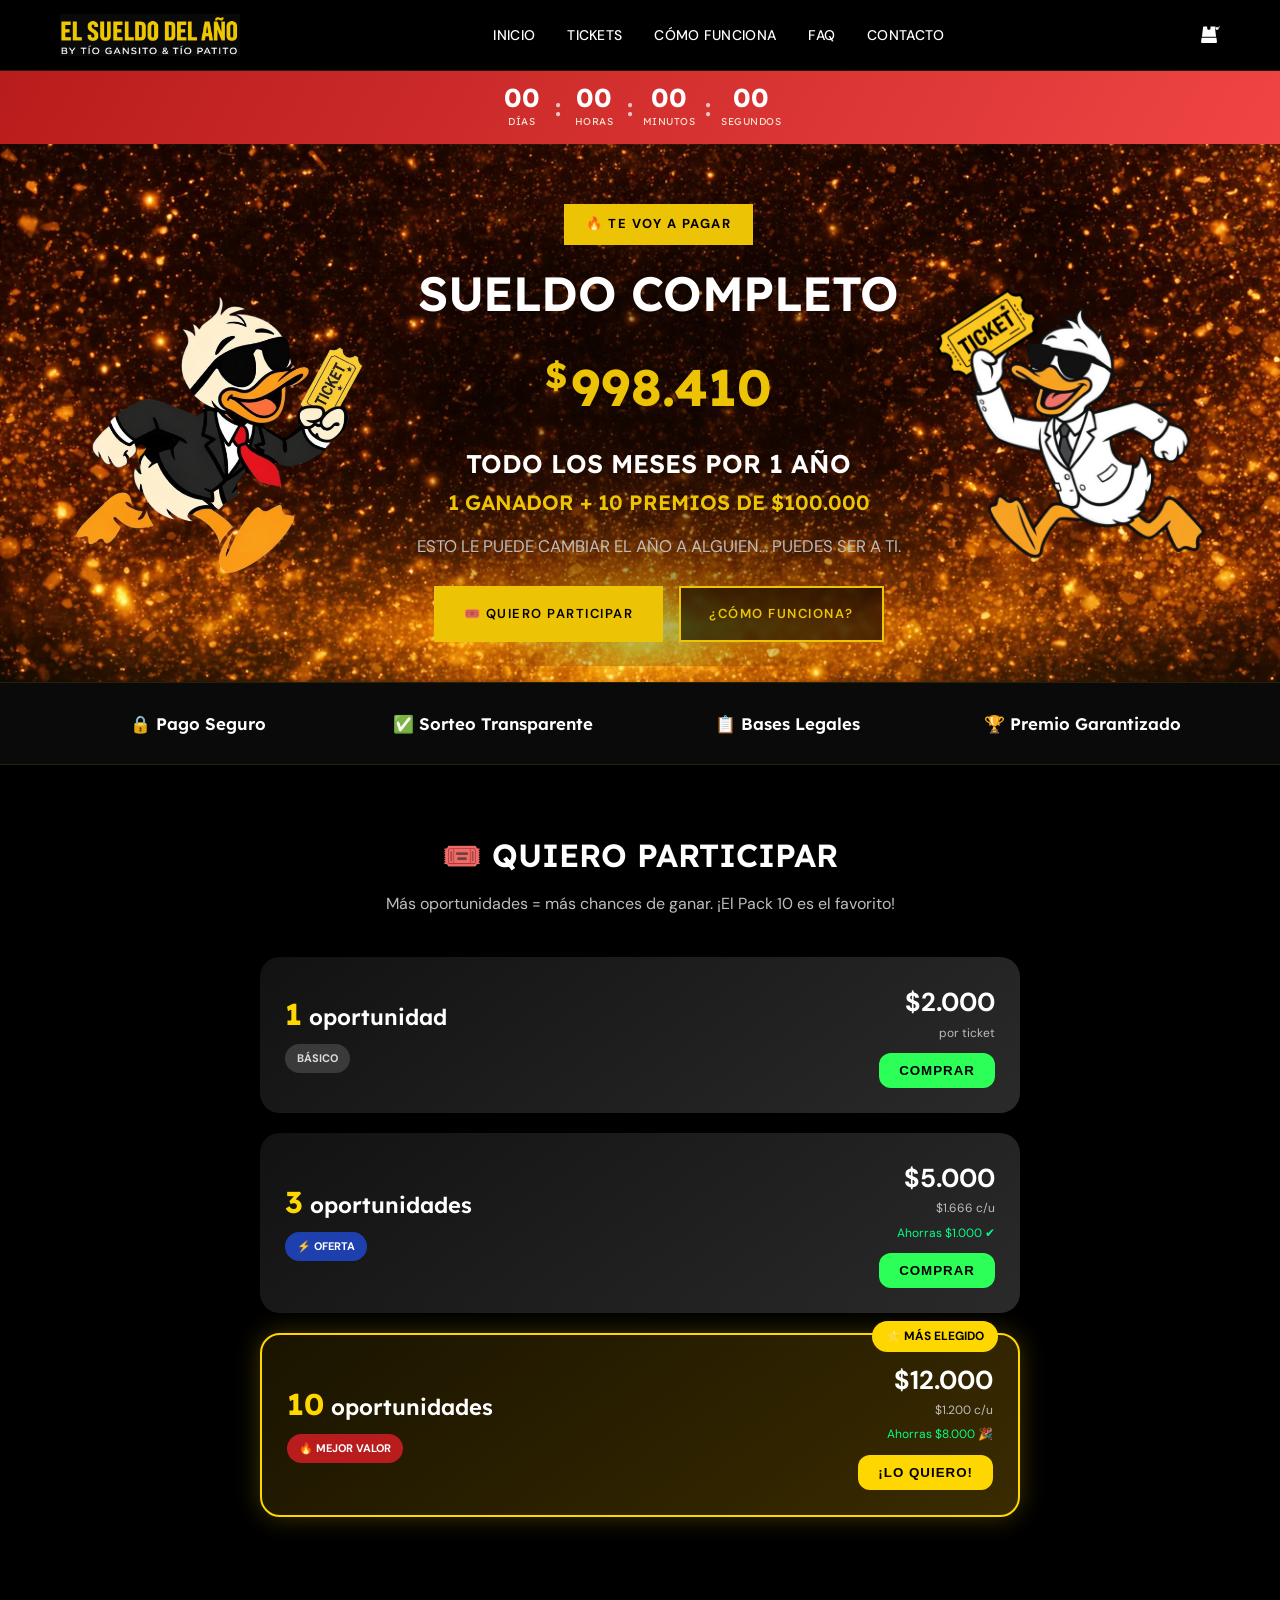
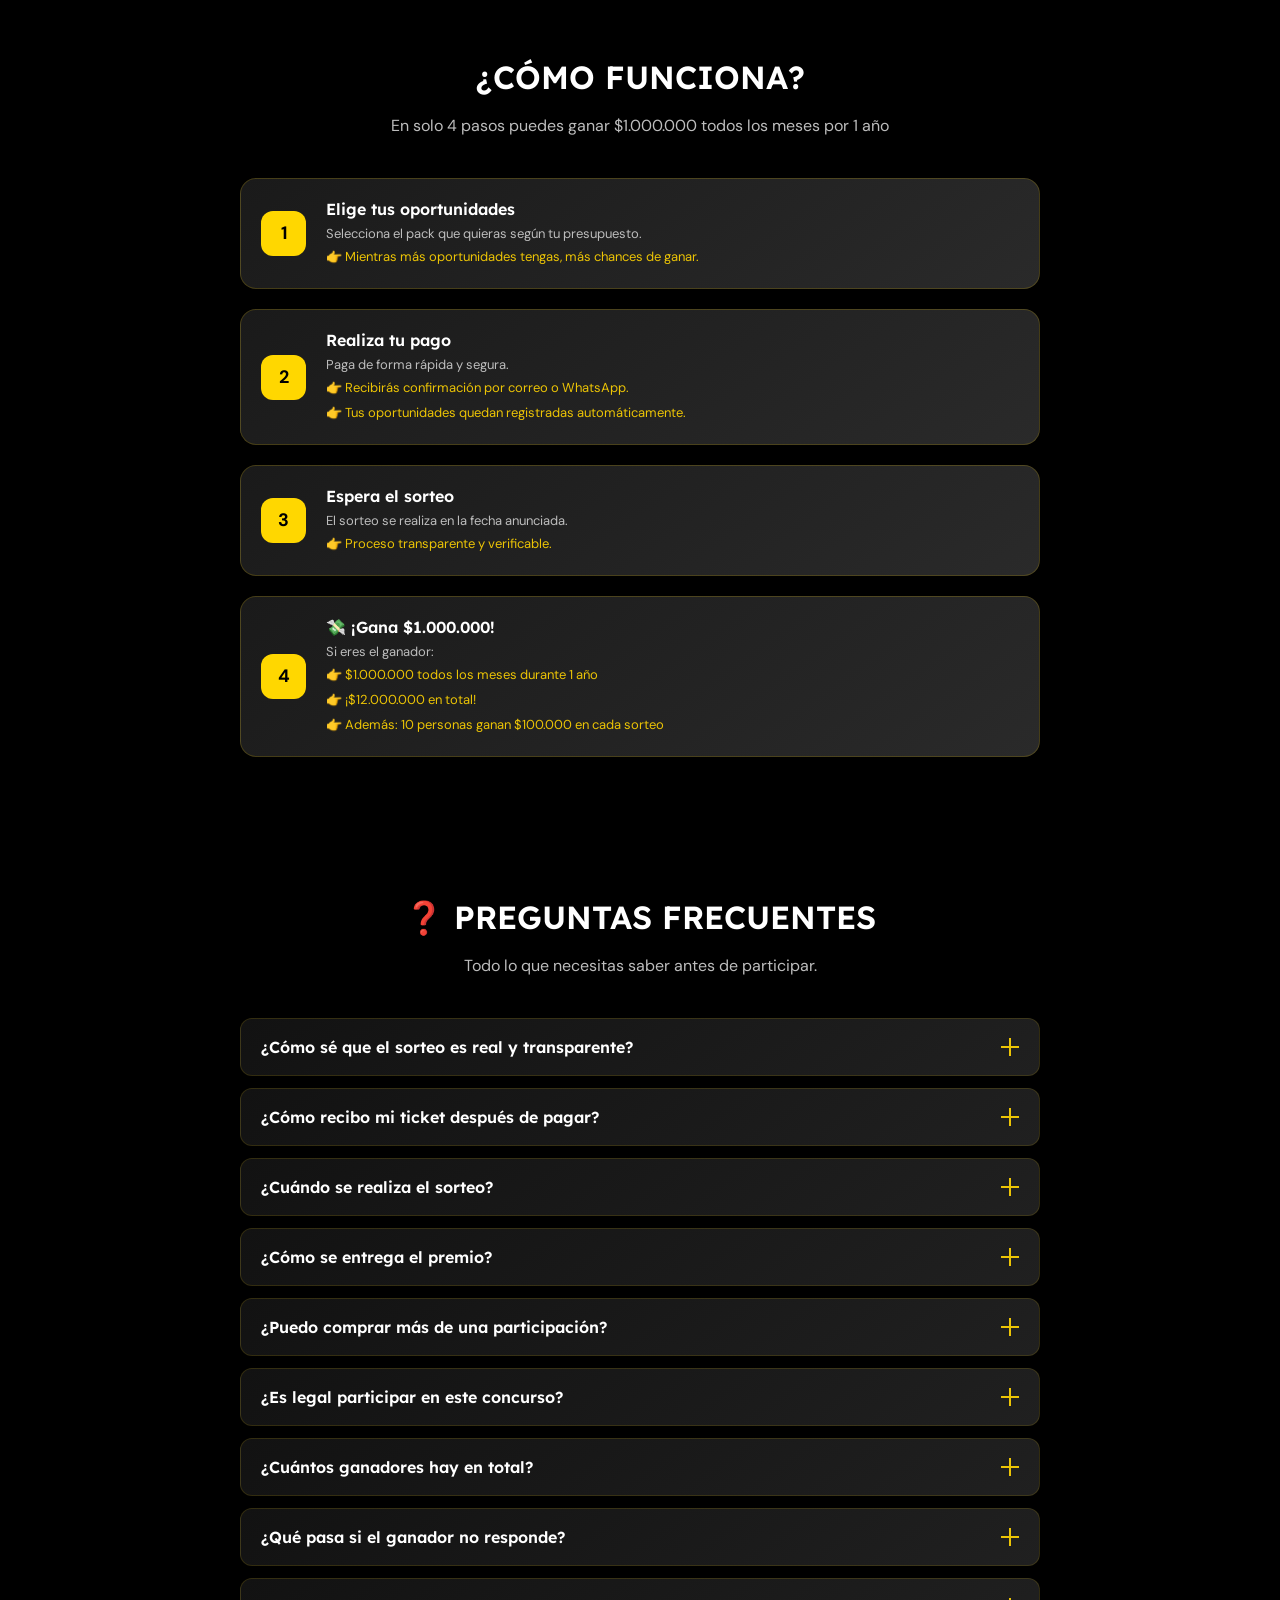
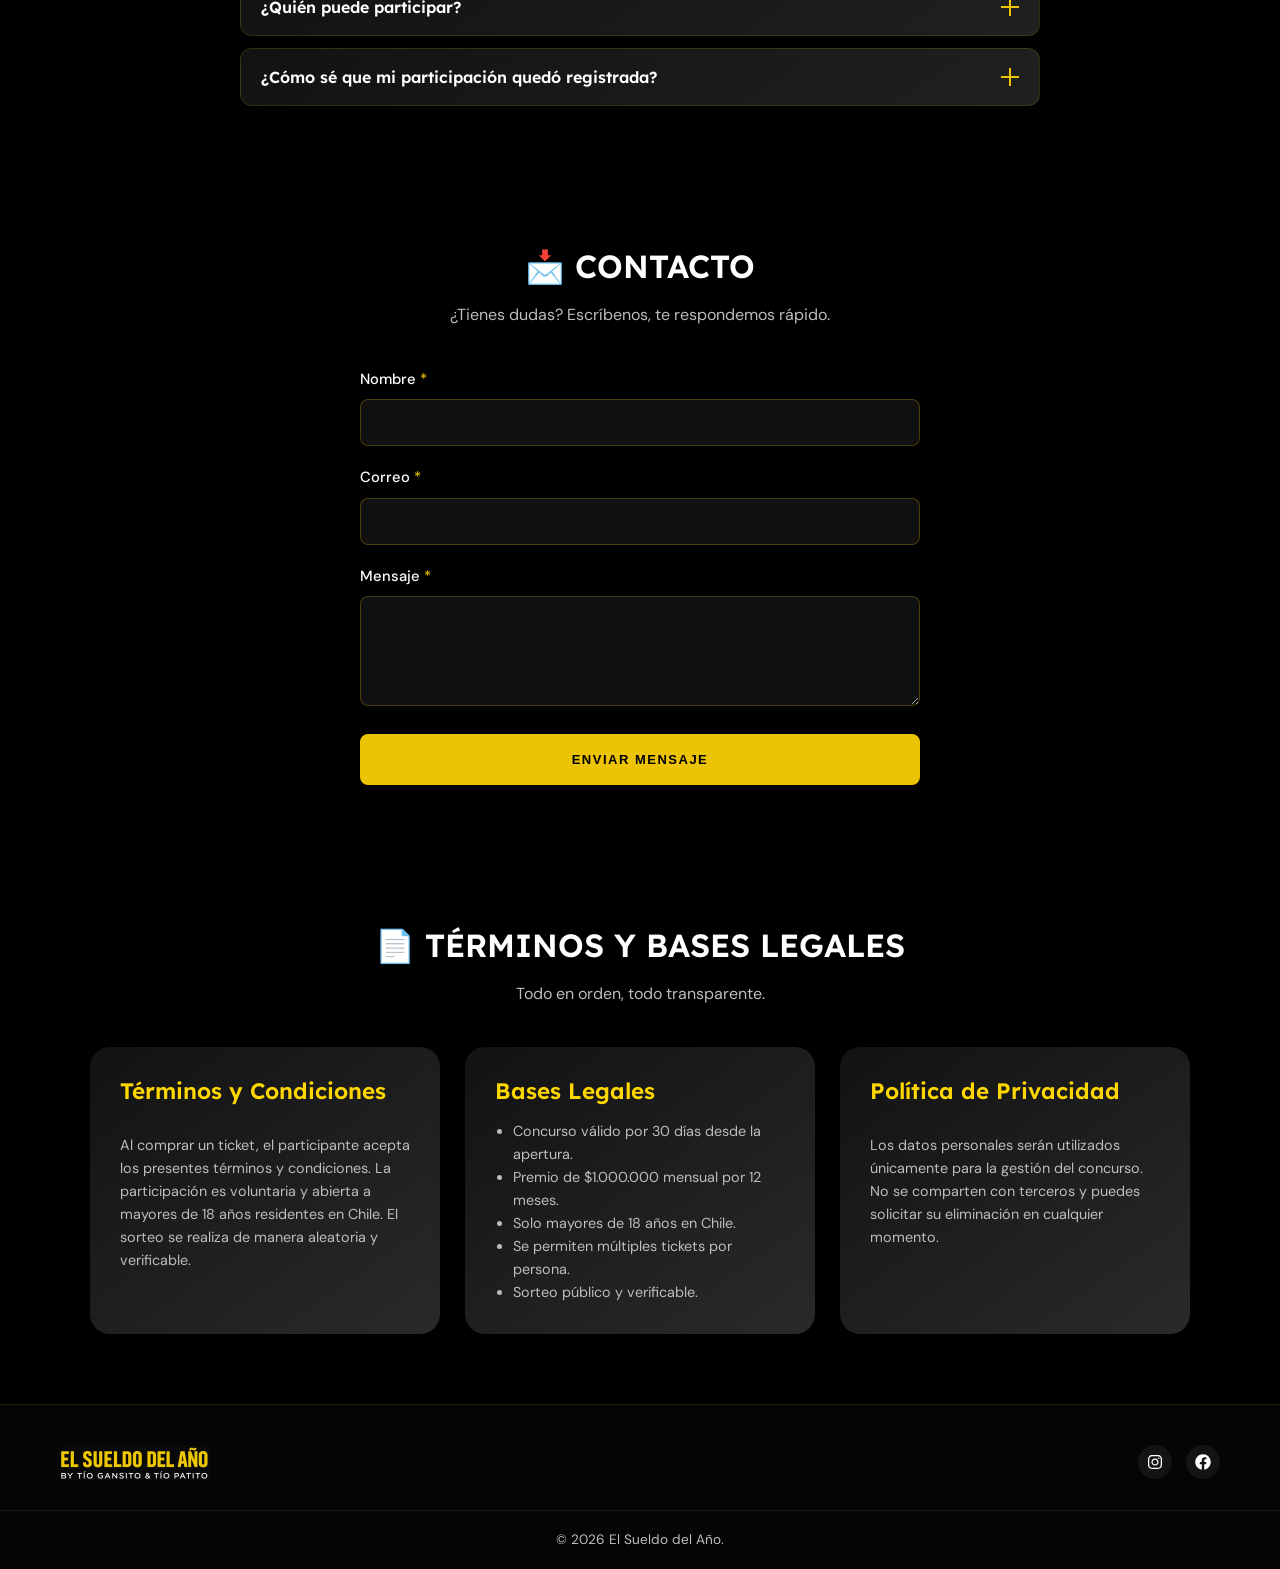
<file: index.html>
<!DOCTYPE html>
<html lang="es-CL">
<head>
<meta charset="UTF-8">
<meta name="viewport" content="width=device-width, initial-scale=1.0">
<title>Inicio - El Sueldo del Año | Pato Ganso</title>
<meta name="description" content="🔥 TE VOY A PAGAR SUELDO COMPLETO $1.000.000 TODOS LOS MESES POR 1 AÑO. 1 GANADOR + 10 PREMIOS DE $100.000. ESTO LE PUEDE CAMBIAR EL AÑO A ALGUIEN... PUEDES SER TÚ.">
<link rel="icon" type="image/png" sizes="32x32" href="assets/img/favicon-32.png">
<link rel="icon" type="image/png" sizes="192x192" href="assets/img/favicon.png">
<link rel="apple-touch-icon" href="assets/img/favicon.png">
<link rel="preconnect" href="https://fonts.googleapis.com">
<link rel="preconnect" href="https://fonts.gstatic.com" crossorigin>
<link href="https://fonts.googleapis.com/css2?family=DM+Sans:wght@400;500;700&family=Lexend:wght@600;700;800&display=swap" rel="stylesheet">
<link rel="stylesheet" href="assets/css/style.css">
</head>
<body>

<a class="skip-link" href="#content">Ir al contenido</a>

<div class="site" id="page">

<header class="site-header" id="masthead">
  <div class="header-inner ast-container">
    <div class="site-branding">
      <a href="#inicio" class="custom-logo-link" rel="home" aria-current="page">
        <img src="assets/img/logo.png" width="180" height="42" class="custom-logo" alt="Pato Ganso - El Sueldo del Año">
      </a>
    </div>

    <nav class="site-navigation" id="primary-navigation" aria-label="Navegación del sitio principal">
      <ul class="main-header-menu" id="primary-menu">
        <li><a href="#inicio" class="menu-link">Inicio</a></li>
        <li><a href="#ticket" class="menu-link">Tickets</a></li>
        <li><a href="#comofunciona" class="menu-link">Cómo funciona</a></li>
        <li><a href="#faq" class="menu-link">FAQ</a></li>
        <li><a href="#contacto" class="menu-link">Contacto</a></li>
      </ul>
    </nav>

    <div class="header-actions">
      <a href="#ticket" class="cart-container" aria-label="Ver carrito">
        <svg viewBox="0 0 100 100" class="cart-icon" aria-hidden="true"><path d="M84 62l2 20c0 1-.3 2-1 3-.8.8-1.7 1.2-2.8 1.2H18c-1.1 0-2-.4-2.8-1.2-.7-.9-1-1.9-1-3l2-20h67.8zM77 15l5 43H18l5-43c.1-1 .5-1.7 1.2-2.4.7-.6 1.5-.9 2.5-.9h15v7.5c0 2 .7 3.8 2.2 5.3 1.5 1.5 3.2 2.2 5.3 2.2 2 0 3.8-.7 5.3-2.2 1.5-1.5 2.2-3.2 2.2-5.3v-7.5h22.5v7.5c0 2 .7 3.8 2.2 5.3 1.5 1.5 3.2 2.2 5.3 2.2s3.8-.7 5.3-2.2c1.4-1.5 2.2-3.2 2.2-5.3v-7.5h15c1 0 1.8.3 2.5.9.6.7 1 1.4 1.1 2.4z"/></svg>
      </a>
      <button type="button" class="menu-toggle" id="menu-toggle" aria-expanded="false" aria-label="Alternar menú principal" aria-controls="primary-menu">
        <span class="bar"></span><span class="bar"></span><span class="bar"></span>
      </button>
    </div>
  </div>
</header>

<div id="content" class="site-content">

  <!-- COUNTDOWN STRIP -->
  <section class="countdown-strip" id="inicio">
    <div class="countdown-wrapper" data-due-date="1790514360">
      <div class="cd-item"><span class="cd-num" id="cd-days">00</span><span class="cd-label">Días</span></div>
      <div class="cd-sep">:</div>
      <div class="cd-item"><span class="cd-num" id="cd-hours">00</span><span class="cd-label">Horas</span></div>
      <div class="cd-sep">:</div>
      <div class="cd-item"><span class="cd-num" id="cd-minutes">00</span><span class="cd-label">Minutos</span></div>
      <div class="cd-sep">:</div>
      <div class="cd-item"><span class="cd-num" id="cd-seconds">00</span><span class="cd-label">Segundos</span></div>
    </div>
  </section>

  <!-- HERO -->
  <section class="hero">
    <div class="sparkle-field" id="sparkle-field" aria-hidden="true"></div>
    <div class="hero-inner ast-container">
      <div class="hero-mascot reveal" data-reveal>
        <img src="assets/img/mascot-duck-trim.png" alt="Tío Patito, mascota de Pato Ganso" loading="eager" width="649" height="642">
      </div>
      <div class="hero-copy reveal" data-reveal>
        <a href="#ticket" class="pill-btn">🔥 TE VOY A PAGAR</a>
        <h1 class="hero-title">SUELDO COMPLETO</h1>
        <div class="hero-counter">
          <span class="prefix">$</span><span class="counter-number" id="hero-counter" data-to="1000000">0</span>
        </div>
        <h2 class="hero-sub">TODO LOS MESES POR 1 AÑO</h2>
        <h2 class="hero-sub hero-accent">1 GANADOR + 10 PREMIOS DE $100.000</h2>
        <p class="hero-tagline">ESTO LE PUEDE CAMBIAR EL AÑO A ALGUIEN... PUEDES SER A TI.</p>
        <div class="hero-buttons">
          <a href="#ticket" class="btn btn-primary">🎟️ QUIERO PARTICIPAR</a>
          <a href="#comofunciona" class="btn btn-outline">¿cómo funciona?</a>
        </div>
      </div>
      <div class="hero-ticket-img reveal" data-reveal>
        <img src="assets/img/ticket-graphic-trim.png" alt="Ticket de participación El Sueldo del Año" width="624" height="624">
      </div>
    </div>
  </section>

  <!-- TRUST BADGES -->
  <section class="trust-badges">
    <div class="ast-container trust-grid">
      <div class="trust-item reveal" data-reveal><h3><span class="badge-emoji">🔒</span> Pago Seguro</h3></div>
      <div class="trust-item reveal" data-reveal><h3><span class="badge-emoji">✅</span> Sorteo Transparente</h3></div>
      <div class="trust-item reveal" data-reveal><h3><span class="badge-emoji">📋</span> Bases Legales</h3></div>
      <div class="trust-item reveal" data-reveal><h3><span class="badge-emoji">🏆</span> Premio Garantizado</h3></div>
    </div>
  </section>

  <span class="anchor" id="ticket"></span>

  <!-- PRICING / PACKS -->
  <section class="packs-section">
    <div class="ast-container">
      <h2 class="section-title">🎟️ QUIERO PARTICIPAR</h2>
      <p class="section-sub">Más oportunidades = más chances de ganar. ¡El Pack 10 es el favorito!</p>

      <div class="container packs-container">
        <a href="#ticket" class="card-link reveal" data-reveal data-pack="1" data-price="2000">
          <div class="card">
            <div class="left">
              <h2><span>1</span> oportunidad</h2>
              <div class="badge basic">BÁSICO</div>
            </div>
            <div class="right">
              <div class="price">$2.000</div>
              <div class="sub">por ticket</div>
              <button type="button">COMPRAR</button>
            </div>
          </div>
        </a>

        <a href="#ticket" class="card-link reveal" data-reveal data-pack="3" data-price="5000">
          <div class="card">
            <div class="left">
              <h2><span>3</span> oportunidades</h2>
              <div class="badge offer">⚡ OFERTA</div>
            </div>
            <div class="right">
              <div class="price">$5.000</div>
              <div class="sub">$1.666 c/u</div>
              <div class="save">Ahorras $1.000 ✔</div>
              <button type="button">COMPRAR</button>
            </div>
          </div>
        </a>

        <a href="#ticket" class="card-link reveal" data-reveal data-pack="10" data-price="12000">
          <div class="card highlight">
            <div class="top-label">⭐ MÁS ELEGIDO</div>
            <div class="left">
              <h2><span>10</span> oportunidades</h2>
              <div class="badge best">🔥 MEJOR VALOR</div>
            </div>
            <div class="right">
              <div class="price">$12.000</div>
              <div class="sub">$1.200 c/u</div>
              <div class="save">Ahorras $8.000 🎉</div>
              <button type="button" class="yellow">¡LO QUIERO!</button>
            </div>
          </div>
        </a>
      </div>
    </div>
  </section>

  <span class="anchor" id="comofunciona"></span>

  <!-- HOW IT WORKS -->
  <section class="how-section">
    <div class="ast-container">
      <h2 class="section-title">¿CÓMO FUNCIONA?</h2>
      <p class="section-sub">En solo 4 pasos puedes ganar $1.000.000 todos los meses por 1 año</p>

      <div class="steps-container">
        <div class="step reveal" data-reveal>
          <div class="step-number">1</div>
          <div class="step-content">
            <h3>Elige tus oportunidades</h3>
            <p>Selecciona el pack que quieras según tu presupuesto.</p>
            <span>👉 Mientras más oportunidades tengas, más chances de ganar.</span>
          </div>
        </div>
        <div class="step reveal" data-reveal>
          <div class="step-number">2</div>
          <div class="step-content">
            <h3>Realiza tu pago</h3>
            <p>Paga de forma rápida y segura.</p>
            <span>👉 Recibirás confirmación por correo o WhatsApp.</span>
            <span>👉 Tus oportunidades quedan registradas automáticamente.</span>
          </div>
        </div>
        <div class="step reveal" data-reveal>
          <div class="step-number">3</div>
          <div class="step-content">
            <h3>Espera el sorteo</h3>
            <p>El sorteo se realiza en la fecha anunciada.</p>
            <span>👉 Proceso transparente y verificable.</span>
          </div>
        </div>
        <div class="step reveal" data-reveal>
          <div class="step-number">4</div>
          <div class="step-content">
            <h3>💸 ¡Gana $1.000.000!</h3>
            <p>Si eres el ganador:</p>
            <span>👉 $1.000.000 todos los meses durante 1 año</span>
            <span>👉 ¡$12.000.000 en total!</span>
            <span>👉 Además: 10 personas ganan $100.000 en cada sorteo</span>
          </div>
        </div>
      </div>
    </div>
  </section>

  <span class="anchor" id="faq"></span>

  <!-- FAQ -->
  <section class="faq-section">
    <div class="ast-container">
      <h2 class="section-title">❓ PREGUNTAS FRECUENTES</h2>
      <p class="section-sub">Todo lo que necesitas saber antes de participar.</p>

      <div class="faq-wrapper" id="faq-wrapper">

        <div class="faq-item reveal" data-reveal>
          <button class="faq-question" aria-expanded="false">
            <span>¿Cómo sé que el sorteo es real y transparente?</span>
            <span class="faq-icon"></span>
          </button>
          <div class="faq-answer">
            <p>El sorteo se realizará en vivo y será transmitido públicamente.</p>
            <ul>
              <li>Podrás verlo en tiempo real a través de Instagram Live.</li>
              <li>Se utilizará una plataforma de sorteos para asegurar un proceso transparente, aleatorio y verificable.</li>
            </ul>
          </div>
        </div>

        <div class="faq-item reveal" data-reveal>
          <button class="faq-question" aria-expanded="false">
            <span>¿Cómo recibo mi ticket después de pagar?</span>
            <span class="faq-icon"></span>
          </button>
          <div class="faq-answer">
            <p>Una vez realizado el pago:</p>
            <ul>
              <li>Recibirás una confirmación por correo o WhatsApp.</li>
              <li>Tus oportunidades quedarán registradas automáticamente para el sorteo.</li>
            </ul>
          </div>
        </div>

        <div class="faq-item reveal" data-reveal>
          <button class="faq-question" aria-expanded="false">
            <span>¿Cuándo se realiza el sorteo?</span>
            <span class="faq-icon"></span>
          </button>
          <div class="faq-answer">
            <p>El sorteo se realizará en la fecha anunciada en la página.</p>
            <ul><li>Siempre será informado con anticipación.</li></ul>
          </div>
        </div>

        <div class="faq-item reveal" data-reveal>
          <button class="faq-question" aria-expanded="false">
            <span>¿Cómo se entrega el premio?</span>
            <span class="faq-icon"></span>
          </button>
          <div class="faq-answer">
            <p>El ganador será contactado directamente.</p>
            <ul><li>El pago se realizará de forma segura mediante transferencia bancaria.</li></ul>
          </div>
        </div>

        <div class="faq-item reveal" data-reveal>
          <button class="faq-question" aria-expanded="false">
            <span>¿Puedo comprar más de una participación?</span>
            <span class="faq-icon"></span>
          </button>
          <div class="faq-answer">
            <p>Sí, puedes adquirir todas las oportunidades que quieras.</p>
            <ul><li>Mientras más participes, más chances tienes de ganar.</li></ul>
          </div>
        </div>

        <div class="faq-item reveal" data-reveal>
          <button class="faq-question" aria-expanded="false">
            <span>¿Es legal participar en este concurso?</span>
            <span class="faq-icon"></span>
          </button>
          <div class="faq-answer">
            <p>Sí, este es un concurso promocional con bases y condiciones publicadas.</p>
            <ul><li>Puedes revisarlas en la sección de "Bases Legales".</li></ul>
          </div>
        </div>

        <div class="faq-item reveal" data-reveal>
          <button class="faq-question" aria-expanded="false">
            <span>¿Cuántos ganadores hay en total?</span>
            <span class="faq-icon"></span>
          </button>
          <div class="faq-answer">
            <p>Hay 1 ganador principal que recibe $1.000.000 mensuales por 1 año.</p>
            <ul><li>Y además, 10 ganadores de $100.000 por sorteo.</li></ul>
          </div>
        </div>

        <div class="faq-item reveal" data-reveal>
          <button class="faq-question" aria-expanded="false">
            <span>¿Qué pasa si el ganador no responde?</span>
            <span class="faq-icon"></span>
          </button>
          <div class="faq-answer">
            <p>El ganador seguirá siendo válido aunque no responda de inmediato.</p>
            <ul>
              <li>Se intentará contactar por los medios registrados (correo o WhatsApp).</li>
              <li>Una vez confirmado, se coordinará la entrega del premio.</li>
            </ul>
          </div>
        </div>

        <div class="faq-item reveal" data-reveal>
          <button class="faq-question" aria-expanded="false">
            <span>¿Quién puede participar?</span>
            <span class="faq-icon"></span>
          </button>
          <div class="faq-answer">
            <p>Pueden participar todas las personas mayores de 18 años dentro de Chile.</p>
          </div>
        </div>

        <div class="faq-item reveal" data-reveal>
          <button class="faq-question" aria-expanded="false">
            <span>¿Cómo sé que mi participación quedó registrada?</span>
            <span class="faq-icon"></span>
          </button>
          <div class="faq-answer">
            <p>Recibirás una confirmación por correo o WhatsApp.</p>
            <ul><li>Esto asegura que tus oportunidades fueron registradas correctamente.</li></ul>
          </div>
        </div>

      </div>
    </div>
  </section>

  <span class="anchor" id="contacto"></span>

  <!-- CONTACT -->
  <section class="contact-section">
    <div class="ast-container">
      <h2 class="section-title">📩 CONTACTO</h2>
      <p class="section-sub">¿Tienes dudas? Escríbenos, te respondemos rápido.</p>

      <form class="contact-form" id="contact-form" novalidate>
        <p class="form-message" id="form-message" hidden></p>

        <div class="form-row">
          <label for="cf-name">Nombre <span class="required">*</span></label>
          <input type="text" id="cf-name" name="nombre" required maxlength="100">
          <span class="field-error">Este campo es obligatorio.</span>
        </div>

        <div class="form-row">
          <label for="cf-email">Correo <span class="required">*</span></label>
          <input type="email" id="cf-email" name="correo" required>
          <span class="field-error">Este campo es obligatorio.</span>
        </div>

        <div class="form-row">
          <label for="cf-message">Mensaje <span class="required">*</span></label>
          <textarea id="cf-message" name="mensaje" rows="4" required></textarea>
          <span class="field-error">Este campo es obligatorio.</span>
        </div>

        <button type="submit" class="btn btn-primary submit-btn">Enviar mensaje</button>
      </form>
    </div>
  </section>

  <!-- LEGAL -->
  <section class="legal-section-wrap">
    <div class="ast-container">
      <h2 class="section-title">📄 TÉRMINOS Y BASES LEGALES</h2>
      <p class="section-sub">Todo en orden, todo transparente.</p>

      <div class="legal-section">
        <div class="legal-container">
          <div class="legal-card reveal" data-reveal>
            <h3>Términos y Condiciones</h3>
            <p>Al comprar un ticket, el participante acepta los presentes términos y condiciones. La participación es voluntaria y abierta a mayores de 18 años residentes en Chile. El sorteo se realiza de manera aleatoria y verificable.</p>
          </div>

          <div class="legal-card reveal" data-reveal>
            <h3>Bases Legales</h3>
            <ul>
              <li>Concurso válido por 30 días desde la apertura.</li>
              <li>Premio de $1.000.000 mensual por 12 meses.</li>
              <li>Solo mayores de 18 años en Chile.</li>
              <li>Se permiten múltiples tickets por persona.</li>
              <li>Sorteo público y verificable.</li>
            </ul>
          </div>

          <div class="legal-card reveal" data-reveal>
            <h3>Política de Privacidad</h3>
            <p>Los datos personales serán utilizados únicamente para la gestión del concurso. No se comparten con terceros y puedes solicitar su eliminación en cualquier momento.</p>
          </div>
        </div>
      </div>
    </div>
  </section>

</div><!-- #content -->

<footer class="site-footer" id="colophon">
  <div class="footer-inner ast-container">
    <div class="footer-logo">
      <img src="assets/img/logo.png" alt="Pato Ganso - El Sueldo del Año" width="150" height="35">
    </div>
    <div class="footer-social">
      <a href="#" aria-label="Instagram" class="social-icon instagram" rel="noopener noreferrer">
        <svg viewBox="0 0 448 512" aria-hidden="true"><path d="M224.1 141c-63.6 0-114.9 51.3-114.9 114.9s51.3 114.9 114.9 114.9S339 319.5 339 255.9 287.7 141 224.1 141zm0 189.6c-41.1 0-74.7-33.5-74.7-74.7s33.5-74.7 74.7-74.7 74.7 33.5 74.7 74.7-33.6 74.7-74.7 74.7zm146.4-194.3c0 14.9-12 26.8-26.8 26.8-14.9 0-26.8-12-26.8-26.8s12-26.8 26.8-26.8 26.8 12 26.8 26.8zm76.1 27.2c-1.7-35.9-9.9-67.7-36.2-93.9-26.2-26.2-58-34.4-93.9-36.2-37-2.1-147.9-2.1-184.9 0-35.8 1.7-67.6 9.9-93.9 36.1s-34.4 58-36.2 93.9c-2.1 37-2.1 147.9 0 184.9 1.7 35.9 9.9 67.7 36.2 93.9s58 34.4 93.9 36.2c37 2.1 147.9 2.1 184.9 0 35.9-1.7 67.7-9.9 93.9-36.2 26.2-26.2 34.4-58 36.2-93.9 2.1-37 2.1-147.8 0-184.8zM398.8 388c-7.8 19.6-22.9 34.7-42.6 42.6-29.5 11.7-99.5 9-132.1 9s-102.7 2.6-132.1-9c-19.6-7.8-34.7-22.9-42.6-42.6-11.7-29.5-9-99.5-9-132.1s-2.6-102.7 9-132.1c7.8-19.6 22.9-34.7 42.6-42.6 29.5-11.7 99.5-9 132.1-9s102.7-2.6 132.1 9c19.6 7.8 34.7 22.9 42.6 42.6 11.7 29.5 9 99.5 9 132.1s2.7 102.7-9 132.1z"/></svg>
      </a>
      <a href="#" aria-label="Facebook" class="social-icon facebook" rel="noopener noreferrer">
        <svg viewBox="0 0 512 512" aria-hidden="true"><path d="M504 256C504 119 393 8 256 8S8 119 8 256c0 123.78 90.69 226.38 209.25 245V327.69h-63V256h63v-54.64c0-62.15 37-96.48 93.67-96.48 27.14 0 55.52 4.84 55.52 4.84v61h-31.28c-30.8 0-40.41 19.12-40.41 38.73V256h68.78l-11 71.69h-57.78V501C413.31 482.38 504 379.78 504 256z"/></svg>
      </a>
    </div>
  </div>
  <div class="footer-below">
    <p>&copy; 2026 El Sueldo del Año.</p>
  </div>
</footer>

</div><!-- #page -->

<button id="scroll-top" class="scroll-top" aria-label="Volver arriba" hidden>
  <svg viewBox="0 0 24 14" aria-hidden="true"><path d="M1 13l11-11 11 11" stroke="currentColor" stroke-width="2.5" fill="none" stroke-linecap="round" stroke-linejoin="round"/></svg>
</button>

<div class="mobile-overlay" id="mobile-overlay"></div>

<script src="assets/js/main.js"></script>
</body>
</html>
</file>
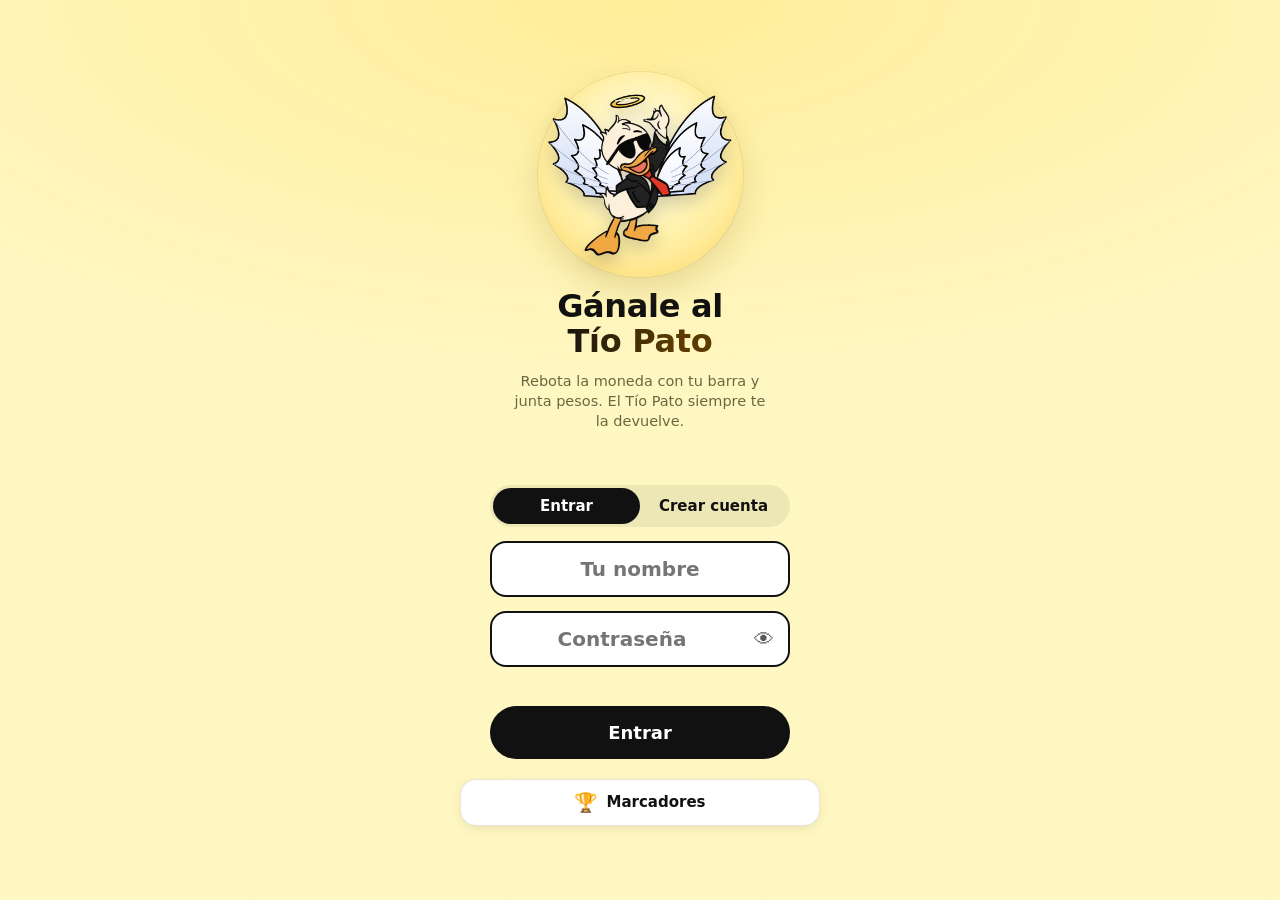
<file: juego/index.html>
<!doctype html>
<html lang="es">
<head>
<meta charset="utf-8">
<meta name="viewport" content="width=device-width, initial-scale=1, maximum-scale=1, user-scalable=no, viewport-fit=cover">
<title>Gánale al Tío Pato</title>
<meta name="description" content="Rebota el billete contra el Tío Pato: empieza como un ángel amistoso y termina convertido en diablo. Juega en línea o instálalo en tu celular.">
<meta name="theme-color" content="#fff7c2" id="themeColor">
<meta name="mobile-web-app-capable" content="yes">
<meta name="apple-mobile-web-app-capable" content="yes">
<meta name="apple-mobile-web-app-title" content="Tío Pato">
<meta name="apple-mobile-web-app-status-bar-style" content="default">
<meta name="format-detection" content="telephone=no">
<link rel="manifest" href="manifest.webmanifest">
<link rel="icon" type="image/png" sizes="32x32" href="icons/favicon-32.png">
<link rel="icon" type="image/png" sizes="64x64" href="icons/favicon-64.png">
<link rel="apple-touch-icon" href="icons/apple-touch-icon.png">
<style>
  :root {
    --bg: #fff7c2;
    --ink: #111;
    --score: #a3a07a;
    --ghost: rgba(140, 130, 50, .38);
    --lose: #c0392b;
    --card: #fffdf0;
    --line: rgba(120, 110, 40, .18);
  }
  * { box-sizing: border-box; -webkit-tap-highlight-color: transparent; }
  html, body {
    margin: 0; height: 100%; background: var(--bg); color: var(--ink);
    transition: background-color .9s ease;
    font-family: ui-rounded, "SF Pro Rounded", system-ui, -apple-system, "Segoe UI", Roboto, sans-serif;
    overflow: hidden; overscroll-behavior: none;
    -webkit-user-select: none; user-select: none; -webkit-touch-callout: none; touch-action: manipulation;
  }
  #app { position: fixed; inset: 0; display: flex; flex-direction: column; }
  body.end { background: linear-gradient(180deg, #7b3ff2 0%, #b21ee0 55%, #e0149f 100%); transition: none; }
  body.end #close svg, body.hell #close svg { stroke: #fff; }
  body.end .num, body.hell .num { color: rgba(255,255,255,.78); }
  body.hell { --ghost: rgba(255,255,255,.12); }

  /* ---------- franja de puntajes: compacta y encima del juego, para que el Pato quede en lo más alto ---------- */
  header {
    position: absolute; left: 0; right: 0; top: 0; z-index: 3; pointer-events: none;
    display: flex; align-items: center; justify-content: center; gap: 12px;
    padding: calc(env(safe-area-inset-top) + 20px) 16px 0;
    height: calc(env(safe-area-inset-top) + 66px);
  }
  body:not(.ingame) header { display: none; }
  #close {
    position: absolute; left: max(10px, env(safe-area-inset-left)); top: calc(env(safe-area-inset-top) + 16px); pointer-events: auto;
    width: 40px; height: 40px; border: 0; background: none; cursor: pointer; padding: 9px;
  }
  #close svg { width: 100%; height: 100%; stroke: var(--ink); stroke-width: 2.2; stroke-linecap: round; }
  .num {
    min-width: 3ch; font-size: 24px; font-weight: 800; letter-spacing: .02em;
    color: var(--score); font-variant-numeric: tabular-nums; text-align: center;
    transition: color .2s, transform .15s;
  }
  .num.bump { transform: scale(1.22); color: #6d6a3d; }
  .avatars { display: flex; position: relative; }
  .avatar {
    position: relative; width: 44px; height: 44px; border-radius: 50%;
    display: grid; place-items: center; font-size: 24px;
    border: 2px solid #fff; box-shadow: 0 1px 4px rgba(0,0,0,.15);
  }
  .avatar.me { background: radial-gradient(circle at 35% 30%, #4a4a4a, #151515); z-index: 1; color: #fff; font-weight: 800; font-size: 20px; }
  .avatar.bot { background: radial-gradient(circle at 35% 30%, #e8e8e8, #8d8d8d); margin-left: -7px; overflow: visible; }
  .avatar.bot.pic { background: radial-gradient(circle at 50% 45%, #cfd3dc, #6f7380); }
  .avatar.bot #botFace { position: relative; display: block; width: 100%; height: 100%; border-radius: 50%; overflow: hidden; display: grid; place-items: center; }
  .avatar.bot .ava { position: absolute; width: var(--avW, 142px); max-width: none; height: auto; left: var(--avL, -47px); top: var(--avT, -56px); pointer-events: none; }
  .avatar.bot .ava.horns { transition: opacity .5s; }
  .crown {
    position: absolute; top: -20px; left: 50%; font-size: 25px; line-height: 1;
    transform: translateX(-50%) scale(0); transition: transform .25s cubic-bezier(.3,1.6,.5,1);
    pointer-events: none; z-index: 2;
  }
  .avatar.lead .crown { transform: translateX(-50%) scale(1); }

  /* ---------- zona de juego ---------- */
  #arena { position: absolute; inset: 0; z-index: 1; touch-action: none; }
  #arena.jolt { animation: jolt .16s linear; }
  @keyframes jolt { 20% { transform: translate(4px, -3px); } 40% { transform: translate(-4px, 3px); } 60% { transform: translate(3px, 2px); } 80% { transform: translate(-2px, -2px); } }
  #big {
    position: absolute; inset: 0; display: grid; place-items: center;
    font-size: min(46vw, 24vh, 260px); font-weight: 400; color: var(--ghost);
    pointer-events: none; z-index: 0; transform: translateY(-4%);
  }
  #big.tick { animation: tick .9s ease-out; }
  @keyframes tick { 0% { transform: translateY(-4%) scale(1.25); opacity: .2; } 100% { transform: translateY(-4%) scale(1); opacity: 1; } }
  #fx { position: absolute; left: 0; top: 0; z-index: 1; pointer-events: none; }

  #target {
    position: absolute; left: 0; top: 0; z-index: 2;
    width: calc(56px * var(--k, 1)); height: calc(56px * var(--k, 1)); line-height: 1; will-change: transform; pointer-events: none;
    filter: drop-shadow(0 5px 5px rgba(0,0,0,.14));
  }

  /* ----- El Tío Pato: ángel amistoso → desafiante → enojado → diablo -----
     Variables: --angel / --devil (0..1, qué capas se ven) · --anger (0..1) · --shake · --flap (velocidad de aleteo). */
  #duck { position: absolute; left: 0; top: var(--duck-top, 26px); z-index: 1; width: calc(141px * var(--k, 1) * var(--dw, 1)); height: calc(170px * var(--k, 1)); pointer-events: none; visibility: hidden; will-change: transform; --angel: 1; --devil: 0; --anger: 0; --shake: 0px; --flap: 1.5s; }
  #duck .rig { position: relative; width: 100%; height: 100%; }
  #duck.mad .rig { animation: fume .11s linear infinite; }
  #duck .ly { position: absolute; left: 0; top: 0; width: 100%; height: 100%; display: block; -webkit-user-drag: none; transition: opacity .6s; }
  #duck .angel { opacity: var(--angel); }
  #duck .devil { opacity: var(--devil); }
  #duck .face { opacity: 0; transition: opacity .35s; }
  #duck[data-face="0"] .f0, #duck[data-face="1"] .f1, #duck[data-face="2"] .f2, #duck[data-face="3"] .f3 { opacity: 1; }
  #duck .wl { transform-origin: var(--wl, 43.5% 64.5%); animation: flapL var(--flap) ease-in-out infinite; }
  #duck .wr { transform-origin: var(--wr, 59% 63.7%); animation: flapR var(--flap) ease-in-out infinite; }
  #duck .stat { object-fit: contain; object-position: 50% 100%; transform-origin: 50% 90%; animation: statBob 1.8s ease-in-out infinite; filter: saturate(calc(1 + var(--devil) * .3)) drop-shadow(0 0 calc(var(--anger) * 10px) rgba(255, 50, 20, .95)); }
  @keyframes statBob { 50% { transform: translateY(-4px) rotate(1.2deg); } }
  #duck .halo { animation: bob 2.4s ease-in-out infinite; filter: drop-shadow(0 0 7px rgba(255, 214, 70, .95)); }
  #duck.mad .halo { animation: bob 2.4s ease-in-out infinite, flicker .3s steps(2) infinite; }
  #duck .horns { filter: drop-shadow(0 0 5px rgba(255, 60, 20, .8)); }
  #duck .trident { transform-origin: var(--tr, 60.3% 35.5%); animation: wave 1.6s ease-in-out infinite; filter: drop-shadow(0 0 6px rgba(255, 70, 20, .95)); }
  #duck .tail { transform-origin: var(--tail, 40% 76%); animation: sway .9s ease-in-out infinite; }
  #duck[data-face="3"] .f3 { filter: drop-shadow(0 0 9px rgba(255, 80, 20, .85)); }
  #duckFace { display: grid; place-items: center; width: 100%; height: 100%; font-size: calc(52px * var(--k, 1)); }
  #steam { position: absolute; left: var(--sx, 58%); top: var(--sy, 22%); font-size: calc(26px * var(--k, 1)); opacity: clamp(0, calc(var(--anger) * 2.2 - .1), 1); animation: puff .7s ease-in-out infinite; }
  @keyframes flapL { 50% { transform: rotate(calc(8deg + var(--anger) * 6deg)); } }
  @keyframes flapR { 50% { transform: rotate(calc(-8deg - var(--anger) * 6deg)); } }
  @keyframes bob { 50% { transform: translateY(-4px); } }
  @keyframes flicker { 50% { opacity: .35; } }
  @keyframes wave { 50% { transform: rotate(4deg); } }
  @keyframes sway { 50% { transform: rotate(9deg); } }
  @keyframes fume { 25% { translate: calc(var(--shake) * -1) 0; } 75% { translate: var(--shake) 0; } }
  @keyframes swing { 30% { transform: rotate(-12deg) translateY(6px) scale(1.06); } 100% { transform: none; } }
  @keyframes puff { 50% { transform: scale(1.25) rotate(8deg); } }
  #duck .rig.swing { animation: swing .26s ease-out; }
  #bubble {
    position: absolute; top: 100%; left: 50%; transform: translateX(calc(-50% + var(--bx, 0px))); scale: .85; transform-origin: top center;
    white-space: nowrap; font-size: clamp(12px, 3.6vw, 14px); font-weight: 800; color: #111; background: #fff; padding: 6px 12px;
    border-radius: 14px; box-shadow: 0 3px 10px rgba(0,0,0,.18); opacity: 0; transition: opacity .2s, scale .2s;
  }
  #bubble::before { content: ""; position: absolute; left: calc(50% - var(--bx, 0px)); top: -5px; width: 10px; height: 10px; background: #fff; transform: translateX(-50%) rotate(45deg); }
  #bubble.on { opacity: 1; scale: 1; }
  body.hell #bubble { background: #2a0608; color: #ffb199; box-shadow: 0 0 14px rgba(255, 70, 20, .6); }
  body.hell #bubble::before { background: #2a0608; }

  #paddle {
    position: absolute; left: 0; top: 0; height: calc(16px * var(--k, 1)); border-radius: 999px; background: #111; z-index: 2;
    visibility: hidden; will-change: transform; box-shadow: 0 5px 12px rgba(0,0,0,.22);
    transition: height .08s, margin-top .08s;
  }
  #paddle.hit { height: calc(11px * var(--k, 1)); margin-top: calc(3px * var(--k, 1)); }

  .pop {
    position: absolute; z-index: 4; font-weight: 800; font-size: 22px; color: #6d6a3d;
    pointer-events: none; animation: pop .6s ease-out forwards;
  }
  body.hell .pop { color: #ffb199; }
  @keyframes pop { from { opacity: 1; transform: translate(-50%, -10px); } to { opacity: 0; transform: translate(-50%, -64px); } }

  /* ---------- pantallas (inicio / final / marcadores) ---------- */
  .screen {
    position: absolute; inset: 0; z-index: 5; display: none; flex-direction: column;
    align-items: center; justify-content: center; gap: 10px; text-align: center;
    padding: calc(env(safe-area-inset-top) + 60px) max(20px, env(safe-area-inset-right)) calc(env(safe-area-inset-bottom) + 20px) max(20px, env(safe-area-inset-left));
    background: rgba(255, 247, 194, .96); overflow-y: auto; -webkit-overflow-scrolling: touch;
  }
  .screen > * { flex-shrink: 0; }
  .screen::before, .screen::after { content: ""; margin: auto; }
  .screen.show { display: flex; }
  .screen h1 { margin: 0; font-size: 32px; font-weight: 800; line-height: 1.1; }
  .screen p { margin: 0; color: #6b6840; font-size: 16px; max-width: 30ch; line-height: 1.4; }
  .hero { display: inline-block; height: clamp(96px, 19vh, 150px); animation: float 2.2s ease-in-out infinite; filter: drop-shadow(0 8px 8px rgba(0,0,0,.15)); }
  .hero img { height: 100%; width: auto; display: block; }
  @keyframes float { 50% { transform: translateY(-10px) rotate(-2deg); } }
  .btn {
    margin-top: 10px; border: 0; cursor: pointer; background: #111; color: #fff;
    font: inherit; font-size: 18px; font-weight: 700; padding: 16px 44px; border-radius: 999px;
    transition: transform .1s;
  }
  .btn:active { transform: scale(.96); }
  .btn.ghost { background: transparent; color: var(--ink); border: 2px solid var(--ink); margin-top: 0; padding: 12px 32px; font-size: 16px; }
  .best { font-size: 14px; color: #8a8658; min-height: 1.2em; }
  .status { font-size: 14px; color: #6b6840; min-height: 1.3em; }
  .status.err { color: var(--lose); }

  #name, .field {
    width: min(100%, 300px); font: inherit; font-size: 20px; font-weight: 700; text-align: center;
    padding: 14px 16px; border-radius: 16px; border: 2px solid var(--ink); background: #fff; color: var(--ink);
    outline: none; -webkit-user-select: text; user-select: text; margin-top: 6px;
  }
  #name:focus, .field:focus { box-shadow: 0 0 0 4px rgba(17,17,17,.12); }
  #name.shake, .field.shake { animation: shake .35s; border-color: var(--lose); }
  /* inicio de sesión */
  .authbox { display: flex; flex-direction: column; align-items: center; gap: 8px; width: 100%; }
  .authbox[hidden], #userBox[hidden], #logout[hidden], #name[hidden], #play[hidden] { display: none; }
  .seg { display: flex; width: min(100%, 300px); background: rgba(0,0,0,.07); border-radius: 999px; padding: 3px; }
  .seg button { flex: 1; border: 0; background: none; font: inherit; font-size: 15px; font-weight: 700; color: var(--ink); padding: 9px 6px; border-radius: 999px; cursor: pointer; }
  .seg button.on { background: #111; color: #fff; }
  .pw { position: relative; width: min(100%, 300px); }
  .pw .field { width: 100%; padding-right: 52px; }
  #eye { position: absolute; right: 6px; top: calc(50% + 3px); transform: translateY(-50%); width: 40px; height: 40px; border: 0; background: none; font-size: 20px; cursor: pointer; opacity: .65; }
  .authbox .btn { margin-top: 4px; width: min(100%, 300px); }
  .authbox .btn:disabled { opacity: .55; }
  #authMsg { min-height: 1.3em; max-width: 32ch; text-align: center; }
  .hello { font-size: 20px; font-weight: 800; }
  .link { background: none; border: 0; font: inherit; font-size: 14px; font-weight: 600; color: #6b6840; cursor: pointer; padding: 6px; text-decoration: underline; }
  @keyframes shake { 25% { transform: translateX(-8px); } 75% { transform: translateX(8px); } }

  /* final: pantalla morada con lluvia de billetes */
  #result { background: transparent; overflow: hidden; gap: 6px; color: #fff; }
  #result > * { position: relative; z-index: 1; }
  #result .rain { position: absolute; inset: 0; z-index: 0; pointer-events: none; overflow: hidden; }
  .rain span { position: absolute; top: -60px; animation: fall linear infinite; }
  @keyframes fall { to { transform: translateY(115vh) rotate(540deg); } }
  .verdict { font-size: 24px; font-weight: 800; text-shadow: 0 2px 12px rgba(0,0,0,.25); }
  .final { font-size: 72px; font-weight: 800; line-height: 1; text-shadow: 0 2px 12px rgba(0,0,0,.25); font-variant-numeric: tabular-nums; }
  .final small { font-size: 28px; font-weight: 800; }
  .sub { white-space: pre-line; font-size: 15px; font-weight: 600; opacity: .95; text-shadow: 0 1px 6px rgba(60,0,90,.55); max-width: 32ch; }
  #result .hero { height: clamp(84px, 15vh, 128px); animation: none; }
  #result .btn { background: #111; width: min(100%, 340px); display: flex; align-items: center; justify-content: center; gap: 10px; }
  #result .btn.ghost { background: rgba(255,255,255,.14); color: #fff; border-color: rgba(255,255,255,.7); }
  #result .link { background: none; border: 0; color: #fff; font: inherit; font-size: 16px; font-weight: 600; padding: 10px; cursor: pointer; opacity: .9; }
  #result .status { color: rgba(255,255,255,.95); }
  #result .status.err { color: #ffd6d0; }
  #result .best { color: rgba(255,255,255,.85); }
  #result .status, #result .best, #result .link { text-shadow: 0 1px 6px rgba(60,0,90,.55); }
  #diagOut { margin: 0; width: min(100%, 340px); text-align: left; white-space: pre-wrap; word-break: break-word; font: 12px/1.45 ui-monospace, Menlo, Consolas, monospace; color: #fff; background: rgba(20,0,40,.55); border-radius: 12px; padding: 10px 12px; -webkit-user-select: text; user-select: text; }
  #diagOut[hidden], #diagBtn[hidden] { display: none; }

  /* ---------- marcadores ---------- */
  #board { justify-content: flex-start; gap: 8px; overflow: hidden; }
  #board::before, #board::after { display: none; }
  #board h1 { font-size: 28px; margin-top: 4px; }
  .board-note { font-size: 13px; color: #8a8658; min-height: 1.2em; max-width: 38ch; }
  #list {
    list-style: none; margin: 0; padding: 0; width: min(100%, 440px);
    flex: 1; min-height: 0; overflow-y: auto; -webkit-overflow-scrolling: touch;
    background: var(--card); border: 1px solid var(--line); border-radius: 18px;
  }
  #list li {
    display: grid; grid-template-columns: 44px 1fr auto; align-items: center; gap: 8px;
    padding: 12px 16px; border-bottom: 1px solid var(--line); text-align: left; font-size: 17px;
  }
  #list li:last-child { border-bottom: 0; }
  #list .rk { font-weight: 800; color: #8a8658; font-variant-numeric: tabular-nums; text-align: center; }
  #list .nm { font-weight: 700; overflow: hidden; text-overflow: ellipsis; white-space: nowrap; }
  #list .sc { font-weight: 800; font-variant-numeric: tabular-nums; }
  #list li.top .rk { font-size: 22px; }
  #list li.mine { background: #fff0a0; }
  #list .empty { display: block; text-align: center; color: #8a8658; padding: 28px 16px; }
  #backBoard { margin-top: 4px; }

  /* celulares bajitos (iPhone SE, Android compactos) */
  @media (max-height: 700px) {
    .screen { gap: 6px; }
    .screen h1 { font-size: 26px; }
    .screen p { font-size: 14px; }
    .btn { padding: 13px 38px; font-size: 17px; margin-top: 6px; }
    .btn.ghost { padding: 10px 28px; }
    .final { font-size: 58px; }
    #name { padding: 11px 14px; font-size: 18px; }
  }
  @media (max-width: 340px) { .num { font-size: 21px; min-width: 2.6ch; } header { gap: 8px; } }

  /* instalar la app */
  .sheet { position: fixed; inset: 0; z-index: 60; display: flex; align-items: flex-end; justify-content: center; background: rgba(0,0,0,.45); }
  .sheet[hidden], #rotate[hidden] { display: none; }
  .sheet .card {
    width: min(100%, 460px); background: #fffdf0; color: var(--ink); border-radius: 22px 22px 0 0; text-align: left;
    padding: 22px 22px calc(env(safe-area-inset-bottom) + 22px); box-shadow: 0 -10px 40px rgba(0,0,0,.25);
  }
  .sheet h2 { margin: 0 0 10px; font-size: 20px; }
  .sheet ol { margin: 0 0 14px; padding-left: 22px; font-size: 16px; line-height: 1.5; }
  .sheet .btn { width: 100%; margin: 0; }
  /* el juego es vertical: en horizontal se pausa y pide girar el celular */
  #rotate { position: fixed; inset: 0; z-index: 100; display: none; flex-direction: column; align-items: center; justify-content: center; gap: 10px; background: #fff7c2; color: #111; text-align: center; padding: 24px; font-weight: 700; }
  #rotate .ico { font-size: 48px; animation: turn 2.4s ease-in-out infinite; }
  @keyframes turn { 0%, 30% { transform: rotate(-90deg); } 60%, 100% { transform: rotate(0); } }
  @media (orientation: landscape) and (max-height: 520px) { #rotate { display: flex; } #rotate[hidden] { display: flex; } }


  /* ---------- fondos premium: degradados difuminados, holográficos y animados ---------- */
  #app { z-index: 1; }
  .bgx { position: absolute; inset: 0; overflow: hidden; background: var(--b, #fff6c0); }
  .bgx i { position: absolute; display: block; border-radius: 50%; pointer-events: none; will-change: transform; }
  #theme { position: fixed; z-index: 0; display: none; }
  body.themed #theme, body.themed #hellfx { display: block; }
  body.end #theme, body.end #hellfx { display: none; }
  /* cuando el Pato se vuelve diablo, el infierno tiñe también los fondos premium */
  #hellfx { position: fixed; inset: 0; z-index: 0; display: none; pointer-events: none; opacity: 0; transition: opacity 1.4s;
    background: radial-gradient(130% 90% at 50% 105%, rgba(255,90,20,.72), rgba(160,10,20,.62) 45%, rgba(30,0,6,.82) 100%); }
  body.hell #hellfx { opacity: 1; }
  body.dark #close svg { stroke: #fff; }
  body.dark .num { color: rgba(255,255,255,.8); }
  body.dark { --ghost: rgba(255,255,255,.12); }
  body.dark .pop { color: #fff; }
  body.themed:not(.dark):not(.hell) .num { color: rgba(30,30,60,.55); }
  body.themed:not(.dark):not(.hell) { --ghost: rgba(30,30,60,.09); }
  @keyframes drift1 { to { transform: translate(7%, -7%) scale(1.08); } }
  @keyframes drift2 { to { transform: translate(18%, 14%) scale(1.15); } }
  @keyframes drift3 { to { transform: translate(-16%, -12%) scale(1.1); } }
  @keyframes sheen { from { transform: translateX(-55%); } to { transform: translateX(55%); } }
  @keyframes holoShift { to { background-position: 400% 50%; } }
  @keyframes glare { 0%, 100% { transform: translateX(-38%) rotate(-20deg); } 50% { transform: translateX(38%) rotate(-20deg); } }
  @keyframes twinkle { from { opacity: .55; } to { opacity: 1; } }
  @keyframes gridMove { to { background-position: 0 38px, 0 0; } }

  .bgx[data-bg="atardecer"] { --b: #ffb199; background: linear-gradient(180deg, #ffe6b8 0%, #ffbf9b 32%, #ff8fb6 62%, #8c7dff 100%); }
  .bgx[data-bg="atardecer"] i:nth-child(1) { width: 78%; aspect-ratio: 1; left: 11%; bottom: 8%; background: radial-gradient(circle, #fffbe4 0%, #ffe09a 42%, rgba(255,196,120,0) 70%); filter: blur(8px); animation: drift1 16s ease-in-out infinite alternate; }
  .bgx[data-bg="atardecer"] i:nth-child(2) { width: 70%; aspect-ratio: 1; left: -22%; top: -6%; background: #ff9ccf; filter: blur(60px); opacity: .7; animation: drift2 18s ease-in-out infinite alternate; }
  .bgx[data-bg="atardecer"] i:nth-child(3) { width: 80%; aspect-ratio: 1; right: -30%; bottom: -10%; background: #7a6bff; filter: blur(70px); opacity: .75; animation: drift3 20s ease-in-out infinite alternate; }

  .bgx[data-bg="cristal"] { --b: #dcecff; background: linear-gradient(160deg, #f1f8ff 0%, #d6e9ff 45%, #e6ddff 100%); }
  .bgx[data-bg="cristal"] i:nth-child(1) { width: 70%; aspect-ratio: 1; left: -15%; top: 4%; background: #9fd6ff; filter: blur(55px); opacity: .65; animation: drift2 17s ease-in-out infinite alternate; }
  .bgx[data-bg="cristal"] i:nth-child(2) { width: 75%; aspect-ratio: 1; right: -25%; top: 38%; background: #c9b8ff; filter: blur(60px); opacity: .6; animation: drift3 19s ease-in-out infinite alternate; }
  .bgx[data-bg="cristal"] i:nth-child(3) { width: 60%; aspect-ratio: 1; left: 15%; bottom: -8%; background: #fff; filter: blur(40px); opacity: .9; animation: drift1 15s ease-in-out infinite alternate; }
  .bgx[data-bg="cristal"]::after { content: ""; position: absolute; inset: -20%; pointer-events: none; background: linear-gradient(115deg, rgba(255,255,255,0) 32%, rgba(255,255,255,.6) 46%, rgba(255,255,255,0) 60%); animation: sheen 9s linear infinite alternate; }

  .bgx[data-bg="aurora"] { --b: #0b1b34; background: linear-gradient(180deg, #050c1c 0%, #0a1a33 55%, #0c2447 100%); }
  .bgx[data-bg="aurora"] i:nth-child(1) { width: 90%; aspect-ratio: 1; left: -30%; top: -10%; background: #22d3b0; filter: blur(70px); opacity: .55; animation: drift2 16s ease-in-out infinite alternate; }
  .bgx[data-bg="aurora"] i:nth-child(2) { width: 80%; aspect-ratio: 1; right: -30%; top: 12%; background: #8b5cf6; filter: blur(75px); opacity: .6; animation: drift3 19s ease-in-out infinite alternate; }
  .bgx[data-bg="aurora"] i:nth-child(3) { width: 90%; aspect-ratio: 1; left: 0; bottom: -30%; background: #f472b6; filter: blur(80px); opacity: .45; animation: drift1 21s ease-in-out infinite alternate; }
  .bgx[data-bg="aurora"]::after { content: ""; position: absolute; inset: -10% -30%; pointer-events: none; filter: blur(26px); background: linear-gradient(100deg, transparent 20%, rgba(80,255,200,.2) 40%, rgba(160,120,255,.22) 60%, transparent 80%); animation: sheen 12s ease-in-out infinite alternate; }

  .bgx[data-bg="galaxia"] { --b: #0a0a1f; background: radial-gradient(ellipse 80% 55% at 25% 18%, rgba(120,60,200,.75), transparent 70%), radial-gradient(ellipse 70% 50% at 85% 72%, rgba(20,100,200,.6), transparent 70%), radial-gradient(ellipse 60% 40% at 40% 95%, rgba(220,60,160,.4), transparent 70%), #070716; }
  .bgx[data-bg="galaxia"] i:nth-child(1) { width: 90%; aspect-ratio: 1; left: -20%; top: 28%; background: #7c3aed; filter: blur(80px); opacity: .32; animation: drift1 22s ease-in-out infinite alternate; }
  .bgx[data-bg="galaxia"] i:nth-child(2) { width: 70%; aspect-ratio: 1; right: -25%; top: -5%; background: #ec4899; filter: blur(80px); opacity: .25; animation: drift3 24s ease-in-out infinite alternate; }
  .bgx[data-bg="galaxia"] i:nth-child(3) { width: 60%; aspect-ratio: 1; left: 20%; bottom: -15%; background: #3b82f6; filter: blur(70px); opacity: .3; animation: drift2 26s ease-in-out infinite alternate; }
  .bgx[data-bg="galaxia"]::before { content: ""; position: absolute; inset: 0; pointer-events: none; animation: twinkle 3.5s ease-in-out infinite alternate;
    background-image: radial-gradient(1.4px 1.4px at 12% 14%, #fff, transparent), radial-gradient(1px 1px at 28% 32%, #cfe4ff, transparent), radial-gradient(1.6px 1.6px at 44% 9%, #fff, transparent), radial-gradient(1px 1px at 63% 21%, #ffd9ff, transparent), radial-gradient(1.4px 1.4px at 82% 12%, #fff, transparent), radial-gradient(1px 1px at 91% 38%, #cfe4ff, transparent), radial-gradient(1.5px 1.5px at 8% 47%, #fff, transparent), radial-gradient(1px 1px at 36% 58%, #fff, transparent), radial-gradient(1.4px 1.4px at 57% 44%, #ffd9ff, transparent), radial-gradient(1px 1px at 76% 61%, #fff, transparent), radial-gradient(1.5px 1.5px at 94% 72%, #cfe4ff, transparent), radial-gradient(1px 1px at 17% 78%, #fff, transparent), radial-gradient(1.4px 1.4px at 48% 84%, #fff, transparent), radial-gradient(1px 1px at 69% 91%, #ffd9ff, transparent), radial-gradient(1.5px 1.5px at 88% 93%, #fff, transparent), radial-gradient(1px 1px at 4% 92%, #cfe4ff, transparent); }

  .bgx[data-bg="holo"] { --b: #e9c8ff; background: linear-gradient(120deg, #ffb8e8, #ffe3b8, #fbffb8, #b8ffdc, #b8e8ff, #d4b8ff, #ffb8e8); background-size: 400% 400%; animation: holoShift 14s linear infinite; }
  .bgx[data-bg="holo"] i:nth-child(1) { width: 170%; height: 38%; left: -35%; top: 22%; border-radius: 0; background: linear-gradient(100deg, transparent, rgba(255,255,255,.8) 50%, transparent); filter: blur(14px); animation: glare 7s ease-in-out infinite; }
  .bgx[data-bg="holo"] i:nth-child(2) { width: 70%; aspect-ratio: 1; left: -10%; bottom: -6%; background: rgba(255,255,255,.55); filter: blur(50px); animation: drift1 16s ease-in-out infinite alternate; }
  .bgx[data-bg="holo"] i:nth-child(3) { width: 60%; aspect-ratio: 1; right: -20%; top: -4%; background: rgba(120,200,255,.5); filter: blur(60px); animation: drift3 18s ease-in-out infinite alternate; }

  .bgx[data-bg="synth"] { --b: #3d0a6b; background: linear-gradient(180deg, #14052e 0%, #3a0b6e 40%, #c8208a 68%, #ff8a3d 82%, #2a0840 82.1%, #12031f 100%); }
  .bgx[data-bg="synth"] i:nth-child(1) { width: 56%; aspect-ratio: 1; left: 22%; bottom: 18%; background: linear-gradient(180deg, #fff27a, #ff9a3c 45%, #ff2e97); filter: drop-shadow(0 0 24px rgba(255,80,160,.8));
    -webkit-mask-image: repeating-linear-gradient(180deg, #000 0 11px, transparent 11px 15px); mask-image: repeating-linear-gradient(180deg, #000 0 11px, transparent 11px 15px); }
  .bgx[data-bg="synth"] i:nth-child(2) { left: -50%; right: -50%; bottom: -22%; height: 40%; border-radius: 0; transform-origin: top; transform: perspective(260px) rotateX(58deg);
    background: linear-gradient(rgba(255,78,205,.9) 1.5px, transparent 1.5px) 0 0 / 100% 38px, linear-gradient(90deg, rgba(255,78,205,.9) 1.5px, transparent 1.5px) 0 0 / 54px 100%; animation: gridMove 2.4s linear infinite; }
  .bgx[data-bg="synth"] i:nth-child(3) { left: 0; right: 0; bottom: 16%; height: 5%; border-radius: 0; background: linear-gradient(transparent, rgba(255,140,210,.65), transparent); filter: blur(7px); }

  /* ---------- skins de la barra: colores y efectos propios (los destellos y partículas los dibuja el juego en el canvas) ---------- */
  #paddle { overflow: hidden; }
  #paddle::before, #paddle::after, .pvbar::before, .pvbar::after { content: ""; position: absolute; pointer-events: none; }
  .pvbar { position: relative; overflow: hidden; }
  @keyframes sheenBar { 0% { transform: translateX(-140%) skewX(-20deg); } 55%, 100% { transform: translateX(380%) skewX(-20deg); } }
  @keyframes flowBar { to { background-position: 300% 0; } }
  @keyframes starScroll { to { background-position: -120px 0; } }
  @keyframes fireGlow { from { box-shadow: 0 0 12px #ff8a1f, 0 0 28px rgba(255,80,10,.7), 0 0 52px rgba(255,40,0,.3), 0 6px 12px rgba(120,10,0,.5); } to { box-shadow: 0 0 18px #ffb347, 0 0 40px rgba(255,100,10,.85), 0 0 70px rgba(255,50,0,.45), 0 6px 12px rgba(120,10,0,.5); } }
  @keyframes neonPulse { from { box-shadow: 0 0 8px #00f0ff, 0 0 22px rgba(0,240,255,.85), 0 0 46px rgba(122,92,255,.5); } to { box-shadow: 0 0 8px #ff2bd6, 0 0 22px rgba(255,43,214,.85), 0 0 46px rgba(122,92,255,.5); } }
  @keyframes embers { to { background-position: 0 -40px, 0 -40px; } }

  .pvbar.p-clasica { background: #111; box-shadow: 0 4px 8px rgba(0,0,0,.35); }
  .pvbar.p-clasica::after { inset: 1px 8% auto; height: 28%; border-radius: 999px; background: linear-gradient(rgba(255,255,255,.28), transparent); }

  /* Oro líquido: metal pulido con un destello que lo recorre */
  #paddle.p-dorada, .pvbar.p-dorada { background: linear-gradient(180deg, #fff6c2 0%, #ffd95a 26%, #e3a51d 62%, #8a5a08 100%);
    box-shadow: 0 0 14px rgba(255,205,70,.85), 0 0 34px rgba(255,170,30,.4), 0 6px 12px rgba(110,70,0,.4), inset 0 1px 0 rgba(255,255,255,.95); }
  #paddle.p-dorada::after, .pvbar.p-dorada::after { top: 0; bottom: 0; left: 0; width: 34%; background: linear-gradient(100deg, transparent, rgba(255,255,255,.95), transparent); animation: sheenBar 2.3s ease-in-out infinite; }
  #paddle.p-dorada::before, .pvbar.p-dorada::before { inset: 0 0 55% 0; background: linear-gradient(rgba(255,255,255,.55), transparent); }

  /* Llamarada: brasas que suben y brillo que parpadea como fuego */
  #paddle.p-fuego, .pvbar.p-fuego { background: linear-gradient(180deg, #fff3a0 0%, #ffb020 30%, #ff5a12 68%, #b80f06 100%); animation: fireGlow .45s ease-in-out infinite alternate; }
  #paddle.p-fuego::before, .pvbar.p-fuego::before { inset: 0; background: radial-gradient(circle at 20% 100%, rgba(255,255,200,.9) 0 2px, transparent 3px), radial-gradient(circle at 55% 100%, rgba(255,240,170,.9) 0 2px, transparent 3px), radial-gradient(circle at 85% 100%, rgba(255,255,200,.9) 0 2px, transparent 3px); background-size: 40px 14px, 56px 14px; animation: embers 1.1s linear infinite; }
  #paddle.p-fuego::after, .pvbar.p-fuego::after { top: 0; bottom: 0; left: 0; width: 40%; background: linear-gradient(100deg, transparent, rgba(255,255,190,.8), transparent); animation: sheenBar 1.6s linear infinite; }

  /* Cristal: vidrio con brillo y reflejos de prisma */
  #paddle.p-cristal, .pvbar.p-cristal { background: linear-gradient(180deg, rgba(255,255,255,.96), rgba(195,228,255,.58) 55%, rgba(150,200,255,.78)); border: 1px solid rgba(255,255,255,.95);
    -webkit-backdrop-filter: blur(6px); backdrop-filter: blur(6px);
    box-shadow: inset 0 1px 0 #fff, inset 0 -3px 6px rgba(120,170,255,.5), 0 0 18px rgba(140,200,255,.85), 0 0 40px rgba(170,150,255,.35), 0 6px 14px rgba(70,130,220,.4); }
  #paddle.p-cristal::after, .pvbar.p-cristal::after { top: 0; bottom: 0; left: 0; width: 55%; mix-blend-mode: screen; background: linear-gradient(100deg, transparent 5%, rgba(255,120,200,.55) 28%, rgba(120,220,255,.7) 50%, rgba(255,240,140,.55) 72%, transparent 95%); animation: sheenBar 3.4s linear infinite; }

  /* Neón: tubo de luz que fluye entre cian, violeta y magenta */
  #paddle.p-neon, .pvbar.p-neon { background: linear-gradient(90deg, #00f0ff, #7a5cff, #ff2bd6, #00f0ff, #7a5cff); background-size: 300% 100%; animation: flowBar 3.2s linear infinite, neonPulse 1.5s ease-in-out infinite alternate; }
  #paddle.p-neon::after, .pvbar.p-neon::after { left: 5%; right: 5%; top: 30%; height: 34%; border-radius: 999px; background: rgba(255,255,255,.9); filter: blur(.6px); box-shadow: 0 0 6px #fff; }

  /* Galaxia: nebulosa con estrellas que se desplazan */
  #paddle.p-galaxia, .pvbar.p-galaxia { background: radial-gradient(60% 150% at 15% 50%, rgba(255,90,200,.85), transparent 62%), radial-gradient(60% 150% at 85% 50%, rgba(70,130,255,.95), transparent 62%), linear-gradient(90deg, #1d0b4d, #46158f 50%, #1d0b4d);
    box-shadow: 0 0 14px rgba(150,100,255,.85), 0 0 34px rgba(90,60,220,.5), 0 6px 12px rgba(10,0,40,.5), inset 0 0 0 1px rgba(200,170,255,.35); }
  #paddle.p-galaxia::before, .pvbar.p-galaxia::before { inset: 0; background-image: radial-gradient(1.3px 1.3px at 10% 30%, #fff, transparent), radial-gradient(1px 1px at 30% 72%, #cfe4ff, transparent), radial-gradient(1.5px 1.5px at 52% 26%, #fff, transparent), radial-gradient(1px 1px at 72% 66%, #ffd9ff, transparent), radial-gradient(1.3px 1.3px at 90% 36%, #fff, transparent); background-size: 120px 100%; animation: starScroll 4s linear infinite; }
  #paddle.p-galaxia::after, .pvbar.p-galaxia::after { top: 0; bottom: 0; left: 0; width: 30%; background: linear-gradient(100deg, transparent, rgba(220,200,255,.5), transparent); animation: sheenBar 3.8s ease-in-out infinite; }

  /* Arcoíris: bandas de color que corren con brillo de gelatina */
  #paddle.p-arcoiris, .pvbar.p-arcoiris { background: linear-gradient(90deg, #ff3b3b, #ff9a1f, #ffe83b, #3be86a, #2bc4ff, #6a5cff, #d84bff, #ff3b3b); background-size: 300% 100%; animation: flowBar 2.2s linear infinite;
    box-shadow: 0 0 14px rgba(255,255,255,.6), 0 0 32px rgba(180,120,255,.55), 0 6px 12px rgba(0,0,0,.25); }
  #paddle.p-arcoiris::after, .pvbar.p-arcoiris::after { inset: 0 0 48% 0; background: linear-gradient(rgba(255,255,255,.75), rgba(255,255,255,0)); }

  /* Holográfica: reflejos iridiscentes con destellos */
  #paddle.p-holo, .pvbar.p-holo { background: linear-gradient(110deg, #ff9ad5, #ffe39a, #9affc1, #9ad5ff, #c29aff, #ff9ad5); background-size: 300% 100%; animation: flowBar 3s linear infinite;
    box-shadow: 0 0 16px rgba(190,150,255,.85), 0 0 36px rgba(150,200,255,.45), 0 5px 10px rgba(80,40,140,.3), inset 0 1px 0 rgba(255,255,255,.8); }
  #paddle.p-holo::after, .pvbar.p-holo::after { top: 0; bottom: 0; left: 0; width: 30%; background: linear-gradient(100deg, transparent, rgba(255,255,255,.9), transparent); animation: sheenBar 2.6s ease-in-out infinite; }

  body.dark #paddle.p-clasica { background: #f4f4ff; box-shadow: 0 0 14px rgba(255,255,255,.6), 0 5px 12px rgba(0,0,0,.35); }
  body.hell #paddle.p-clasica { background: #1a0505; box-shadow: 0 0 14px rgba(255, 90, 30, .85), 0 5px 12px rgba(0,0,0,.35); }

  /* ---------- pelotas: monedas que giran y billetes que revolotean ---------- */
  .ball { position: absolute; inset: 0; display: grid; place-items: center; }
  .ball img { width: calc(100% * var(--bw, 1)); max-width: none; height: auto; display: block; -webkit-user-drag: none; will-change: transform; }
  .ball.spin img { animation: coinSpin 1.6s linear infinite; filter: drop-shadow(0 3px 3px rgba(0,0,0,.28)); }
  /* destellos: dos estrellitas que aparecen un instante sobre la moneda (la moneda en sí no cambia de brillo) */
  .ball.spin::before, .ball.spin::after { content: ""; position: absolute; width: 42%; aspect-ratio: 1; pointer-events: none; opacity: 0; z-index: 1;
    background: radial-gradient(circle, #fff 0 14%, rgba(255,255,255,0) 46%), linear-gradient(90deg, transparent 4%, #fff 50%, transparent 96%) center / 100% 13% no-repeat, linear-gradient(0deg, transparent 4%, #fff 50%, transparent 96%) center / 13% 100% no-repeat;
    filter: drop-shadow(0 0 2px rgba(255, 184, 40, .95)); animation: destello 2.8s ease-in-out infinite; }
  .ball.spin::before { top: 6%; right: 8%; }
  .ball.spin::after { bottom: 12%; left: 6%; animation-delay: 1.4s; }
  @keyframes destello { 0%, 60%, 100% { opacity: 0; transform: scale(.15) rotate(0deg); } 70%, 78% { opacity: 1; transform: scale(1) rotate(20deg); } 90% { opacity: 0; transform: scale(.4) rotate(45deg); } }
  .ball.flutter img { animation: flutter .9s ease-in-out infinite; }
  .ball.emoji { font-size: calc(56px * var(--k, 1)); line-height: 1; animation: spin .75s linear infinite; }
  @keyframes spin { to { transform: rotate(360deg); } }
  @keyframes coinSpin { to { transform: rotate(360deg); } }       /* la moneda gira como una rueda, en el sentido del reloj */
  @keyframes flutter { 0%, 100% { transform: rotate(-11deg) scale(1, 1); } 25% { transform: rotate(3deg) scale(1.05, .8); } 50% { transform: rotate(12deg) scale(1, 1); } 75% { transform: rotate(-4deg) scale(1.05, .8); } }

  /* ---------- aviso «Monedas dobles» ---------- */
  #mult { position: absolute; left: 50%; top: 36%; z-index: 4; transform: translate(-50%, -50%) scale(.3); opacity: 0; pointer-events: none; text-align: center; font-weight: 900; line-height: 1; white-space: nowrap; }
  #mult.show { animation: multIn 2.6s cubic-bezier(.2, 1.15, .3, 1) forwards; }
  #mult b { display: block; font-size: min(30vw, 130px); letter-spacing: -.02em; background: linear-gradient(180deg, #fff7a8, #ffc928 48%, #ff7a18); -webkit-background-clip: text; background-clip: text; color: transparent; -webkit-text-fill-color: transparent; filter: drop-shadow(0 4px 0 rgba(120,50,0,.65)) drop-shadow(0 0 22px rgba(255,190,40,.9)); }
  #mult span { display: block; margin-top: 4px; font-size: clamp(15px, 4.6vw, 22px); letter-spacing: .14em; text-transform: uppercase; color: #fff; text-shadow: 0 2px 10px rgba(0,0,0,.55), 0 0 14px rgba(255,170,30,.8); }
  #mult small { display: block; margin-top: 6px; font-size: clamp(12px, 3.6vw, 15px); font-weight: 800; color: #fff; opacity: .95; text-shadow: 0 1px 8px rgba(0,0,0,.6); letter-spacing: .02em; }
  @keyframes multIn { 0% { opacity: 0; transform: translate(-50%, -50%) scale(.3) rotate(-8deg); } 13% { opacity: 1; transform: translate(-50%, -50%) scale(1.2) rotate(3deg); } 22% { transform: translate(-50%, -50%) scale(1) rotate(0); } 76% { opacity: 1; transform: translate(-50%, -53%) scale(1); } 100% { opacity: 0; transform: translate(-50%, -75%) scale(1.12); } }
  .meWrap { position: relative; }
  .mbadge { position: absolute; left: 50%; top: calc(100% - 2px); transform: translateX(-50%); font-size: 11px; font-weight: 900; letter-spacing: .04em; color: #5a3200; padding: 1px 7px; border-radius: 999px; background: linear-gradient(180deg, #fff3a0, #ffc928); box-shadow: 0 1px 4px rgba(0,0,0,.25); pointer-events: none; white-space: nowrap; }
  .mbadge[hidden] { display: none; }
  .mbadge.pulse { animation: badgePulse .5s ease-out; }
  @keyframes badgePulse { 40% { transform: translateX(-50%) scale(1.5); } }
  .pop.gold { color: #b87400; text-shadow: 0 1px 0 #fff6b0; }
  body.hell .pop.gold, body.dark .pop.gold { color: #ffd54a; text-shadow: none; }

  /* ---------- billetera y tienda ---------- */
  .coins { display: inline-flex; align-items: center; gap: 7px; font-weight: 800; font-size: 17px; background: #fff; border: 1px solid var(--line); padding: 5px 14px 5px 7px; border-radius: 999px; font-variant-numeric: tabular-nums; box-shadow: 0 2px 8px rgba(80,70,20,.1); }
  .coins .ci { height: 26px; width: auto; max-width: 46px; object-fit: contain; display: block; }      /* es la pelota que llevas puesta: moneda o billete */
  .coins[hidden] { display: none; }
  .coinsline { font-size: 24px; font-weight: 800; text-shadow: 0 2px 10px rgba(0,0,0,.3); }
  #shop { justify-content: flex-start; gap: 8px; overflow: hidden; }
  #shop::before, #shop::after { display: none; }
  .shophead { display: flex; align-items: center; justify-content: space-between; gap: 10px; width: min(100%, 460px); }
  .shophead h1 { font-size: 26px; margin: 0; }
  #shop .seg { width: min(100%, 460px); }
  #shop .seg button { font-size: 13px; padding: 9px 2px; }
  #shopGrid { width: min(100%, 460px); flex: 1; min-height: 0; overflow-y: auto; -webkit-overflow-scrolling: touch; display: grid; grid-template-columns: repeat(2, minmax(0, 1fr)); gap: 12px; align-content: start; padding: 4px 3px 10px; }
  .item { background: #fffdf0; border: 1px solid var(--line); border-radius: 18px; padding: 10px; display: flex; flex-direction: column; gap: 6px; text-align: left; }
  .item.on { border-color: #111; box-shadow: 0 0 0 2px #111; }
  .item .pv { position: relative; height: 96px; border-radius: 12px; overflow: hidden; display: grid; place-items: center; }
  .item .pv:not(.bgx) { background: #f3efc8; }
  .item .pv.bgx { position: relative; inset: auto; }
  .item .pv.padpv { background: linear-gradient(135deg, #2b2646, #120e22); }
  .item .pvbar { width: 74%; height: 16px; border-radius: 999px; }
  .item .pv .ball { position: relative; inset: auto; width: 62px; height: 62px; }
  .item .pv.chpv { background: radial-gradient(circle at 50% 40%, #fffbe0, #f3e9a8); }
  .item .pv.chpv img { position: absolute; left: 50%; top: 50%; height: 84px; width: auto; transform: translate(-50%, -50%); animation: 5s ease-in-out infinite; }
  .item .pv.chpv img:first-child { animation-name: chSwapA; }
  .item .pv.chpv img:last-child { animation-name: chSwapB; }
  .item .pv.chpv.one img { animation: none; opacity: 1; }
  @keyframes chSwapA { 0%, 38% { opacity: 1; } 50%, 88% { opacity: 0; } 100% { opacity: 1; } }
  @keyframes chSwapB { 0%, 38% { opacity: 0; } 50%, 88% { opacity: 1; } 100% { opacity: 0; } }
  .item .nm { font-weight: 800; font-size: 15px; line-height: 1.15; }
  .item .nt { font-size: 12px; color: #8a8658; min-height: 2.3em; line-height: 1.2; }
  .item button { border: 0; border-radius: 999px; font: inherit; font-weight: 800; font-size: 14px; padding: 9px 10px; cursor: pointer; background: #111; color: #fff; }
  .item button.eq { background: transparent; color: #111; border: 2px solid #111; padding: 7px 10px; }
  .item button.cur { background: #e8e4b8; color: #6b6840; cursor: default; }
  .item button.lock { background: #ffd84a; color: #111; display: inline-flex; align-items: center; justify-content: center; gap: 6px; }
  .item button.lock img { width: 18px; height: 18px; object-fit: contain; }
  .item button.lock.no { background: #eee9c3; color: #8a8658; }
  #shopMsg { min-height: 1.3em; max-width: 36ch; }
  #shopMsg.ok { color: var(--win, #2f8f4e); }
  #shopBack { margin-top: 2px; }

  /* ---------- menú: ordenado y limpio ---------- */
  #menu { justify-content: flex-start; gap: 0; background: radial-gradient(120% 70% at 50% 0%, rgba(255,236,150,.95), rgba(255,247,194,.98) 60%); }
  #menu::before, #menu::after { display: none; }
  #menu .topbar { width: min(100%, 380px); min-height: 40px; display: flex; align-items: center; justify-content: space-between; gap: 10px; }
  #menu .topbar[hidden] { display: none; }
  #menu .topbar .coins { margin-left: auto; }
  #menu .mid { width: min(100%, 360px); display: flex; flex-direction: column; align-items: center; gap: 12px; margin: auto 0; padding: 8px 0; }
  .chip { display: inline-flex; align-items: center; gap: 8px; max-width: 58%; background: #fff; border: 1px solid var(--line); border-radius: 999px; padding: 4px 14px 4px 4px; font-weight: 800; font-size: 15px; box-shadow: 0 2px 8px rgba(80,70,20,.1); }
  .chip[hidden] { display: none; }
  .chip .uav { width: 30px; height: 30px; border-radius: 50%; background: radial-gradient(circle at 35% 30%, #4a4a4a, #151515); color: #fff; display: grid; place-items: center; font-size: 15px; font-weight: 800; flex: none; }
  .chip #hello { overflow: hidden; text-overflow: ellipsis; white-space: nowrap; }
  #menu .stage { --st: clamp(150px, 25vh, 205px); position: relative; display: grid; place-items: center; flex: none; width: var(--st); height: var(--st); border-radius: 50%; background: radial-gradient(circle at 50% 40%, #fffef0 0%, #fff1a8 55%, rgba(255,224,110,.55) 100%); box-shadow: 0 0 0 1px rgba(150,130,40,.14), 0 14px 34px rgba(150,120,20,.22), inset 0 -10px 24px rgba(255,190,60,.25); }
  #menu .stage .hero { height: calc(var(--st) * .8); animation: float 2.4s ease-in-out infinite; filter: drop-shadow(0 8px 8px rgba(0,0,0,.16)); }
  #menu .ttl { margin: 0; font-size: clamp(26px, 8vw, 32px); line-height: 1.08; font-weight: 900; letter-spacing: -.01em; }
  #menu .ttl em { display: block; font-style: normal; background: linear-gradient(90deg, #111, #5b3b00 70%); -webkit-background-clip: text; background-clip: text; color: transparent; -webkit-text-fill-color: transparent; }
  #menu .tag { margin: 0; max-width: 28ch; font-size: 14.5px; line-height: 1.4; color: #6b6840; }
  #menu .rec { min-height: 28px; display: flex; align-items: center; justify-content: center; font-size: 13.5px; font-weight: 800; color: #7a5a00; }
  #menu .rec:not(:empty) { background: rgba(255,255,255,.7); border: 1px solid var(--line); border-radius: 999px; padding: 4px 14px; }
  #menu .actions { width: 100%; display: flex; flex-direction: column; gap: 10px; }
  #menu .actions[hidden], #menu .duo[hidden] { display: none; }
  #menu .btn.play { margin: 0; width: 100%; padding: 17px 20px; border-radius: 18px; font-size: 20px; font-weight: 800; display: flex; align-items: center; justify-content: center; gap: 10px; background: linear-gradient(180deg, #2a2a2a, #0c0c0c); box-shadow: 0 8px 0 #000, 0 14px 22px rgba(0,0,0,.28); }
  #menu .btn.play:active { transform: translateY(4px); box-shadow: 0 4px 0 #000, 0 8px 14px rgba(0,0,0,.28); }
  #menu .btn.play[hidden] { display: none; }
  #menu .duo { display: grid; grid-auto-flow: column; grid-auto-columns: minmax(0, 1fr); gap: 10px; margin-top: 8px; }
  #menu .tile { border: 1px solid var(--line); background: #fff; color: var(--ink); border-radius: 16px; padding: 13px 8px; font: inherit; font-size: 15px; font-weight: 800; cursor: pointer; display: flex; align-items: center; justify-content: center; gap: 8px; box-shadow: 0 3px 10px rgba(80,70,20,.1); transition: transform .1s; }
  #menu .tile:active { transform: scale(.97); }
  #menu .tile[hidden] { display: none; }
  #menu .tile span { font-size: 19px; line-height: 1; }
  #menu .foot { display: flex; gap: 14px; align-items: center; justify-content: center; min-height: 36px; margin-top: 6px; }
  #menu .foot .link { font-size: 13.5px; }
  #menu .authbox { margin-top: 2px; }
  #menu #name { margin-top: 0; border-radius: 16px; }

  @media (max-height: 700px) {
    #menu .mid { gap: 8px; }
    #menu .stage { --st: clamp(110px, 21vh, 150px); }
    #menu .tag { display: none; }
    #menu .btn.play { padding: 14px 18px; font-size: 18px; }
    #menu .tile { padding: 11px 6px; }
  }

  @media (prefers-reduced-motion: reduce) {
    .bgx, .bgx i, .bgx::before, .bgx::after, #paddle, #paddle::before, #paddle::after, .pvbar, .pvbar::before, .pvbar::after { animation: none !important; }
    #duck .wl, #duck .wr, #duck .halo, #duck .trident, #duck .tail, #duck .stat, #duck.mad .rig, #steam, .ball.emoji, .ball img, .ball.spin::before, .ball.spin::after, .hero, .rain span, #rotate .ico, #mult.show, .item .pv.chpv img { animation: none; }
    #arena.jolt { animation: none; }
  }
</style>
</head>
<body>
<div id="theme" class="bgx" data-bg="clasico" aria-hidden="true"><i></i><i></i><i></i></div>
<div id="hellfx" aria-hidden="true"></div>
<div id="app">
  <header>
    <button id="close" aria-label="Salir">
      <svg viewBox="0 0 24 24" fill="none"><path d="M4 4 20 20M20 4 4 20"/></svg>
    </button>
    <div class="meWrap"><div class="num" id="meNum">000</div><div class="mbadge" id="mbadge" hidden>×2</div></div>
    <div class="avatars">
      <div class="avatar me" id="meAv"><span class="crown">👑</span><span id="meInit">😎</span></div>
      <div class="avatar bot" id="botAv"><span class="crown">👑</span><span id="botFace">🦆</span></div>
    </div>
    <div class="num" id="botNum">000</div>
  </header>

  <main id="arena">
    <div id="big"></div>
    <canvas id="fx"></canvas>
    <div id="duck" aria-hidden="true" data-face="0"><div class="rig" id="rig"></div><div id="bubble"></div></div>
    <div id="target"><div class="ball"></div></div>
    <div id="mult" aria-hidden="true"><b></b><span></span><small></small></div>
    <div id="paddle" aria-hidden="true"></div>

    <!-- inicio -->
    <section class="screen show" id="menu">
      <div class="topbar" id="topbar">
        <div class="chip" id="userBox" hidden><span class="uav" id="userAv">😎</span><span id="hello"></span></div>
        <div class="coins" id="coinChip" hidden><img class="ci" src="skins/peso1.webp" alt=""><span id="coinNum">$0</span></div>
      </div>
      <div class="mid">
        <div class="stage"><span class="hero" id="heroBox"><span style="font-size:84px">🦆</span></span></div>
        <h1 class="ttl" id="ttl">Gánale al <em id="ttlName">Tío Pato</em></h1>
        <p class="tag" id="tagline">Rebota la moneda con tu barra y junta pesos. El Tío Pato siempre te la devuelve.</p>
        <div class="rec" id="bestMenu"></div>
        <!-- con cuentas: inicia sesión o crea tu cuenta (nombre + contraseña) -->
        <form class="authbox" id="authForm" hidden autocomplete="on" novalidate>
          <div class="seg" role="tablist"><button type="button" id="tabIn" class="on" role="tab">Entrar</button><button type="button" id="tabUp" role="tab">Crear cuenta</button></div>
          <input class="field" id="acct" name="username" type="text" maxlength="16" placeholder="Tu nombre" autocomplete="username" autocapitalize="words" spellcheck="false" aria-label="Tu nombre">
          <div class="pw"><input class="field" id="pass" name="password" type="password" minlength="6" maxlength="64" placeholder="Contraseña" autocomplete="current-password" aria-label="Contraseña"><button type="button" id="eye" aria-label="Mostrar contraseña">👁</button></div>
          <div class="status err" id="authMsg" role="alert"></div>
          <button class="btn" id="authGo" type="submit">Entrar</button>
        </form>
        <!-- sin cuentas (modo local): solo el nombre -->
        <input id="name" type="text" maxlength="16" placeholder="Tu nombre" autocomplete="off" autocapitalize="words" spellcheck="false" aria-label="Tu nombre">
        <div class="actions">
          <button class="btn play" id="play"><svg width="20" height="20" viewBox="0 0 24 24" fill="#fff"><path d="M7 4.5v15a1 1 0 0 0 1.5.86l12.4-7.5a1 1 0 0 0 0-1.72L8.5 3.64A1 1 0 0 0 7 4.5z"/></svg>Jugar</button>
          <div class="duo"><button class="tile" id="openShop"><span>🛍️</span>Tienda</button><button class="tile" id="openBoard"><span>🏆</span>Marcadores</button></div>
        </div>
      </div>
      <div class="foot"><button class="link" id="install" hidden>📲 Instalar app</button><button class="link" id="logout" hidden>Cerrar sesión</button></div>
    </section>

    <!-- final de partida -->
    <section class="screen" id="result">
      <div class="rain" id="rain"></div>
      <span class="hero" id="heroEnd"></span>
      <div class="verdict" id="verdict">Ganó el Tío Pato</div>
      <div class="final"><span id="finalScore">0</span> <small id="finalLabel">rebotes</small></div>
      <div class="sub" id="finalSub"></div>
      <div class="coinsline" id="coinsLine"></div>
      <div class="status" id="saveStatus"></div>
      <button class="link" id="diagBtn" hidden>Ver detalle técnico</button>
      <pre id="diagOut" hidden></pre>
      <div class="best" id="bestResult"></div>
      <button class="btn" id="again"><svg width="18" height="18" viewBox="0 0 24 24" fill="none" stroke="#fff" stroke-width="2.4" stroke-linecap="round" stroke-linejoin="round"><path d="M3 12a9 9 0 1 0 3-6.7"/><path d="M3 4v5h5"/></svg>Jugar de nuevo</button>
      <button class="btn ghost" id="openShop2">🛍️ Gastar mis pesos</button>
      <button class="btn ghost" id="openBoard2">🏆 Ver marcadores</button>
      <button class="link" id="backResult">Volver</button>
    </section>

    <!-- tienda -->
    <section class="screen" id="shop">
      <div class="shophead"><h1>🛍️ Tienda</h1><div class="coins"><img class="ci" src="skins/peso1.webp" alt=""><span id="shopBal">$0</span></div></div>
      <div class="seg" role="tablist"><button type="button" id="tabCh" class="on">Personajes</button><button type="button" id="tabBg">Fondos</button><button type="button" id="tabPad">Barras</button><button type="button" id="tabBall">Pelotas</button></div>
      <div class="status" id="shopMsg" role="status"></div>
      <div id="shopGrid"></div>
      <button class="btn ghost" id="shopBack">Volver</button>
    </section>

    <!-- marcadores -->
    <section class="screen" id="board">
      <h1>🏆 Marcadores</h1>
      <div class="board-note" id="boardNote"></div>
      <ul id="list" aria-live="polite"></ul>
      <button class="btn ghost" id="moreBoard" hidden>Ver más jugadores</button>
      <button class="btn ghost" id="backBoard">Volver</button>
    </section>
  </main>
</div>

<div id="rotate" hidden><span class="ico">📱</span><span>Gira tu celular a vertical para jugar</span></div>
<div class="sheet" id="sheet" hidden>
  <div class="card" role="dialog" aria-labelledby="sheetTitle">
    <h2 id="sheetTitle">Instala la app</h2>
    <ol id="sheetSteps"></ol>
    <button class="btn" id="sheetOk">Entendido</button>
  </div>
</div>

<script src="config.js"></script>
<script src="tienda.js"></script>
<script>
(() => {
  // Medidas de referencia (celular de 390×790 útiles). Todo se escala con K para que el juego se vea igual en cualquier celular.
  let K = 1, VS = 1;              // K: escala de tamaños · VS: escala de velocidades (según el alto)
  let SIZE = 56;                  // tamaño del emoji (px)
  let R = 24;                     // radio de choque del billete
  let PADDLE_H = 16, PADDLE_BOTTOM = 56;
  let DUCK_TOP = 26;              // el Pato queda pegado a lo más alto de la pantalla
  let DUCK_BOTTOM = 176;          // borde inferior del Tío Pato: ahí devuelve el billete, siempre
  let DUCK_CY = 125;              // centro del cuerpo del Pato (para el fuego)
  let SAFE_T = 0, SAFE_B = 0;     // márgenes seguros (notch / barra de gestos)
  const ECO = (window.TIENDA && window.TIENDA.eco) || { tier: 100, msPorRebote: 450, holguraMs: 3000, hMax: 500 };
  const TIER = ECO.tier, H_MAX = ECO.hMax;                  // cada TIER rebotes sube lo que vale cada rebote · tope de rebotes que cuentan por partida
  // Del rebote 1 al 99 el juego es amable y ágil; desde el 100 sube de verdad: la pelota acelera más y la barra se achica más rápido.
  const SPEED0 = 800, STEP_LO = 4, STEP_HI = 16, SPEED_MAX = 1800;           // px/s
  const PADDLE_START = .42, SHRINK_LO = .003, SHRINK_HI = .0095, SHRINK_MIN = .28;   // la barra: 100% → 70% en el rebote 100 → 28%
  const rateAt = n => Math.floor(n / TIER) + 1;             // pesos que vale el rebote número n ($1 hasta el 99, $2 del 100 al 199…)
  const pesosFor = h => { const t = Math.floor(h / TIER); return h + TIER * t * (t - 1) / 2 + t * (h - TIER * t + 1); };   // pesos de una partida de h rebotes
  let gameRate = 1;                                         // pesos por punto de la pelota con la que empezó la partida (ball[].rate)
  const money = n => '$' + String(Math.round(n)).replace(/\B(?=(\d{3})+(?!\d))/g, '.');
  // Fases del Tío Pato, según los rebotes: ángel amistoso → desafiante → se enoja y se vuelve diablo
  // En cuanto el Pato se enoja (55) pierde la aureola y las alas de ángel y pasa a su piel de diablo.
  const P_CHALLENGE = 30, P_ANGRY = 55, P_DEVIL = 60, P_HELL = 70;
  const TOP_N = 100;              // cuántos jugadores muestra el marcador
  const REFRESH_MS = 15000;       // el marcador se actualiza solo mientras está abierto
  const STORE_KEY = 'gana-al-tio-pato-v2';
  // El fondo cambia cada 10 rebotes (el primero a los 5): del cielo amarillo al infierno, que empieza justo cuando el Pato se enoja
  const PALETTE = ['#fff6c0', '#ffec5c', '#ffb978', '#ffa64f', '#faa3fe', '#f478fd', '#c2312f', '#8a1620', '#5a0e14', '#3a070b', '#2a0508'];

  const DB = String(window.DINERO_DB_URL || '').trim().replace(/\/+$/, '');
  const ONLINE = DB !== '';
  const API_KEY = String(window.FIREBASE_API_KEY || '').trim();     // clave web de Firebase (no es secreta): activa las cuentas
  const AUTH = ONLINE && API_KEY !== '';                           // con cuentas: nombre + contraseña; si no, modo local
  const ART = String(window.PATO_DIR || '').trim();                // carpeta con el arte del Tío Pato ('' = usa un emoji)
  const HAS_ART = ART !== '';

  const $ = id => document.getElementById(id);
  const app = $('app'), arena = $('arena'), target = $('target'), big = $('big'), paddle = $('paddle'), duck = $('duck'), rig = $('rig');
  const meNum = $('meNum'), botNum = $('botNum'), meAv = $('meAv'), botAv = $('botAv');
  const nameInput = $('name');
  const screens = { menu: $('menu'), result: $('result'), board: $('board'), shop: $('shop') };
  const clamp = (v, lo, hi) => Math.max(lo, Math.min(hi, v));

  let state = 'menu';            // menu | countdown | play | over
  let hits = 0, elapsed = 0;     // rebotes (el puntaje) · segundos jugados
  let leaderBest = 0;            // mayor cantidad de rebotes: la del #1 del marcador o la tuya
  let W = 0, H = 0;
  let x = 0, y = 0, vx = 0, vy = 0, last = 0;
  let px = 0, pw = 140, basePw = 140, keyDir = 0, dragX = null;
  let duckX = 0, duckShow = 0, prevShow = 0, bubbleTimer = null, bubbleW = 0, lastFace = -1, lastSay = '';
  let cdTimer = null, audio = null;

  /* ---------- fases del Tío Pato (todo depende de los rebotes) ---------- */
  const devilK = () => (hits >= P_ANGRY ? 1 : 0);                              // al enojarse: fuera aureola y alas de ángel, entra la piel de diablo (el cambio se suaviza con CSS)
  const angelK = () => 1 - devilK();
  const angerK = () => clamp((hits - P_ANGRY) / 25, 0, 1);                     // se enoja de forma progresiva desde el rebote 55
  const fireK = () => clamp((hits - 58) / 22, 0, 1);                           // el fuego crece desde el 58
  const faceIdx = () => hits < P_CHALLENGE ? 0 : hits < P_ANGRY ? 1 : hits < P_HELL - 2 ? 2 : 3;
  const phaseName = () => hits < P_CHALLENGE ? 'ángel 😇' : hits < P_ANGRY ? 'desafiante 😏' : hits < P_DEVIL ? 'enojado 😡' : 'diablo 😈';
  const level = () => Math.floor(hits / 20);                                   // afina la puntería del Pato
  const paddleTop = () => H - PADDLE_BOTTOM - PADDLE_H;
  const shrink = () => hits <= TIER ? 1 - hits * SHRINK_LO : Math.max(SHRINK_MIN, 1 - TIER * SHRINK_LO - (hits - TIER) * SHRINK_HI);   // factor sobre el ancho inicial
  const ballSpeed = () => Math.min(hits <= TIER ? SPEED0 + hits * STEP_LO : SPEED0 + TIER * STEP_LO + (hits - TIER) * STEP_HI, SPEED_MAX) * VS;

  /* ---------- datos del jugador (solo en este dispositivo) ---------- */
  function newId() {
    const a = new Uint8Array(10);
    (window.crypto || { getRandomValues: v => v.map(() => Math.random() * 256) }).getRandomValues(a);
    return Array.from(a, b => (b % 36).toString(36)).join('') + Date.now().toString(36);
  }
  let player = { id: '', name: '', best: 0, dirty: false };       // best: mayor cantidad de rebotes
  try { Object.assign(player, JSON.parse(localStorage.getItem(STORE_KEY) || '{}')); } catch (e) {}
  function savePlayer() { try { localStorage.setItem(STORE_KEY, JSON.stringify(player)); } catch (e) {} }

  /* ---------- cuenta (Firebase Authentication por REST): la sesión queda guardada en el teléfono ---------- */
  const AUTH_KEY = 'gana-al-tio-pato-sesion';
  const MAIL = '@tio-pato.invalid';                                // el nombre se convierte en un "correo" interno; nunca se envía nada
  let session = null;                                              // { uid, name, key, id (token), refresh, exp }
  if (AUTH) { try { session = JSON.parse(localStorage.getItem(AUTH_KEY) || 'null'); } catch (e) {} if (!session || !session.uid || !session.refresh) session = null; }
  const saveSession = () => { try { if (session) localStorage.setItem(AUTH_KEY, JSON.stringify(session)); else localStorage.removeItem(AUTH_KEY); } catch (e) {} };
  if (AUTH) {
    if (!session) player = { id: '', name: '', best: 0, dirty: false };
    else if (player.id !== session.uid) player = { id: session.uid, name: session.name, best: 0, dirty: false };
  } else if (!/^[a-z0-9]{12,32}$/.test(player.id)) player.id = newId();
  savePlayer();
  // "Matías Pérez" → "matias.perez": el mismo nombre (sin importar mayúsculas ni tildes) es siempre la misma cuenta
  const acctKey = n => String(n).normalize('NFD').replace(/[\u0300-\u036f]/g, '').toLowerCase().replace(/[^a-z0-9]+/g, '.').replace(/^\.+|\.+$/g, '').slice(0, 24);

  const cleanName = s => String(s || '').replace(/\s+/g, ' ').trim().slice(0, 16);
  const pad = n => String(n).padStart(3, '0');
  const fmtClock = s => { s = Math.floor(s); return s >= 60 ? `${Math.floor(s / 60)}:${String(s % 60).padStart(2, '0')} min` : `${s} s`; };

  // Sonda para leer los márgenes seguros del celular (notch, barra de gestos)
  const probe = document.createElement('div');
  probe.style.cssText = 'position:fixed;left:0;top:0;width:0;height:0;visibility:hidden;pointer-events:none;padding-top:env(safe-area-inset-top);padding-bottom:env(safe-area-inset-bottom)';
  document.body.appendChild(probe);
  let paused = false;                                            // el juego es vertical: en horizontal se pausa
  function measure() {
    W = arena.clientWidth; H = arena.clientHeight;
    const cs = getComputedStyle(probe);
    SAFE_T = parseFloat(cs.paddingTop) || 0; SAFE_B = parseFloat(cs.paddingBottom) || 0;
    const usable = Math.max(300, H - SAFE_T - SAFE_B);
    K = clamp(Math.min(W / 390, usable / 790), .6, 1.3);
    VS = clamp((usable - 280 * K) / 510, .5, 1.5);          // la pelota tarda lo mismo en cruzar la pantalla en cualquier celular
    SIZE = 56 * K; R = 24 * K; PADDLE_H = 16 * K; PADDLE_BOTTOM = 40 * K + SAFE_B;
    DUCK_TOP = SAFE_T + 26 * K; DUCK_BOTTOM = DUCK_TOP + 150 * K; DUCK_CY = DUCK_TOP + 99 * K;
    app.style.setProperty('--k', K.toFixed(3)); duck.style.setProperty('--duck-top', DUCK_TOP.toFixed(1) + 'px');
    paused = innerWidth > innerHeight && innerHeight < 520;
    sizeFx();
  }
  const refit = () => { measure(); layout(); draw(); };
  addEventListener('resize', refit);
  addEventListener('orientationchange', () => setTimeout(refit, 250));
  const setTheme = c => { try { $('themeColor').setAttribute('content', c); } catch (e) {} };   // color de la barra del navegador
  let wake = null;                                               // mantiene la pantalla encendida mientras juegas
  async function lockScreen() { try { if ('wakeLock' in navigator && !wake) { wake = await navigator.wakeLock.request('screen'); wake.addEventListener('release', () => { wake = null; }); } } catch (e) {} }
  function unlockScreen() { try { if (wake) wake.release(); } catch (e) {} wake = null; }
  document.addEventListener('visibilitychange', () => { if (document.visibilityState === 'visible' && (state === 'play' || state === 'countdown')) lockScreen(); });

  /* ---------- sonido (sintetizado, sin archivos) ---------- */
  function tone(freq, dur = .07, type = 'triangle', vol = .12, to = null) {
    try {
      audio = audio || new (window.AudioContext || window.webkitAudioContext)();
      if (audio.state === 'suspended') audio.resume();
      const t = audio.currentTime, o = audio.createOscillator(), g = audio.createGain();
      o.type = type; o.frequency.setValueAtTime(freq, t);
      if (to) o.frequency.exponentialRampToValueAtTime(to, t + dur);
      g.gain.setValueAtTime(vol, t); g.gain.exponentialRampToValueAtTime(.001, t + dur);
      o.connect(g); g.connect(audio.destination); o.start(t); o.stop(t + dur);
    } catch (e) {}
  }
  const blip = (f, d) => tone(f, d);
  function quack() {                                             // "cuac": agudo y amable de ángel → grave y ronco de diablo
    const m = clamp(hits / P_HELL, 0, 1);
    tone(520 - m * 300, .13, 'sawtooth', .09, 300 - m * 190);
    setTimeout(() => tone(420 - m * 280, .09, 'square', .05, 240 - m * 160), 70);
  }

  /* ---------- efectos: estela, partículas y fuego ---------- */
  const fx = $('fx'), cx = fx.getContext('2d');
  let dpr = 1; const trail = [], parts = [], flames = []; let fireAcc = 0;
  // Efectos propios de cada barra: partículas que salen de ella y un anillo de luz en cada rebote.
  const pfx = [], rings = []; let pfxAcc = 0, fxT = 0;
  const RAINBOW = ['#ff3b3b', '#ff9a1f', '#ffe83b', '#3be86a', '#2bc4ff', '#6a5cff', '#d84bff'];
  const PAD_FX = {
    dorada:   { cols: ['#fff6c2', '#ffd95a', '#ffb81c'], ring: '#ffd95a', rate: 16, m: 'star' },
    fuego:    { cols: ['#fff3a0', '#ff9a1f', '#ff4a0e'], ring: '#ff7a1f', rate: 70, m: 'flame' },
    cristal:  { cols: ['#8fc8ff', '#ffffff', '#c2a8ff'], ring: '#8fc8ff', rate: 12, m: 'star' },
    neon:     { cols: ['#00f0ff', '#7a5cff', '#ff2bd6'], ring: '#00f0ff', rate: 22, m: 'glow' },
    galaxia:  { cols: ['#8f6bff', '#ffffff', '#5d94ff', '#ff6fcf'], ring: '#8f6bff', rate: 26, m: 'mix' },
    arcoiris: { cols: null, ring: '#ffe83b', rate: 34, m: 'glow' },
    holo:     { cols: ['#ff7ac0', '#ffd070', '#6fe8a8', '#7ac4ff', '#b48aff'], ring: '#b48aff', rate: 18, m: 'star' }
  };
  const hue = h => { const f = n => { const k = (n + h / 30) % 12; return Math.round(255 * (.6 - .4 * Math.max(-1, Math.min(k - 3, 9 - k, 1)))).toString(16).padStart(2, '0'); }; return '#' + f(0) + f(8) + f(4); };   // color del arcoíris (hex)
  function paddleFx(dt) {
    const id = wallet.eq.pad, f = PAD_FX[id]; fxT += dt;
    const top = paddleTop(), left = px - pw / 2;
    if (f && pfx.length < 170) {
      pfxAcc += f.rate * dt;
      while (pfxAcc >= 1) {
        pfxAcc--;
        const ex = left + Math.random() * pw, ey = top + PADDLE_H * (.1 + Math.random() * .5);
        const c = f.cols ? f.cols[Math.floor(Math.random() * f.cols.length)] : hue((fxT * 160 + Math.random() * 140) % 360);
        const m = f.m === 'mix' ? (Math.random() < .5 ? 'star' : 'dot') : f.m;
        if (m === 'flame') pfx.push({ x: ex, y: ey, vx: (Math.random() - .5) * 30, vy: -(70 + Math.random() * 110), life: 1, d: 1.3 + Math.random() * 1.1, s: 7 + Math.random() * 9, c, m: 'glow' });
        else if (m === 'glow') pfx.push({ x: ex, y: top + PADDLE_H / 2, vx: (Math.random() - .5) * 44, vy: -(30 + Math.random() * 80), life: 1, d: 1.3 + Math.random(), s: 5 + Math.random() * 6, c, m });
        else pfx.push({ x: ex, y: ey - 2, vx: (Math.random() - .5) * 20, vy: -(10 + Math.random() * 44), life: 1, d: 1 + Math.random() * 1.1, s: m === 'dot' ? 1.4 + Math.random() * 2.2 : 3 + Math.random() * 4, c, m });
      }
    }
    const dark = document.body.classList.contains('hell') || document.body.classList.contains('dark');   // sobre fondos oscuros la luz se suma; sobre claros se pinta normal
    cx.globalCompositeOperation = dark ? 'lighter' : 'source-over';
    for (let i = pfx.length - 1; i >= 0; i--) {
      const p = pfx[i]; p.life -= dt * p.d;
      if (p.life <= 0) { pfx.splice(i, 1); continue; }
      p.x += p.vx * dt; p.y += p.vy * dt;
      const a = Math.min(1, p.life * 1.5);
      if (p.m === 'glow') {
        const r = p.s * (.6 + .8 * p.life), g = cx.createRadialGradient(p.x, p.y, 0, p.x, p.y, r);
        g.addColorStop(0, p.c); g.addColorStop(1, p.c + '00');
        cx.globalAlpha = a * .85; cx.fillStyle = g; cx.beginPath(); cx.arc(p.x, p.y, r, 0, 6.283); cx.fill();
      } else if (p.m === 'star') {
        const r = p.s * (.55 + .45 * Math.abs(Math.sin(p.life * 13 + i))) * 1.4;
        cx.globalAlpha = a; cx.fillStyle = p.c; cx.beginPath();
        cx.moveTo(p.x, p.y - r * 2); cx.quadraticCurveTo(p.x, p.y, p.x + r * 2, p.y); cx.quadraticCurveTo(p.x, p.y, p.x, p.y + r * 2);
        cx.quadraticCurveTo(p.x, p.y, p.x - r * 2, p.y); cx.quadraticCurveTo(p.x, p.y, p.x, p.y - r * 2); cx.fill();
      } else { cx.globalAlpha = a; cx.fillStyle = p.c; cx.beginPath(); cx.arc(p.x, p.y, p.s, 0, 6.283); cx.fill(); }
    }
    for (let i = rings.length - 1; i >= 0; i--) {               // anillo de luz del rebote
      const g = rings[i]; g.life -= dt * 2.4;
      if (g.life <= 0) { rings.splice(i, 1); continue; }
      const r = 10 + (1 - g.life) * 90;
      cx.globalAlpha = g.life * .8; cx.strokeStyle = g.c; cx.lineWidth = 1.5 + g.life * 4;
      cx.beginPath(); cx.ellipse(g.x, g.y, r * 1.5, r * .45, 0, 0, 6.283); cx.stroke();
    }
    cx.globalCompositeOperation = 'source-over'; cx.globalAlpha = 1;
  }
  function padBurst(bx, by) {                                    // chispas del rebote con los colores de la barra
    const f = PAD_FX[wallet.eq.pad];
    if (f) { burst(bx, by, 12, f.cols || RAINBOW, 290, true); rings.push({ x: bx, y: by + PADDLE_H / 2, life: 1, c: f.ring }); }
    else burst(bx, by, 8, devilK() > .5 ? ['#ff9a2e', '#ff3b1f', '#ffe08a'] : ['#ffd54a', '#fff', '#ffb300'], 260, true);
  }

  function sizeFx() {
    dpr = Math.min(2, window.devicePixelRatio || 1);
    fx.width = Math.round(W * dpr); fx.height = Math.round(H * dpr);
    fx.style.width = W + 'px'; fx.style.height = H + 'px';
  }
  function burst(bx, by, n, colors, speed, up = false) {
    for (let i = 0; i < n; i++) {
      const a = up ? -Math.PI * (.15 + Math.random() * .7) : Math.random() * Math.PI * 2, v = speed * (.4 + Math.random() * .8);
      parts.push({ x: bx, y: by, vx: Math.cos(a) * v, vy: Math.sin(a) * v, life: 1, r: 2 + Math.random() * 3, c: colors[i % colors.length] });
    }
  }
  // Aura de fuego del diablo: brillo rojo + llamas que suben alrededor del cuerpo (se mezclan con luz aditiva).
  function fireDraw(dt) {
    const k = fireK(), cxp = duckShow, follow = cxp - prevShow; prevShow = cxp;
    if (k > 0) {
      const g = cx.createRadialGradient(cxp, DUCK_CY, 8, cxp, DUCK_CY, 130);
      g.addColorStop(0, `rgba(255,120,30,${.55 * k})`); g.addColorStop(.5, `rgba(255,40,10,${.24 * k})`); g.addColorStop(1, 'rgba(255,0,0,0)');
      cx.globalAlpha = 1; cx.fillStyle = g; cx.fillRect(cxp - 140, DUCK_CY - 140, 280, 280);
      fireAcc += (50 + 120 * k) * dt;
      while (fireAcc >= 1) {
        fireAcc--;
        flames.push({ x: cxp + (Math.random() - .5) * 64, y: DUCK_CY + (Math.random() - .05) * 58, vx: (Math.random() - .5) * 46, vy: -(60 + Math.random() * 120) * (.7 + .5 * k), life: 1, d: 1 + Math.random() * 1.2, s: 7 + Math.random() * 10 * (.5 + k) });
      }
    }
    cx.globalCompositeOperation = 'lighter';
    for (let i = flames.length - 1; i >= 0; i--) {
      const f = flames[i]; f.life -= dt * f.d;
      if (f.life <= 0) { flames.splice(i, 1); continue; }
      f.x += (f.vx + Math.sin(f.y * .08 + i) * 24) * dt + follow * .85; f.y += f.vy * dt; f.vy -= 40 * dt;
      const r = f.s * (.55 + .9 * f.life), a = Math.min(1, f.life * 1.4);
      const g = cx.createRadialGradient(f.x, f.y, 0, f.x, f.y, r);
      g.addColorStop(0, `rgba(255,236,160,${.9 * a})`); g.addColorStop(.35, `rgba(255,140,30,${.6 * a})`); g.addColorStop(1, 'rgba(210,25,8,0)');
      cx.fillStyle = g; cx.beginPath(); cx.arc(f.x, f.y, r, 0, 6.283); cx.fill();
    }
    cx.globalCompositeOperation = 'source-over';
  }
  function drawFx(dt) {
    cx.setTransform(dpr, 0, 0, dpr, 0, 0); cx.clearRect(0, 0, W, H);
    fireDraw(dt);
    for (let i = 0; i < trail.length; i++) {                     // estela del billete
      const t = trail[i], k = (i + 1) / trail.length;
      cx.globalAlpha = .26 * k; cx.fillStyle = trailColor;
      cx.beginPath(); cx.arc(t[0], t[1], R * (.35 + .55 * k), 0, 6.283); cx.fill();
    }
    for (let i = parts.length - 1; i >= 0; i--) {                // partículas
      const p = parts[i]; p.life -= dt * 2.2;
      if (p.life <= 0) { parts.splice(i, 1); continue; }
      p.x += p.vx * dt; p.y += p.vy * dt; p.vy += 600 * dt;
      cx.globalAlpha = Math.max(0, p.life); cx.fillStyle = p.c;
      cx.beginPath(); cx.arc(p.x, p.y, p.r * p.life + .5, 0, 6.283); cx.fill();
    }
    cx.globalAlpha = 1;
    paddleFx(dt);
  }
  function clearFx() { trail.length = 0; parts.length = 0; flames.length = 0; pfx.length = 0; rings.length = 0; fireAcc = 0; pfxAcc = 0; cx.setTransform(1, 0, 0, 1, 0, 0); cx.clearRect(0, 0, fx.width, fx.height); }

  /* ---------- marcadores: servidor (Firebase Realtime Database por REST) ---------- */
  async function http(url, opts) {
    const ctl = new AbortController();
    const to = setTimeout(() => ctl.abort(), 8000);
    try { return await fetch(url, { ...opts, signal: ctl.signal }); }
    finally { clearTimeout(to); }
  }

  const authErr = m => ({
    EMAIL_EXISTS: 'Ese nombre ya está en uso. Elige otro, o entra con tu contraseña.',
    INVALID_LOGIN_CREDENTIALS: 'Nombre o contraseña incorrectos.', INVALID_PASSWORD: 'Nombre o contraseña incorrectos.', EMAIL_NOT_FOUND: 'Nombre o contraseña incorrectos.',
    WEAK_PASSWORD: 'La contraseña debe tener al menos 6 caracteres.',
    TOO_MANY_ATTEMPTS_TRY_LATER: 'Demasiados intentos. Espera unos minutos e inténtalo de nuevo.',
    OPERATION_NOT_ALLOWED: 'El acceso con contraseña no está activado en Firebase (Authentication → Método de acceso → Correo electrónico/contraseña).',
    API_KEY_INVALID: 'La clave de Firebase de config.js no es válida.', USER_DISABLED: 'Esta cuenta está deshabilitada.'
  })[String(m).split(' ')[0]] || (/Failed to fetch|abort|NetworkError/i.test(m) ? 'Sin conexión. Revisa tu internet e inténtalo de nuevo.' : 'No se pudo iniciar sesión (' + m + ').');
  async function authCall(kind, email, password) {
    const r = await http(`https://identitytoolkit.googleapis.com/v1/accounts:${kind}?key=${encodeURIComponent(API_KEY)}`, {
      method: 'POST', headers: { 'Content-Type': 'application/json' }, body: JSON.stringify({ email, password, returnSecureToken: true })
    });
    const j = await r.json().catch(() => ({}));
    if (!r.ok) throw new Error((j.error && j.error.message) || 'ERROR');
    return j;
  }
  // Token vigente (se renueva solo con la sesión guardada: no tienes que volver a escribir la contraseña).
  async function idToken(force = false) {
    if (!session) throw new Error('SIN_SESION');
    if (!force && Date.now() < session.exp - 60000) return session.id;
    const r = await http(`https://securetoken.googleapis.com/v1/token?key=${encodeURIComponent(API_KEY)}`, {
      method: 'POST', headers: { 'Content-Type': 'application/x-www-form-urlencoded' },
      body: 'grant_type=refresh_token&refresh_token=' + encodeURIComponent(session.refresh)
    });
    const j = await r.json().catch(() => ({}));
    if (!r.ok) {
      const m = (j.error && j.error.message) || 'REFRESH';
      if (/TOKEN_EXPIRED|USER_NOT_FOUND|USER_DISABLED|INVALID_REFRESH_TOKEN|CREDENTIAL_TOO_OLD/.test(m)) logout();   // la cuenta ya no es válida
      throw new Error(m);
    }
    session.id = j.id_token; session.refresh = j.refresh_token || session.refresh; session.exp = Date.now() + (+j.expires_in || 3600) * 1000; saveSession();
    return session.id;
  }

  // Con cuenta, el récord se sube junto con los pesos al cobrar cada partida verificada (ver claimRun). Aquí solo queda el modo local.
  async function syncBest() { player.dirty = false; savePlayer(); return 'local'; }

  // Lista de los mejores, ya ordenada de mayor a menor.
  async function fetchTop(limit = TOP_N) {
    if (!ONLINE) {
      return player.best > 0 ? [{ id: player.id, n: player.name || 'Tú', s: player.best, t: 0 }] : [];
    }
    const r = await http(`${DB}/scores.json?orderBy=%22s%22&limitToLast=${limit}`);
    if (!r.ok) throw new Error('http ' + r.status);
    const data = (await r.json()) || {};
    return Object.entries(data)
      .filter(([, v]) => v && typeof v.s === 'number' && typeof v.n === 'string')
      .map(([id, v]) => ({ id, n: v.n, s: v.s, t: +v.t || 0 }))
      .sort((a, b) => b.s - a.s || a.t - b.t);
  }
  async function fetchLeader() {                                 // el mayor puntaje del marcador (para el encabezado)
    let top = player.best;
    if (ONLINE) {
      try {
        const r = await http(`${DB}/scores.json?orderBy=%22s%22&limitToLast=1`);
        if (r.ok) top = Math.max(top, ...Object.values((await r.json()) || {}).map(v => (v && +v.s) || 0));
      } catch (e) {}
    }
    leaderBest = top; renderScores();
  }

  /* ---------- pantalla de marcadores ---------- */
  let boardFrom = 'menu', boardTimer = null;

  function renderBoard(rows) {
    const ul = $('list'); ul.textContent = '';
    if (!rows.length) {
      const li = document.createElement('li'); li.className = 'empty';
      li.textContent = 'Todavía nadie le gana al Tío Pato. ¡Sé el primero!';
      ul.appendChild(li); return;
    }
    const medals = ['🥇', '🥈', '🥉'];
    const frag = document.createDocumentFragment();
    rows.forEach((row, i) => {
      const li = document.createElement('li');
      if (i < 3) li.classList.add('top');
      if (row.id === player.id) li.classList.add('mine');
      const rk = document.createElement('span'); rk.className = 'rk'; rk.textContent = medals[i] || (i + 1);
      const nm = document.createElement('span'); nm.className = 'nm'; nm.textContent = row.n;   // textContent: nunca HTML
      const sc = document.createElement('span'); sc.className = 'sc'; sc.textContent = row.s;
      li.append(rk, nm, sc); frag.appendChild(li);
    });
    ul.appendChild(frag);
    const mine = ul.querySelector('.mine');
    if (mine && !ul.dataset.scrolled) { mine.scrollIntoView({ block: 'center' }); ul.dataset.scrolled = '1'; }
  }

  // Tu puesto entre TODOS los jugadores (aunque estés fuera del Top): cuenta cuántos tienen más rebotes que tú.
  async function myRank(rows) {
    if (!ONLINE || player.best <= 0) return null;
    let rank; const pos = rows ? rows.findIndex(r => r.id === player.id) : -1;
    if (pos >= 0) rank = rows.filter(r => r.s > player.best).length + 1;
    else {
      const r = await http(`${DB}/scores.json?orderBy=%22s%22&startAt=${player.best + 1}`);
      if (!r.ok) return null;
      rank = Object.keys((await r.json()) || {}).length + 1;
    }
    let total = null;
    try { const t = await http(`${DB}/scores.json?shallow=true`); if (t.ok) total = Object.keys((await t.json()) || {}).length; } catch (e) {}
    return { rank, total };
  }
  let boardLimit = TOP_N;
  async function refreshBoard() {
    const note = $('boardNote'), more = $('moreBoard');
    note.textContent = ONLINE ? 'Actualizando…' : 'Modo local: aquí solo aparece tu mejor puntaje en este dispositivo.';
    try {
      if (player.dirty) await syncBest();
      const rows = await fetchTop(boardLimit);
      renderBoard(rows);
      more.hidden = !(ONLINE && rows.length >= boardLimit && boardLimit < 1000);
      if (ONLINE) {
        const me = await myRank(rows);
        const total = me && me.total ? ` de ${me.total.toLocaleString('es')} jugadores` : '';
        note.textContent = me ? `Tu puesto: ${me.rank.toLocaleString('es')}${total} · gana quien más rebotes aguante`
          : `Top ${rows.length} · gana quien más rebotes aguante`;
      }
    } catch (e) {
      note.textContent = 'No se pudo cargar. Reintentando…';
    }
  }

  function openBoard(from) {
    boardFrom = from; delete $('list').dataset.scrolled;
    setEnd(false); setThemeActive(false); document.body.classList.remove('hell', 'dark'); document.body.style.backgroundColor = PALETTE[0]; setTheme(PALETTE[0]);
    boardLimit = 100; show('board'); refreshBoard();
    clearInterval(boardTimer); boardTimer = setInterval(refreshBoard, REFRESH_MS);
  }
  function closeBoard() {
    clearInterval(boardTimer); boardTimer = null;
    if (boardFrom === 'result') { setEnd(true); show('result'); } else show('menu');
  }

  /* ---------- encabezado: tus rebotes · el mejor puntaje ---------- */
  // La corona es del Tío Pato mientras no superes el mejor puntaje.
  function renderScores() {
    const d = state === 'play' || state === 'over' ? hits : 0;
    meNum.textContent = pad(d);
    botNum.textContent = pad(leaderBest);
    const beating = d > leaderBest && d > 0;
    meAv.classList.toggle('lead', beating);
    botAv.classList.toggle('lead', !beating);
    const mb = $('mbadge'), mult = (state === 'play' || state === 'countdown') && hits >= TIER;
    mb.hidden = !mult; if (mult) mb.textContent = '×' + rateAt(hits);
  }
  function setBg() {
    const hell = hits >= P_ANGRY;
    document.body.classList.toggle('hell', hell);
    if (themeActive && themePremium) {                             // fondo premium: lo pinta #theme; el infierno lo tiñe de rojo
      const base = hell ? '#2a0508' : ((itemOf('bg', wallet.eq.bg) || {}).base || PALETTE[0]);
      document.body.style.backgroundColor = base; setTheme(base); return;
    }
    const c = PALETTE[Math.min(Math.floor((hits + 5) / 10), PALETTE.length - 1)];
    document.body.style.backgroundColor = c; setTheme(c);
  }
  function setEnd(on) { document.body.classList.toggle('end', on); if (on) setTheme('#8e2bea'); }
  function bump(el) { el.classList.add('bump'); setTimeout(() => el.classList.remove('bump'), 140); }
  function setInitial() { $('meInit').textContent = player.name ? [...player.name][0].toUpperCase() : '😎'; }

  /* ---------- el Tío Pato: capas del personaje ---------- */
  const chDir = () => HAS_ART ? (curCh().dir || '') : '';
  const picOf = f => { const im = new Image(); im.src = f; im.alt = ''; im.draggable = false; return im; };      // imagen suelta (skins de una sola imagen)
  const IMG = (f, cls) => { const im = document.createElement('img'); im.src = chDir() + f; im.alt = ''; im.draggable = false; im.className = cls; return im; };
  const cap = t => t.charAt(0).toUpperCase() + t.slice(1);
  let builtCh = '';
  function buildDuck() {
    builtCh = wallet.eq.ch; lastFace = -1;
    rig.textContent = '';
    if (!HAS_ART) { rig.innerHTML = '<span id="duckFace">🦆</span><span id="steam">💢</span>'; return; }
    const one = curCh().stat;
    if (one) {                                                    // skin de una sola imagen: el mismo dibujo en todas las fases
      const im = picOf(one); im.className = 'ly stat' + (curCh().stat2 ? ' angel' : ''); rig.appendChild(im);
      if (curCh().stat2) { const im2 = picOf(curCh().stat2); im2.className = 'ly stat devil'; rig.appendChild(im2); }      // el dibujo enojado aparece con el enojo (--devil)
      const sm = document.createElement('span'); sm.id = 'steam'; sm.textContent = '💢'; rig.appendChild(sm);
      const av = $('botFace'); av.textContent = ''; const ai = picOf(one); ai.className = 'ava'; av.appendChild(ai); botAv.classList.add('pic');
      $('heroBox').textContent = ''; $('heroBox').appendChild(picOf(one));
      duckLook(); return;
    }
    // de atrás hacia adelante: cola, alas de diablo, alas de ángel, tridente, cuerpo (4 caras), aureola, cuernos
    [['tail.png', 'ly devil tail'], ['wingL_devil.png', 'ly devil wl'], ['wingR_devil.png', 'ly devil wr'],
     ['wingL_angel.png', 'ly angel wl'], ['wingR_angel.png', 'ly angel wr'], ['trident.png', 'ly devil trident'],
     ['face0.png', 'ly face f0'], ['face1.png', 'ly face f1'], ['face2.png', 'ly face f2'], ['face3.png', 'ly face f3'],
     ['halo.png', 'ly angel halo'], ['horns.png', 'ly devil horns']].forEach(([f, c]) => rig.appendChild(IMG(f, c)));
    const st = document.createElement('span'); st.id = 'steam'; st.textContent = '💢'; rig.appendChild(st);
    const av = $('botFace'); av.textContent = '';
    av.appendChild(IMG('face0.png', 'ava face')); av.appendChild(IMG('horns.png', 'ava horns'));
    botAv.classList.add('pic');
    $('heroBox').textContent = ''; $('heroBox').appendChild(IMG('hero_angel.png', ''));
    ['wingL_angel', 'wingR_angel', 'wingL_devil', 'wingR_devil', 'halo', 'horns', 'trident', 'tail', 'face1', 'face2', 'face3', 'hero_mid', 'hero_devil']
      .forEach(f => { new Image().src = chDir() + f + '.png'; });        // precarga para que no haya parpadeos
    duckLook();
  }
  // Ajusta el rig (centros de giro, vapor, avatar) y los textos al personaje elegido; reconstruye las capas si cambió.
  function applyChar() {
    const ch = curCh(), c = ch.css || {}, set = (el, k, v) => { if (v != null) el.style.setProperty(k, v); };
    const [sx, sy] = String(c.steam || '58% 22%').split(' ');
    set(duck, '--wl', c.wl); set(duck, '--wr', c.wr); set(duck, '--tr', c.tr); set(duck, '--tail', c.tail); set(duck, '--sx', sx); set(duck, '--sy', sy);
    set(botAv, '--avW', c.avW); set(botAv, '--avL', c.avL); set(botAv, '--avT', c.avT);
    if (ch.stat && ch.av) { set(botAv, '--avW', ch.av.w + 'px'); set(botAv, '--avL', (22 - ch.av.fx * ch.av.w).toFixed(1) + 'px'); set(botAv, '--avT', (22 - ch.av.fy * ch.av.w * ch.asp).toFixed(1) + 'px'); }   // centra la cara en el círculo de 44 px
    const pl = ch.g === 'p';
    set(duck, '--dw', ch.dw || 1);
    $('ttl').firstChild.textContent = 'Gánale ' + (pl ? 'a los ' : ch.g === 'f' ? 'a la ' : 'al '); $('ttlName').textContent = ch.n.replace(/^Los /, '');
    $('tagline').textContent = `Rebota la moneda con tu barra y junta pesos. ${cap(ch.name)} siempre te la ${pl ? 'devuelven' : 'devuelve'}.`;
    $('verdict').textContent = (pl ? 'Ganaron ' : 'Ganó ') + ch.name;
    if (builtCh !== wallet.eq.ch) buildDuck();
  }
  function setHero() {                                           // el personaje de la pantalla final, según hasta dónde llegaste
    const el = $('heroEnd'); el.textContent = '';
    if (!HAS_ART) { el.innerHTML = '<span style="font-size:84px">🦆</span>'; return; }
    if (curCh().stat) { el.appendChild(picOf(hits >= P_ANGRY && curCh().stat2 ? curCh().stat2 : curCh().stat)); return; }
    el.appendChild(IMG(hits >= P_ANGRY ? 'hero_devil.png' : hits >= P_CHALLENGE ? 'hero_mid.png' : 'hero_angel.png', ''));
  }
  function duckLook() {
    const f = faceIdx();
    duck.style.setProperty('--angel', angelK().toFixed(2));
    duck.style.setProperty('--devil', devilK().toFixed(2));
    duck.style.setProperty('--anger', angerK().toFixed(2));
    duck.style.setProperty('--shake', (angerK() * 3.2 + devilK() * 1.2).toFixed(1) + 'px');
    duck.style.setProperty('--flap', (1.5 - angerK() * .9 - devilK() * .2).toFixed(2) + 's');
    duck.classList.toggle('mad', angerK() > .15);
    duck.dataset.face = f;
    const ch = curCh();
    if (HAS_ART && ch.stat2) {                                  // skin con dibujo enojado: el avatar cambia de imagen y de recorte
      const ai = botAv.querySelector('.ava:not(.face):not(.horns)'), mad = devilK() > 0, av = mad ? ch.av2 : ch.av, src = mad ? ch.stat2 : ch.stat, asp = mad ? ch.asp2 : ch.asp;
      if (ai && ai.getAttribute('src') !== src) {
        ai.src = src; botAv.style.setProperty('--avW', av.w + 'px'); botAv.style.setProperty('--avL', (22 - av.fx * av.w).toFixed(1) + 'px'); botAv.style.setProperty('--avT', (22 - av.fy * av.w * asp).toFixed(1) + 'px');
      }
    }
    if (HAS_ART) {
      const a = botAv.querySelector('.ava.face'), h = botAv.querySelector('.ava.horns');
      if (a && f !== lastFace) a.src = chDir() + 'face' + f + '.png';
      if (h) h.style.opacity = devilK().toFixed(2);
    }
    lastFace = f;
  }
  const tpl = t => t.replace('%n', curCh().name).replace('%D', ({ f: 'LA DIABLA', p: 'LOS DIABLOS' })[curCh().g] || 'EL DIABLO');
  function say(text, ms = 2400) {
    const b = $('bubble'); b.textContent = tpl(text); b.classList.add('on'); lastSay = text; bubbleW = b.offsetWidth;
    clearTimeout(bubbleTimer); bubbleTimer = setTimeout(() => b.classList.remove('on'), ms);
  }
  // Frases según la fase: amistosas al comienzo, desafiantes desde el 30, enojadas desde el 55 y de diablo desde el 80.
  const SAY_FRIEND = ['¡Qué bien lo haces, amigo!', '¡Muy bien, campeón!', '¡Me encanta jugar contigo!', '¡Tú puedes, amigo!', '¡Wow, qué buenos reflejos!', '¡Sigue así, crack!', '¡Eres genial!', '¡Qué divertido, cuac!'];
  const SAY_CHALLENGE = ['¿Seguro que puedes con esto?', 'Veamos cuánto aguantas…', '¿Eso es todo lo que tienes?', 'No te confíes tanto, amigo', 'Ahora sí empieza lo bueno', 'Se acabó lo amable…', '¿Crees que puedes ganarme?'];
  const SAY_ANGRY = ['¡CUAC! ¡Ya me estás molestando!', '¡Nadie me gana, nadie!', '¡Te voy a destrozar la barra!', '¡Estoy perdiendo la paciencia!', '¡DEJA DE REBOTAR ESO!', '¡Me sacas de quicio!'];
  const SAY_DEVIL = ['¡MUAJAJAJA! ¡Eres mío!', '¡Arde, mortal!', '¡Bienvenido al infierno, cuac!', '¡NO ESCAPARÁS!', '¡Soy %n del infierno!', '¡Quémate!'];
  const SPECIAL = { 1: '¡Muy bien, amigo!', 30: 'Mmm… ya me cansé de ser amable', 55: '¡Se me acabó la paciencia! ¡AAARGH! 😡', 60: '¡AHORA SOY %D! 😈', 100: '¡Monedas dobles! Pero ahora va en serio… 😏', 200: '¡Monedas triples! ¿Hasta dónde llegas? 😈' };
  // La pareja habla en plural.
  const SAY_PL = {
    friend: ['¡Qué bien lo haces, amigo!', '¡Muy bien, campeón!', '¡Nos encanta jugar contigo!', '¡Tú puedes, amigo!', '¡Wow, qué buenos reflejos!', '¡Sigue así, crack!', '¡Eres genial!', '¡Qué divertido, cuac cuac!'],
    challenge: ['¿Seguro que puedes con esto?', 'Veamos cuánto aguantas…', '¿Eso es todo lo que tienes?', 'No te confíes tanto, amigo', 'Ahora sí empieza lo bueno', 'Se acabó lo amable…', '¿Crees que puedes ganarnos?'],
    angry: ['¡CUAC! ¡Ya nos estás molestando!', '¡Nadie nos gana, nadie!', '¡Te vamos a destrozar la barra!', '¡Estamos perdiendo la paciencia!', '¡DEJA DE REBOTAR ESO!', '¡Nos sacas de quicio!'],
    devil: ['¡MUAJAJAJA! ¡Eres nuestro!', '¡Arde, mortal!', '¡Bienvenido al infierno, cuac!', '¡NO ESCAPARÁS!', '¡Somos %n del infierno!', '¡Quémate!'],
    special: { 30: 'Mmm… ya nos cansamos de ser amables', 55: '¡Se nos acabó la paciencia! ¡AAARGH! 😡', 60: '¡AHORA SOMOS %D! 😈' }
  };
  const pick = list => { let t; do { t = list[Math.floor(Math.random() * list.length)]; } while (t === lastSay && list.length > 1); return t; };
  function talk() {
    const pl = curCh().g === 'p', L = pl ? SAY_PL : { friend: SAY_FRIEND, challenge: SAY_CHALLENGE, angry: SAY_ANGRY, devil: SAY_DEVIL }, sp = (pl && SAY_PL.special[hits]) || SPECIAL[hits];
    if (sp) { say(sp, 2800); if (hits >= 30) tone(hits >= P_ANGRY ? 110 : 660, .3, hits >= P_ANGRY ? 'sawtooth' : 'triangle', .1, hits >= P_ANGRY ? 55 : 880); return; }
    const every = hits < P_ANGRY ? 4 : 3;
    if (hits % every !== 0) return;
    say(pick(hits < P_CHALLENGE ? L.friend : hits < P_ANGRY ? L.challenge : hits < P_HELL ? L.angry : L.devil));
  }

  // Dónde llegará el billete a la altura del Tío Pato (con rebotes en las paredes), para que salga a recibirlo.
  function predictX() {
    const t = Math.max(0, (y - DUCK_BOTTOM - R) / Math.max(1, -vy));
    const span = W - 2 * R;
    const u = ((x - R + vx * t) % (2 * span) + 2 * span) % (2 * span);
    return R + (u > span ? 2 * span - u : u);
  }
  function duckTrack(dt) {
    const want = vy < 0 ? predictX() : W / 2 + (x - W / 2) * .5;
    const maxMove = (520 + Math.min(level(), 10) * 140) * dt;
    duckX = clamp(duckX + clamp(want - duckX, -maxMove, maxMove), 40 * K, W - 40 * K);
    duckShow += (duckX - duckShow) * Math.min(1, dt * 28);
  }
  // El personaje le pega a la pelota SIEMPRE (nada pasa por arriba de él) y cada golpe sale en una dirección al azar:
  // desde casi vertical hasta muy abierto, hacia la izquierda o la derecha.
  function duckReturn() {
    y = DUCK_BOTTOM + R; duckX = clamp(x, 40 * K, W - 40 * K);
    const a = (Math.random() * 2 - 1) * 1.2;
    setVel(Math.sin(a), Math.cos(a), .1);
    rig.classList.remove('swing'); void rig.offsetWidth; rig.classList.add('swing');
    quack();
    const mad = angerK() > .2;
    burst(x, y - R, 5 + Math.round(angerK() * 8), devilK() > .5 ? ['#ff3b1f', '#ff9a2e', '#ffe08a'] : mad ? ['#ff6a3a', '#fff'] : ['#fff', '#ffe9a8'], 200 + angerK() * 170);
    if (angerK() > .35) { arena.classList.remove('jolt'); void arena.offsetWidth; arena.classList.add('jolt'); }
  }

  /* ---------- física ---------- */
  // Dirección (dx, dy) con la rapidez actual. Nunca casi horizontal (se quedaría rebotando de lado a lado) y,
  // salvo los golpes del personaje (minX bajo), tampoco casi vertical.
  const sgn = v => (v < 0 ? -1 : v > 0 ? 1 : (Math.random() < .5 ? -1 : 1));
  function setVel(dx, dy, minX = .3) {
    const len = Math.hypot(dx, dy) || 1;
    dx /= len; dy /= len;
    const minY = .34;
    if (Math.abs(dx) < minX) { dy = sgn(dy) * Math.sqrt(1 - minX * minX); dx = sgn(dx) * minX; }
    if (Math.abs(dy) < minY) { dx = sgn(dx) * Math.sqrt(1 - minY * minY); dy = sgn(dy) * minY; }
    const sp = ballSpeed();
    vx = dx * sp; vy = dy * sp;
  }
  function launch() {                  // el Tío Pato lanza el billete en diagonal desde donde está
    x = clamp(duckX, R, W - R); y = DUCK_BOTTOM + R + 4;
    const a = (Math.random() * 2 - 1) * 1.1;
    setVel(Math.sin(a), Math.cos(a), .1);
  }
  function layout() {
    basePw = clamp(W * PADDLE_START, 100, 200); pw = basePw * shrink();
    paddle.style.width = pw + 'px';
    paddle.style.top = paddleTop() + 'px';
    px = clamp(px || W / 2, pw / 2, W - pw / 2);
  }
  function draw() {
    target.style.transform = `translate(${x - SIZE / 2}px, ${y - SIZE / 2}px)`;
    paddle.style.transform = `translateX(${px - pw / 2}px)`;
    duck.style.transform = `translateX(${duckShow - duck.offsetWidth / 2}px)`;
    if (bubbleW) { const left = duckShow - bubbleW / 2; $('bubble').style.setProperty('--bx', (clamp(left, 8, W - 8 - bubbleW) - left).toFixed(1) + 'px'); }
  }

  function wallBounce() { setVel(vx + (Math.random() - .5) * ballSpeed() * .08, vy); tone(260, .04); }

  // Un paso corto de física (el billete nunca avanza más de ~10 px, así no atraviesa nada).
  function step(h) {
    const prevY = y;
    x += vx * h; y += vy * h;
    if (x < R) { x = R; vx = Math.abs(vx); wallBounce(); }
    else if (x > W - R) { x = W - R; vx = -Math.abs(vx); wallBounce(); }

    if (vy < 0 && y - R <= DUCK_BOTTOM) duckReturn();           // el Tío Pato nunca falla

    const top = paddleTop();
    if (vy > 0 && prevY + R <= top + 2 && y + R >= top && Math.abs(x - px) <= pw / 2 + R * .7) {
      y = top - R;
      hits++;                                                    // ¡un rebote más: aquí se cuenta el puntaje!
      const rt = rateAt(hits), val = gameRate * rt;             // lo que vale este rebote en pesos: lo que paga tu pelota × «monedas dobles»
      const off = clamp((x - px) / (pw / 2 + R * .7) + (Math.random() - .5) * .3, -1, 1);
      setVel(Math.sin(off * 1.05), -Math.cos(off * 1.05));       // el ángulo depende de dónde pega en la barra
      renderScores(); bump(meNum); setBig(hits); setBg(); duckLook(); talk();
      spawn(val > 1 ? 'pop gold' : 'pop', x, top - 28, '+' + money(val));
      padBurst(x, top);
      if (hits % TIER === 0) bonusBanner(rt, val);
      paddle.classList.add('hit'); setTimeout(() => paddle.classList.remove('hit'), 90);
      tone(480 + Math.min(hits, 60) * 10, .07);
      if (navigator.vibrate) navigator.vibrate(8);
    }
    if (y - R > H) endGame();                                    // se cayó por abajo: fin
  }

  // «¡Monedas dobles!» (×2 en el rebote 100, ×3 en el 200…): cartel animado, lluvia de chispas, fanfarria y vibración.
  const multEl = $('mult');
  function bonusBanner(rt, val) {
    multEl.querySelector('b').textContent = '×' + rt;
    multEl.querySelector('span').textContent = rt === 2 ? '¡Monedas dobles!' : rt === 3 ? '¡Monedas triples!' : `¡Monedas ×${rt}!`;
    multEl.querySelector('small').textContent = `Cada rebote ahora vale ${money(val)}`;
    multEl.classList.remove('show'); void multEl.offsetWidth; multEl.classList.add('show');
    for (let i = 0; i < 5; i++) burst(W * (.1 + i * .2), H * .5, 14, ['#ffd54a', '#fff2a0', '#ffb300', '#ff8a1f'], 380 + Math.random() * 160, true);
    [523, 659, 784, 1047, 1319].forEach((f, i) => setTimeout(() => tone(f, .16, 'triangle', .13), i * 80));
    if (navigator.vibrate) navigator.vibrate([30, 40, 30, 40, 60]);
    const b = $('mbadge'); b.classList.remove('pulse'); void b.offsetWidth; b.classList.add('pulse');
  }
  function spawn(cls, sx, sy, text) {
    const el = document.createElement('div');
    el.className = cls; el.style.left = sx + 'px'; el.style.top = sy + 'px';
    if (text) el.textContent = text;
    arena.appendChild(el);
    setTimeout(() => el.remove(), 650);
  }

  /* ---------- control: arrastrar (en el celular, relativo: el dedo no tapa la barra) · mouse · flechas ---------- */
  function movePaddle(e) {
    if (state !== 'play' && state !== 'countdown') return;
    const r = arena.getBoundingClientRect();
    if (e.pointerType === 'mouse') px = e.clientX - r.left;
    else if (dragX !== null) px += (e.clientX - dragX) * 1.25;
    dragX = e.clientX;
    px = clamp(px, pw / 2, W - pw / 2);
    if (state === 'countdown') draw();
  }
  arena.addEventListener('pointerdown', e => {
    if (state !== 'play' && state !== 'countdown') return;       // en los menús los botones reciben el toque con normalidad
    dragX = e.clientX; try { arena.setPointerCapture(e.pointerId); } catch (_) {}
    movePaddle(e);
  });
  arena.addEventListener('pointermove', movePaddle);
  arena.addEventListener('touchmove', e => { if (state === 'play' || state === 'countdown') e.preventDefault(); }, { passive: false });
  const endDrag = () => { dragX = null; };
  arena.addEventListener('pointerup', endDrag); arena.addEventListener('pointercancel', endDrag);
  addEventListener('keydown', e => {
    if (e.key === 'ArrowLeft' || e.key === 'a') keyDir = -1;
    else if (e.key === 'ArrowRight' || e.key === 'd') keyDir = 1;
  });
  addEventListener('keyup', e => {
    if ((e.key === 'ArrowLeft' || e.key === 'a') && keyDir < 0) keyDir = 0;
    if ((e.key === 'ArrowRight' || e.key === 'd') && keyDir > 0) keyDir = 0;
  });

  /* ---------- flujo de juego ---------- */
  function show(name) {
    for (const k in screens) screens[k].classList.toggle('show', k === name);
  }
  function setBig(t) {
    big.textContent = t;
    big.classList.remove('tick'); void big.offsetWidth; big.classList.add('tick');
  }

  /* ---------- pesos, tienda y cosméticos (cada rebote vale $1; desde el 100 vale $2, desde el 200 vale $3…) ---------- */
  const CAT = window.TIENDA || {
    ch: [{ id: 'tio', n: 'Tío Pato', price: 0, dir: 'pato/', name: 'el Tío Pato', g: 'm', css: {} }],
    bg: [{ id: 'clasico', n: 'Clásico', price: 0 }], pad: [{ id: 'clasica', n: 'Clásica', price: 0 }],
    ball: [{ id: 'peso1', n: 'Moneda $1', price: 0, img: 'skins/peso1.webp', fx: 'spin', w: 1, trail: '#d5dbe8' }]
  };
  const DEF = { ch: CAT.ch[0].id, bg: CAT.bg[0].id, pad: CAT.pad[0].id, ball: CAT.ball[0].id };
  const themeEl = $('theme');
  // wallet: c = pesos ganados · sp = gastados · lr = última partida cobrada · own = compras · eq = lo que llevas puesto (todo en la nube con cuenta)
  let wallet = { c: 0, sp: 0, lr: 0, own: {}, eq: { ...DEF } };
  let pending = null;                                              // partida terminada que aún no se cobra en la nube: { s: hora de inicio del servidor, h: rebotes }
  const WKEY = () => 'gana-al-tio-pato-monedas-' + (AUTH && session ? session.uid : 'local');
  const PKEY = () => 'gana-al-tio-pato-partida-' + (session ? session.uid : 'local');
  const itemOf = (cat, id) => CAT[cat].find(i => i.id === id);
  const owns = (cat, id) => { const it = itemOf(cat, id); return !!it && (it.price === 0 || wallet.own[cat + '_' + id] === true); };
  const pendingP = () => (pending ? pending.r * pesosFor(pending.h) : 0);
  const balance = () => Math.max(0, wallet.c + pendingP() - wallet.sp);
  const curCh = () => itemOf('ch', wallet.eq.ch) || CAT.ch[0];
  const savePending = () => { try { if (pending) localStorage.setItem(PKEY(), JSON.stringify(pending)); else localStorage.removeItem(PKEY()); } catch (e) {} };
  function loadWallet() {
    wallet = { c: 0, sp: 0, lr: 0, own: {}, eq: { ...DEF } }; pending = null;
    try {
      const w = JSON.parse(localStorage.getItem(WKEY()) || 'null');
      if (w) { wallet.c = +w.c || 0; wallet.sp = +w.sp || 0; wallet.lr = +w.lr || 0; wallet.own = w.own || {}; wallet.eq = { ...DEF, ...(w.eq || {}) }; }
      const p = AUTH && session ? JSON.parse(localStorage.getItem(PKEY()) || 'null') : null;
      if (p && +p.s > 0 && +p.h > 0) pending = { s: +p.s, h: +p.h, r: +p.r || 1 };
    } catch (e) {}
    for (const k in DEF) if (!itemOf(k, wallet.eq[k])) wallet.eq[k] = DEF[k];
  }
  const saveWallet = () => { try { localStorage.setItem(WKEY(), JSON.stringify(wallet)); } catch (e) {} };
  const wurl = async () => `${DB}/wallets/${session.uid}.json?auth=${encodeURIComponent(await idToken())}`;
  const JSONH = { 'Content-Type': 'application/json' };
  const SV = { '.sv': 'timestamp' };
  async function pullWallet() {                                    // trae tus pesos y compras de la nube
    if (!AUTH || !session) return false;
    try {
      const r = await http(await wurl());
      if (!r.ok) return false;
      const v = await r.json();
      if (v) { wallet.c = +v.c || 0; wallet.sp = +v.sp || 0; wallet.lr = +v.lr || 0; wallet.own = v.own || {}; if (v.eq) wallet.eq = { ...DEF, ...v.eq }; }
      for (const k in DEF) if (!itemOf(k, wallet.eq[k]) || !owns(k, wallet.eq[k])) wallet.eq[k] = DEF[k];
      saveWallet(); return true;
    } catch (e) { return false; }
  }

  /* Partidas verificadas por el servidor (anti-trampas): al empezar se anota la hora del servidor y, al terminar, el servidor comprueba que
     los rebotes caben en el tiempo transcurrido y fija los pesos. Pesos y marcador se cobran de una sola vez, una vez por partida. */
  let run = null, runP = Promise.resolve(null), runFail = '';          // runFail: 'net' (sin internet) o 'rules' (Firebase no tiene las reglas nuevas)
  async function beginRun() {
    run = null; runFail = '';
    if (!AUTH || !session) return null;
    try {
      if (pending) await claimRun();                               // primero cobra la partida anterior si quedó pendiente
      const tok = encodeURIComponent(await idToken()), uid = session.uid;
      const ball = itemOf('ball', wallet.eq.ball) || CAT.ball[0], rate = ball.rate || 1;                       // la pelota y lo que paga quedan anotados al empezar (las reglas los comprueban)
      const put = t => http(`${DB}/runs/${uid}.json?auth=${t}`, { method: 'PUT', headers: JSONH, body: JSON.stringify({ s: SV, b: ball.id, r: rate }) });
      let r = await put(tok);
      if (r.status === 401 && /token/i.test(await r.clone().text().catch(() => '')) && !/permission/i.test(await r.clone().text().catch(() => ''))) r = await put(encodeURIComponent(await idToken(true)));   // token vencido: se renueva y se reintenta una vez
      if (!r.ok) { runFail = r.status === 401 || r.status === 403 ? 'rules' : 'net'; return null; }
      const g = await http(`${DB}/runs/${uid}/s.json?auth=${tok}`);
      const s = g.ok ? await g.json() : null;
      if (typeof s !== 'number') return null;
      run = { s, r: rate }; return run;
    } catch (e) { runFail = 'net'; return null; }
  }
  let claiming = null;
  const claimRun = () => claiming || (claiming = doClaim().finally(() => { claiming = null; }));
  async function doClaim() {                                       // 'ok' | 'denied' | 'error'
    if (!pending) return 'ok';
    if (!AUTH || !session) return 'error';
    const pr = pending, uid = session.uid;
    try {
      const tok = encodeURIComponent(await idToken());
      const [wr, sr] = await Promise.all([http(`${DB}/wallets/${uid}.json?auth=${tok}`), http(`${DB}/scores/${uid}/s.json`)]);
      if (!wr.ok) return wr.status === 401 || wr.status === 403 ? 'denied' : 'error';
      const w = (await wr.json()) || {}, best = sr.ok ? (+(await sr.json()) || 0) : 0;
      if (+w.lr === pr.s) { pending = null; savePending(); await pullWallet(); return 'ok'; }      // ya estaba cobrada (se perdió la respuesta)
      const c0 = +w.c || 0, sp0 = +w.sp || 0, p = pr.r * pesosFor(pr.h), body = {};
      body[`runs/${uid}/e`] = SV; body[`runs/${uid}/h`] = pr.h; body[`runs/${uid}/p`] = p;
      body[`wallets/${uid}/c`] = c0 + p; body[`wallets/${uid}/sp`] = sp0; body[`wallets/${uid}/lr`] = pr.s;
      if (pr.h > best) body[`scores/${uid}`] = { n: player.name || session.name, k: session.key, s: pr.h, t: SV };
      const r = await http(`${DB}/.json?auth=${tok}`, { method: 'PATCH', headers: JSONH, body: JSON.stringify(body) });
      if (r.ok) {
        wallet.c = c0 + p; wallet.sp = sp0; wallet.lr = pr.s; saveWallet();
        if (pr.h > player.best) { player.best = pr.h; savePlayer(); }
        pending = null; savePending(); return 'ok';
      }
      if (r.status === 401 || r.status === 403) {
        const g = await http(`${DB}/wallets/${uid}/lr.json?auth=${tok}`); const lr = g.ok ? await g.json() : null;
        pending = null; savePending();
        if (lr === pr.s) { await pullWallet(); return 'ok'; }
        return 'denied';
      }
      return 'error';
    } catch (e) { return 'error'; }
  }
  function renderCoins() {
    const b = money(balance());
    $('coinNum').textContent = b; $('shopBal').textContent = b;
  }

  /* aplica lo que llevas puesto: personaje, fondo, barra y pelota */
  let themeActive = false, themePremium = false, themeDark = false, trailColor = '#ffc928';
  function syncTheme() {
    document.body.classList.toggle('themed', themeActive && themePremium);
    document.body.classList.toggle('dark', themeActive && themePremium && themeDark);
  }
  function setThemeActive(on) { themeActive = on; syncTheme(); }      // el fondo premium solo se ve mientras juegas
  function applyBall() {
    const b = itemOf('ball', wallet.eq.ball) || CAT.ball[0], el = target.firstElementChild;
    el.textContent = ''; el.className = 'ball ' + (b.fx || ''); el.style.setProperty('--bw', b.w || 1);
    trailColor = b.trail || '#ffc928';
    if (b.img) document.querySelectorAll('.coins .ci').forEach(i => { i.src = b.img; });      // el recuadro de pesos muestra la pelota que llevas puesta
    if (b.img) {
      const im = new Image(); im.alt = ''; im.draggable = false;
      im.onerror = () => { el.className = 'ball emoji'; el.textContent = '💸'; };
      im.src = b.img; el.appendChild(im);
    } else { el.className = 'ball emoji'; el.textContent = b.e || '💸'; }
  }
  function applyCosmetics() {
    const bg = itemOf('bg', wallet.eq.bg) || CAT.bg[0];
    themePremium = bg.id !== DEF.bg; themeDark = !!bg.dark; themeEl.dataset.bg = bg.id;
    paddle.className = (paddle.className.replace(/\bp-\S+/g, '') + ' p-' + wallet.eq.pad).trim();
    applyBall(); applyChar(); syncTheme(); renderCoins();
  }

  /* tienda */
  let shopTab = 'ch', shopFrom = 'menu', shopBusy = false;
  const TABS = [['tabCh', 'ch'], ['tabBg', 'bg'], ['tabPad', 'pad'], ['tabBall', 'ball']];
  function shopMsg(t, ok) { const m = $('shopMsg'); m.textContent = t || ''; m.className = 'status' + (ok ? ' ok' : t ? ' err' : ''); }
  function previewFor(it) {
    const pv = document.createElement('div');
    if (shopTab === 'ch') {
      pv.className = 'pv chpv';
      if (HAS_ART && it.stat) { if (!it.stat2) pv.classList.add('one'); pv.appendChild(picOf(it.stat)); if (it.stat2) pv.appendChild(picOf(it.stat2)); }      // con dibujo enojado: se alternan los dos
      else if (HAS_ART) for (const f of ['hero_angel.png', 'hero_devil.png']) { const im = new Image(); im.src = it.dir + f; im.alt = ''; im.draggable = false; pv.appendChild(im); }
      else pv.textContent = '🦆';
    } else if (shopTab === 'bg') {
      pv.className = 'pv bgx'; pv.dataset.bg = it.id; pv.innerHTML = '<i></i><i></i><i></i>';
      if (it.id === DEF.bg) pv.style.background = 'linear-gradient(135deg, #fff6c0 0%, #ffb978 35%, #f478fd 65%, #c2312f 100%)';
    } else if (shopTab === 'pad') {
      pv.className = 'pv padpv'; const b = document.createElement('div'); b.className = 'pvbar p-' + it.id; pv.appendChild(b);
    } else {
      pv.className = 'pv'; const b = document.createElement('div'); b.className = 'ball ' + (it.fx || ''); b.style.setProperty('--bw', it.w || 1);
      const im = new Image(); im.src = it.img; im.alt = ''; im.draggable = false; b.appendChild(im); pv.appendChild(b);
    }
    return pv;
  }
  function renderShop() {
    renderCoins();
    for (const [id, k] of TABS) $(id).classList.toggle('on', shopTab === k);
    const grid = $('shopGrid'); grid.textContent = '';
    for (const it of CAT[shopTab]) {
      const card = document.createElement('div'); card.className = 'item' + (wallet.eq[shopTab] === it.id ? ' on' : '');
      const nm = document.createElement('div'); nm.className = 'nm'; nm.textContent = it.n;
      const nt = document.createElement('div'); nt.className = 'nt';
      nt.textContent = shopTab === 'ball' ? `Paga ${money(it.rate)} por punto${it.note ? ' · ' + it.note : ''}` : (it.note || (it.price ? '' : 'Incluido'));
      const btn = document.createElement('button'); btn.type = 'button';
      if (wallet.eq[shopTab] === it.id) { btn.className = 'cur'; btn.textContent = 'Equipado ✓'; btn.disabled = true; }
      else if (owns(shopTab, it.id)) { btn.className = 'eq'; btn.textContent = 'Equipar'; btn.onclick = () => equip(shopTab, it.id); }
      else {
        btn.className = 'lock' + (balance() < it.price ? ' no' : ''); btn.onclick = () => buyItem(shopTab, it);
        const ic = new Image(); ic.src = 'skins/peso1.webp'; ic.alt = ''; btn.append(ic, money(it.price));
      }
      card.append(previewFor(it), nm, nt, btn); grid.appendChild(card);
    }
  }
  async function equip(cat, id) {
    if (!owns(cat, id)) return;
    wallet.eq[cat] = id; saveWallet(); applyCosmetics(); renderShop();
    if (AUTH && session) { try { await http(await wurl(), { method: 'PATCH', headers: JSONH, body: JSON.stringify({ eq: wallet.eq }) }); } catch (e) {} }
  }
  async function buyItem(cat, it) {
    if (shopBusy) return; shopBusy = true; shopMsg('');
    try {
      if (AUTH) {
        if (!session) return;
        const p = await claimRun();                                // primero cobra tu última partida
        if (p !== 'ok') { shopMsg(p === 'denied' ? 'Firebase no permitió cobrar tu partida (revisa que las reglas nuevas estén publicadas).' : 'No se pudo sincronizar tus pesos. Revisa tu conexión.'); return; }
        if (!(await pullWallet())) { shopMsg('No se pudo leer tu billetera. Revisa tu conexión.'); return; }
      }
      if (balance() < it.price) { shopMsg(`Te faltan ${money(it.price - balance())} para «${it.n}». ¡Sigue jugando!`); return; }
      if (AUTH) {
        const body = { sp: wallet.sp + it.price }; body['own/' + cat + '_' + it.id] = true;     // la compra es atómica: gasta y entrega a la vez
        const r = await http(await wurl(), { method: 'PATCH', headers: JSONH, body: JSON.stringify(body) });
        if (!r.ok) { shopMsg(r.status === 401 || r.status === 403 ? 'Firebase no permitió la compra (revisa que las reglas estén publicadas).' : 'No se pudo comprar. Inténtalo de nuevo.'); return; }
        await pullWallet();
      } else { wallet.sp += it.price; wallet.own[cat + '_' + it.id] = true; saveWallet(); }
      await equip(cat, it.id);
      shopMsg(`¡Compraste «${it.n}»! Ya lo llevas puesto ✨`, true);
    } catch (e) { shopMsg('No se pudo comprar. Revisa tu conexión.'); }
    finally { shopBusy = false; renderShop(); }
  }
  function openShop(from) {
    shopFrom = from; clearInterval(boardTimer); boardTimer = null; shopMsg('');
    setEnd(false); setThemeActive(false); document.body.classList.remove('hell', 'dark'); document.body.style.backgroundColor = PALETTE[0]; setTheme(PALETTE[0]);
    show('shop'); renderShop();
    if (AUTH && session) pullWallet().then(() => { applyCosmetics(); renderShop(); });
  }
  function closeShop() { if (shopFrom === 'result') { setEnd(true); show('result'); } else { setTheme('#fff7c2'); document.body.style.backgroundColor = ''; show('menu'); renderMenu(); } }
  function countUp(el, n, fmt) {
    const t0 = performance.now(), dur = Math.min(1100, 300 + n * 8);
    (function tick(now) { const k = clamp((now - t0) / dur, 0, 1); el.textContent = fmt(Math.round(n * (1 - Math.pow(1 - k, 3)))); if (k < 1 && state === 'over') requestAnimationFrame(tick); })(t0);
  }

  /* ---------- inicio de sesión ---------- */
  let authMode = 'in';                                             // 'in' = entrar · 'up' = crear cuenta
  function renderMenu() {
    const logged = AUTH && !!session;
    $('authForm').hidden = !AUTH || logged;
    $('userBox').hidden = !logged; $('logout').hidden = !logged;
    nameInput.hidden = AUTH; $('play').hidden = AUTH && !logged;
    $('coinChip').hidden = AUTH && !logged; $('openShop').hidden = AUTH && !logged; $('topbar').hidden = !logged && AUTH;
    if (logged) { const n = player.name || session.name; $('hello').textContent = n; $('userAv').textContent = [...n][0].toUpperCase(); }
    renderCoins();
    $('bestMenu').textContent = player.best ? `🏆 Tu récord: ${player.best}` : '';
  }
  function setAuthMode(m) {
    authMode = m; $('tabIn').classList.toggle('on', m === 'in'); $('tabUp').classList.toggle('on', m === 'up');
    $('authGo').textContent = m === 'in' ? 'Entrar' : 'Crear cuenta'; $('authMsg').textContent = '';
    $('pass').autocomplete = m === 'in' ? 'current-password' : 'new-password';
  }
  async function loadMine() {                                      // tu mejor puntaje guardado en la nube (para cuando entras desde otro celular)
    try {
      const r = await http(`${DB}/scores/${player.id}.json`);
      const v = r.ok ? await r.json() : null;
      if (v && typeof v.s === 'number' && v.s > player.best) { player.best = v.s; savePlayer(); }
      if (v && typeof v.n === 'string' && v.n) { player.name = v.n; savePlayer(); }
    } catch (e) {}
    leaderBest = Math.max(leaderBest, player.best); renderMenu(); renderScores(); setInitial();
  }
  function logout() {
    session = null; saveSession(); player = { id: '', name: '', best: 0, dirty: false }; savePlayer();
    leaderBest = 0; loadWallet(); applyCosmetics(); setInitial(); renderScores(); renderMenu(); fetchLeader();
  }
  async function submitAuth(e) {
    e.preventDefault();
    const name = cleanName($('acct').value), pass = $('pass').value, msg = $('authMsg'), key = acctKey(name);
    msg.textContent = '';
    if (name.length < 3 || key.length < 3) { msg.textContent = 'El nombre debe tener al menos 3 letras o números.'; $('acct').focus(); return; }
    if (pass.length < 6) { msg.textContent = 'La contraseña debe tener al menos 6 caracteres.'; $('pass').focus(); return; }
    const go = $('authGo'); go.disabled = true; const label = go.textContent; go.textContent = 'Un momento…';
    try {
      const j = await authCall(authMode === 'up' ? 'signUp' : 'signInWithPassword', key + MAIL, pass);
      session = { uid: j.localId, name, key, id: j.idToken, refresh: j.refreshToken, exp: Date.now() + (+j.expiresIn || 3600) * 1000 };
      saveSession();
      player = { id: j.localId, name, best: 0, dirty: false }; savePlayer();
      $('pass').value = ''; $('acct').value = '';
      loadWallet(); applyCosmetics(); await pullWallet(); applyCosmetics();
      if (pending) claimRun().then(renderCoins);                   // cobra una partida que quedó pendiente
      setInitial(); renderMenu(); await loadMine(); fetchLeader();
    } catch (err) { msg.textContent = authErr(err.message); }
    finally { go.disabled = false; go.textContent = authMode === 'in' ? 'Entrar' : 'Crear cuenta'; }
  }

  function startCountdown() {
    if (AUTH && !session) { renderMenu(); return; }
    const name = AUTH ? (player.name || session.name) : cleanName(nameInput.value);
    if (!name) {
      nameInput.classList.remove('shake'); void nameInput.offsetWidth; nameInput.classList.add('shake');
      nameInput.focus(); return;
    }
    if (name !== player.name) { player.name = name; if (player.best > 0) player.dirty = true; savePlayer(); }
    nameInput.value = name; nameInput.blur(); setInitial();

    measure();
    hits = 0; elapsed = 0; keyDir = 0; dragX = null; lastFace = -1;
    gameRate = (itemOf('ball', wallet.eq.ball) || CAT.ball[0]).rate || 1;
    clearFx(); $('rain').textContent = ''; setEnd(false); setThemeActive(true); applyCosmetics(); setBg();
    document.body.classList.add('ingame'); runP = beginRun();    // el servidor anota la hora de inicio de la partida
    layout(); duckX = duckShow = W / 2; px = W / 2;
    state = 'countdown'; renderScores(); show(null); lockScreen();
    target.style.visibility = 'hidden';
    paddle.style.visibility = 'visible'; duck.style.visibility = 'visible';
    duckLook(); draw(); say('¡Hola, amigo! ¡Vamos a jugar!', 2800);
    last = performance.now(); requestAnimationFrame(cdLoop);
    let n = 3; setBig(n); blip(440, .1);
    clearInterval(cdTimer);
    cdTimer = setInterval(() => {
      n--;
      if (n > 0) { setBig(n); blip(440, .1); }
      else { clearInterval(cdTimer); cdTimer = null; beginPlay(); }
    }, 1000);
  }

  function cdLoop(now) {                                         // durante la cuenta regresiva también se ven los efectos de la barra
    if (state !== 'countdown') return;
    const dt = Math.min((now - last) / 1000, .05); last = now;
    drawFx(dt); requestAnimationFrame(cdLoop);
  }

  function beginPlay() {
    state = 'play';
    launch(); draw();
    target.style.visibility = 'visible';
    setBig(0);
    last = performance.now();
    tone(880, .2);
    requestAnimationFrame(loop);
  }

  function loop(now) {
    if (state !== 'play') return;
    if (paused) { last = now; requestAnimationFrame(loop); return; }   // celular en horizontal: pausa
    const dt = Math.min((now - last) / 1000, .034); last = now;   // si la pestaña se oculta, el juego se pausa solo
    elapsed += dt;
    if (keyDir) px = clamp(px + keyDir * 760 * dt, pw / 2, W - pw / 2);
    const wantPw = basePw * shrink();                              // la barra se achica suavemente con cada rebote
    if (Math.abs(pw - wantPw) > .3) { pw += (wantPw - pw) * Math.min(1, dt * 5); paddle.style.width = pw + 'px'; px = clamp(px, pw / 2, W - pw / 2); }
    duckTrack(dt);
    const n = Math.max(1, Math.ceil(Math.hypot(vx, vy) * dt / 10));
    for (let i = 0; i < n && state === 'play'; i++) step(dt / n);
    if (state !== 'play') return;
    trail.push([x, y]); if (trail.length > 9) trail.shift();
    drawFx(dt);
    draw();
    requestAnimationFrame(loop);
  }

  function makeRain(devil) {                                     // lluvia de la pelota que llevas puesta
    const rain = $('rain'); rain.textContent = '';
    const b = itemOf('ball', wallet.eq.ball) || CAT.ball[0];
    for (let i = 0; i < 34; i++) {
      const sp = document.createElement('span');
      if (devil && i % 4 === 0) { sp.textContent = '🔥'; sp.style.fontSize = (22 + Math.random() * 28) + 'px'; }
      else if (b.img) { const im = new Image(); im.src = b.img; im.alt = ''; im.draggable = false; im.style.cssText = `display:block;width:${((24 + Math.random() * 26) * (b.w || 1)).toFixed(0)}px;height:auto`; sp.appendChild(im); }
      else { sp.textContent = '💸'; sp.style.fontSize = (22 + Math.random() * 28) + 'px'; }
      sp.style.left = (Math.random() * 92) + '%';
      sp.style.animationDuration = (3.5 + Math.random() * 3.5) + 's';
      sp.style.animationDelay = (-Math.random() * 6) + 's';
      rain.appendChild(sp);
    }
  }

  // Prueba paso a paso lo que Firebase deja hacer a esta cuenta y lo muestra en pantalla (sirve para saber si las reglas están publicadas).
  const BUILD = 'v8';
  async function diagnose() {
    const out = $('diagOut'), lines = [`Versión del juego: ${BUILD}`, `Base de datos: ${DB.replace(/^https?:\/\//, '')}`];
    out.hidden = false; const show = () => { out.textContent = lines.join('\n'); };
    const add = async (t, r, extra) => { let d = ''; if (!r.ok) { try { d = ' ' + (await r.text()).slice(0, 110); } catch (e) {} } lines.push(`${r.ok ? '✅' : '❌'} ${t} · ${r.status}${d}${extra || ''}`); show(); };
    lines.push('Probando…'); show();
    try {
      lines.pop();
      await add('Leer marcadores', await http(`${DB}/scores.json?shallow=true`));
      if (!session) { lines.push('❌ No has iniciado sesión'); show(); return; }
      const tok = encodeURIComponent(await idToken()), uid = session.uid;
      await add('Leer tu billetera', await http(`${DB}/wallets/${uid}.json?auth=${tok}`));
      const w = await http(`${DB}/runs/${uid}.json?auth=${tok}`, { method: 'PUT', headers: JSONH, body: JSON.stringify({ s: SV, b: CAT.ball[0].id, r: CAT.ball[0].rate || 1 }) });
      await add('Empezar una partida (reglas nuevas)', w);
      if (w.ok) { const g = await http(`${DB}/runs/${uid}/s.json?auth=${tok}`); await add('Leer la hora del servidor', g, g.ok ? ' ' + (await g.clone().text()) : ''); lines.push('Las reglas nuevas están activas. Juega otra partida.'); }
      else lines.push(w.status === 401 || w.status === 403 ? '→ Firebase rechazó la escritura: en la base de arriba todavía no están las reglas nuevas. En Firebase → Realtime Database → Reglas debe haber un bloque "runs"; pega firebase-rules.json completo y publica.' : '→ No se pudo hablar con Firebase. Revisa tu conexión.');
    } catch (e) { lines.push('❌ Sin conexión (' + e.message + ')'); }
    show();
  }

  async function endGame() {
    state = 'over';
    target.style.visibility = 'hidden'; paddle.style.visibility = 'hidden'; duck.style.visibility = 'hidden'; unlockScreen();
    document.body.classList.remove('ingame');
    $('bubble').classList.remove('on'); big.textContent = ''; clearFx(); multEl.classList.remove('show');

    const hp = Math.min(hits, H_MAX), p = gameRate * pesosFor(hp), record = hp > player.best;
    $('finalScore').textContent = hits;
    $('finalLabel').textContent = hits === 1 ? 'rebote' : 'rebotes';
    $('finalSub').textContent = `Aguantaste ${fmtClock(elapsed)} · ${curCh().name} llegó a ${phaseName()}\n${(itemOf('ball', wallet.eq.ball) || CAT.ball[0]).n} · ${money(gameRate)} por punto`;
    $('bestResult').textContent = record ? '🎉 ¡Nuevo récord personal!' : `Tu mejor puntaje: ${player.best}`;
    renderScores(); setHero(); makeRain(hits >= P_DEVIL); setEnd(true); setThemeActive(false); document.body.classList.remove('hell', 'dark');
    const cl = $('coinsLine'), st = $('saveStatus'); st.className = 'status'; st.textContent = ''; cl.textContent = '';
    $('diagBtn').hidden = true; $('diagOut').hidden = true;
    tone(300, .35, 'sawtooth', .1, 120);
    show('result');
    if (hp === 0) { cl.textContent = 'Sin pesos esta vez. ¡Rebota más!'; fetchLeader(); return; }

    if (!AUTH) {                                                 // modo local: todo queda en este dispositivo
      wallet.c += p; saveWallet(); renderCoins();
      if (record) { player.best = hp; savePlayer(); }
      countUp(cl, p, n => `+${money(n)}`);
      st.textContent = 'Guardado en este dispositivo.'; fetchLeader(); return;
    }
    // Con cuenta: el servidor verifica la partida (hora de inicio y de fin) y recién entonces se cobran los pesos y el marcador.
    const rn = await runP;
    if (state !== 'over') return;
    if (!rn) {
      const rules = runFail === 'rules';
      cl.textContent = rules ? 'Esta partida no se pudo guardar.' : 'Sin conexión: esta partida no sumó pesos.'; st.className = 'status err';
      st.textContent = rules ? 'Firebase no permitió registrar la partida: hay que publicar las reglas nuevas (firebase-rules.json).' : 'Hace falta internet al empezar la partida para sumar pesos y puntaje.';
      $('bestResult').textContent = `Tu mejor puntaje: ${player.best}`; $('diagBtn').hidden = false; return;
    }
    pending = { s: rn.s, h: hp, r: rn.r }; savePending(); renderCoins();
    countUp(cl, p, n => `+${money(n)}`);
    st.textContent = 'Guardando tu partida…';
    for (let i = 0; i < 4; i++) {
      const res = await claimRun();
      renderCoins();
      if (state !== 'over') return;
      if (res === 'ok') {
        cl.textContent = `+${money(p)} · ahora tienes ${money(balance())}`;
        st.className = 'status'; st.textContent = '✅ Partida guardada'; fetchLeader();
        try { const me = await myRank(await fetchTop()); if (state === 'over' && me) st.textContent = `✅ Guardado · puesto ${me.rank.toLocaleString('es')}${me.total ? ' de ' + me.total.toLocaleString('es') : ''}`; } catch (e) {}
        return;
      }
      if (res === 'denied') {
        cl.textContent = 'Esta partida no se pudo cobrar.'; st.className = 'status err'; $('bestResult').textContent = `Tu mejor puntaje: ${player.best}`;
        st.textContent = 'Firebase no permitió guardar la partida (revisa que las reglas nuevas estén publicadas).'; $('diagBtn').hidden = false; return;
      }
      st.className = 'status err'; st.textContent = 'No se pudo guardar. Reintentando…';
      await new Promise(r => setTimeout(r, 4000));
      if (state !== 'over') return;
    }
    st.textContent = 'Sin conexión: tus pesos se cobrarán solos cuando vuelva internet.'; $('diagBtn').hidden = false;
  }

  function backToMenu() {
    clearInterval(cdTimer); cdTimer = null;
    clearInterval(boardTimer); boardTimer = null;
    state = 'menu';
    target.style.visibility = 'hidden'; paddle.style.visibility = 'hidden'; duck.style.visibility = 'hidden';
    document.body.classList.remove('ingame'); multEl.classList.remove('show');
    $('bubble').classList.remove('on'); big.textContent = ''; clearFx();
    setEnd(false); setThemeActive(false); document.body.classList.remove('hell', 'dark'); document.body.style.backgroundColor = ''; setTheme('#fff7c2'); unlockScreen();
    hits = 0; elapsed = 0; duckLook(); renderScores(); fetchLeader(); renderMenu();
    show('menu');
  }

  $('authForm').addEventListener('submit', submitAuth);
  $('tabIn').addEventListener('click', () => setAuthMode('in'));
  $('tabUp').addEventListener('click', () => setAuthMode('up'));
  $('eye').addEventListener('click', () => { const p = $('pass'); const show = p.type === 'password'; p.type = show ? 'text' : 'password'; $('eye').textContent = show ? '🙈' : '👁'; });
  $('logout').addEventListener('click', logout);
  $('diagBtn').addEventListener('click', diagnose);
  $('openShop').addEventListener('click', () => openShop('menu'));
  $('openShop2').addEventListener('click', () => openShop('result'));
  $('shopBack').addEventListener('click', closeShop);
  $('tabCh').addEventListener('click', () => { shopTab = 'ch'; renderShop(); });
  $('tabBg').addEventListener('click', () => { shopTab = 'bg'; renderShop(); });
  $('tabPad').addEventListener('click', () => { shopTab = 'pad'; renderShop(); });
  $('tabBall').addEventListener('click', () => { shopTab = 'ball'; renderShop(); });
  $('play').addEventListener('click', startCountdown);
  $('again').addEventListener('click', startCountdown);
  $('close').addEventListener('click', backToMenu);
  $('backResult').addEventListener('click', backToMenu);
  $('openBoard').addEventListener('click', () => openBoard('menu'));
  $('openBoard2').addEventListener('click', () => openBoard('result'));
  $('backBoard').addEventListener('click', closeBoard);
  $('moreBoard').addEventListener('click', () => { boardLimit = Math.min(1000, boardLimit + 100); refreshBoard(); });
  nameInput.addEventListener('keydown', e => { if (e.key === 'Enter') startCountdown(); });

  /* ---------- app instalable (PWA) ---------- */
  const standalone = () => matchMedia('(display-mode: standalone)').matches || navigator.standalone === true;
  const isIOS = /iphone|ipad|ipod/i.test(navigator.userAgent) || (navigator.platform === 'MacIntel' && navigator.maxTouchPoints > 1);
  let installEvt = null; const installBtn = $('install');
  const refreshInstall = () => { installBtn.hidden = standalone() || !(installEvt || isIOS); };
  addEventListener('beforeinstallprompt', e => { e.preventDefault(); installEvt = e; refreshInstall(); });   // Android / Chrome / Edge
  addEventListener('appinstalled', () => { installEvt = null; refreshInstall(); });
  installBtn.addEventListener('click', async () => {
    if (installEvt) { installEvt.prompt(); try { await installEvt.userChoice; } catch (e) {} installEvt = null; refreshInstall(); return; }
    $('sheetSteps').innerHTML = '<li>Abre esta página en <b>Safari</b>.</li><li>Toca el botón <b>Compartir</b> (el cuadrado con la flecha ↑).</li><li>Elige <b>Añadir a pantalla de inicio</b> y toca <b>Añadir</b>.</li>';
    $('sheet').hidden = false;
  });
  $('sheetOk').addEventListener('click', () => { $('sheet').hidden = true; });
  refreshInstall();
  if ('serviceWorker' in navigator && /^https?:$/.test(location.protocol))                      // funciona sin conexión
    addEventListener('load', () => { navigator.serviceWorker.register('sw.js').catch(() => {}); });

  nameInput.value = player.name;
  loadWallet(); applyCosmetics();                                // (aplica también el personaje elegido)
  measure(); layout(); setInitial(); duckLook(); renderMenu();
  leaderBest = player.best; renderScores();
  target.style.visibility = 'hidden';
  if (AUTH && session) { loadMine(); pullWallet().then(() => { applyCosmetics(); renderMenu(); return claimRun(); }).then(() => { renderCoins(); renderMenu(); }); }   // trae tu puntaje y tus pesos; cobra una partida pendiente
  fetchLeader();
})();
</script>
</body>
</html>
</file>
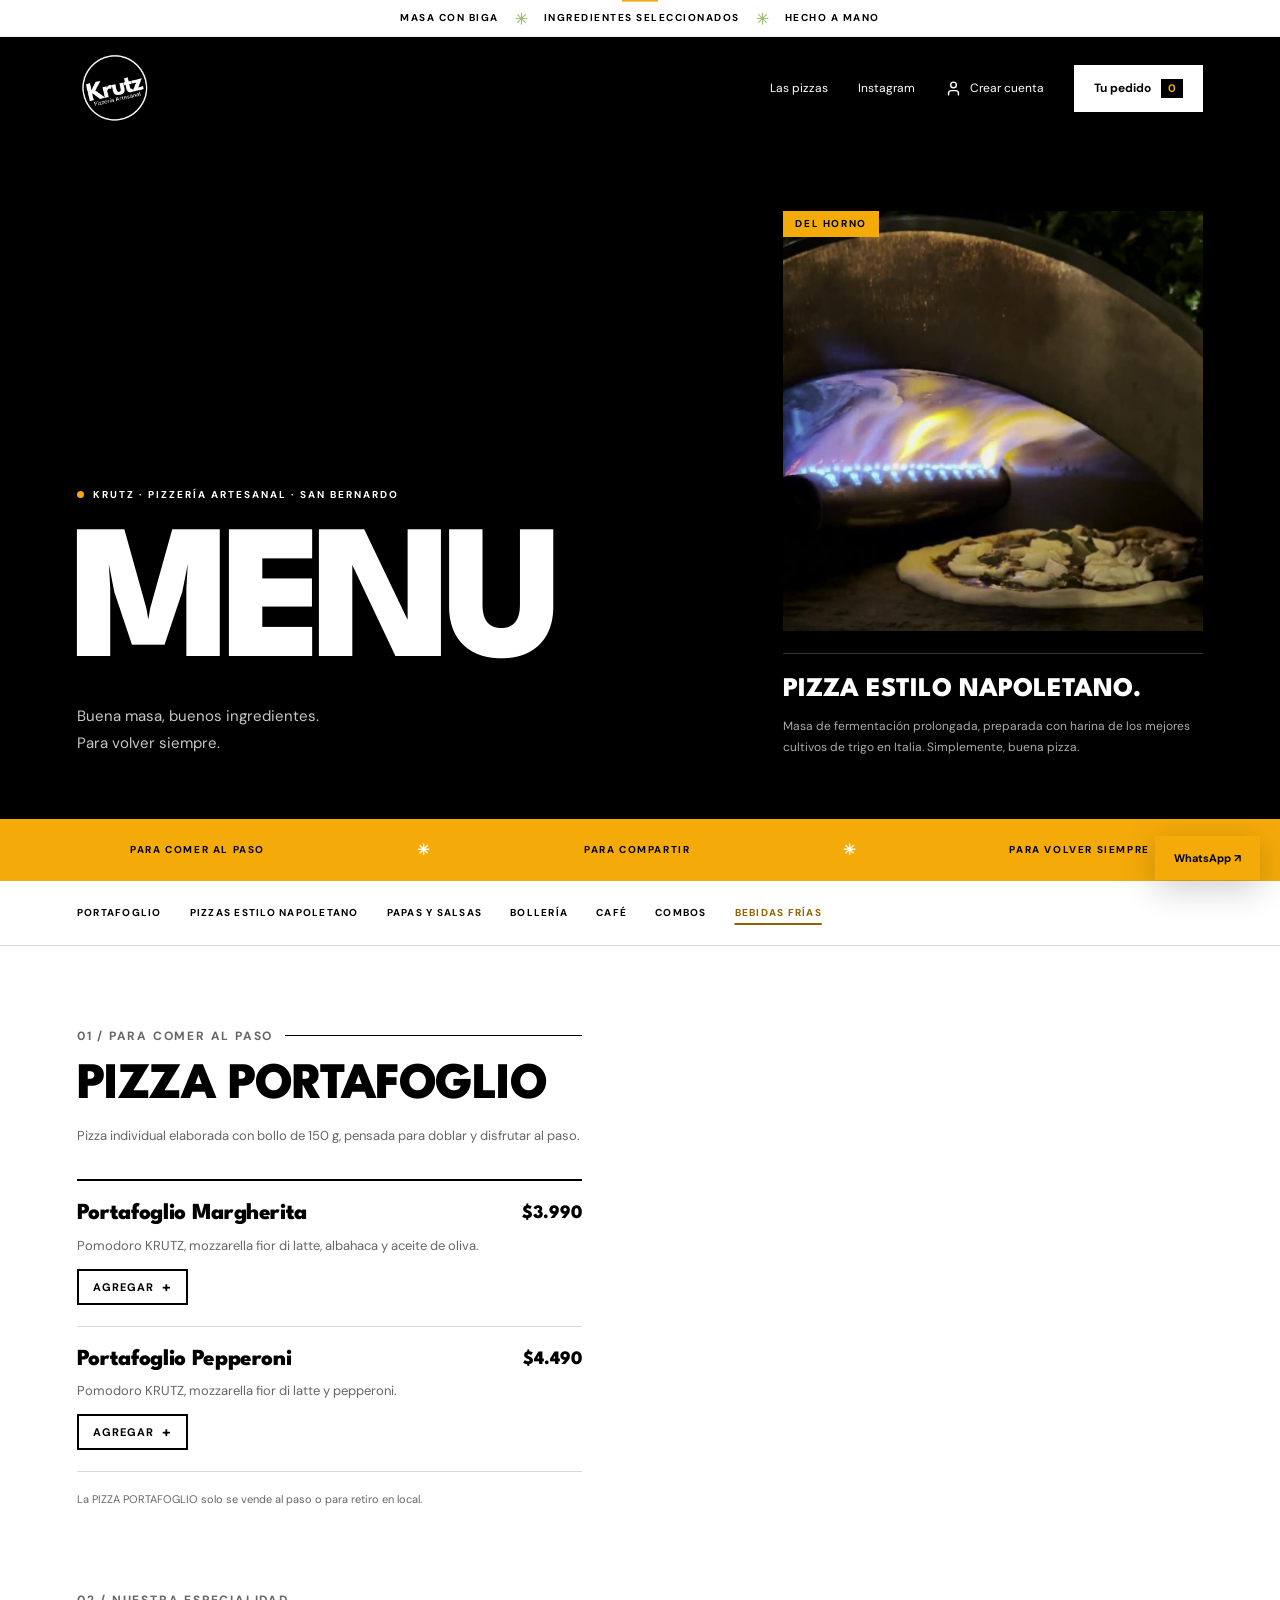
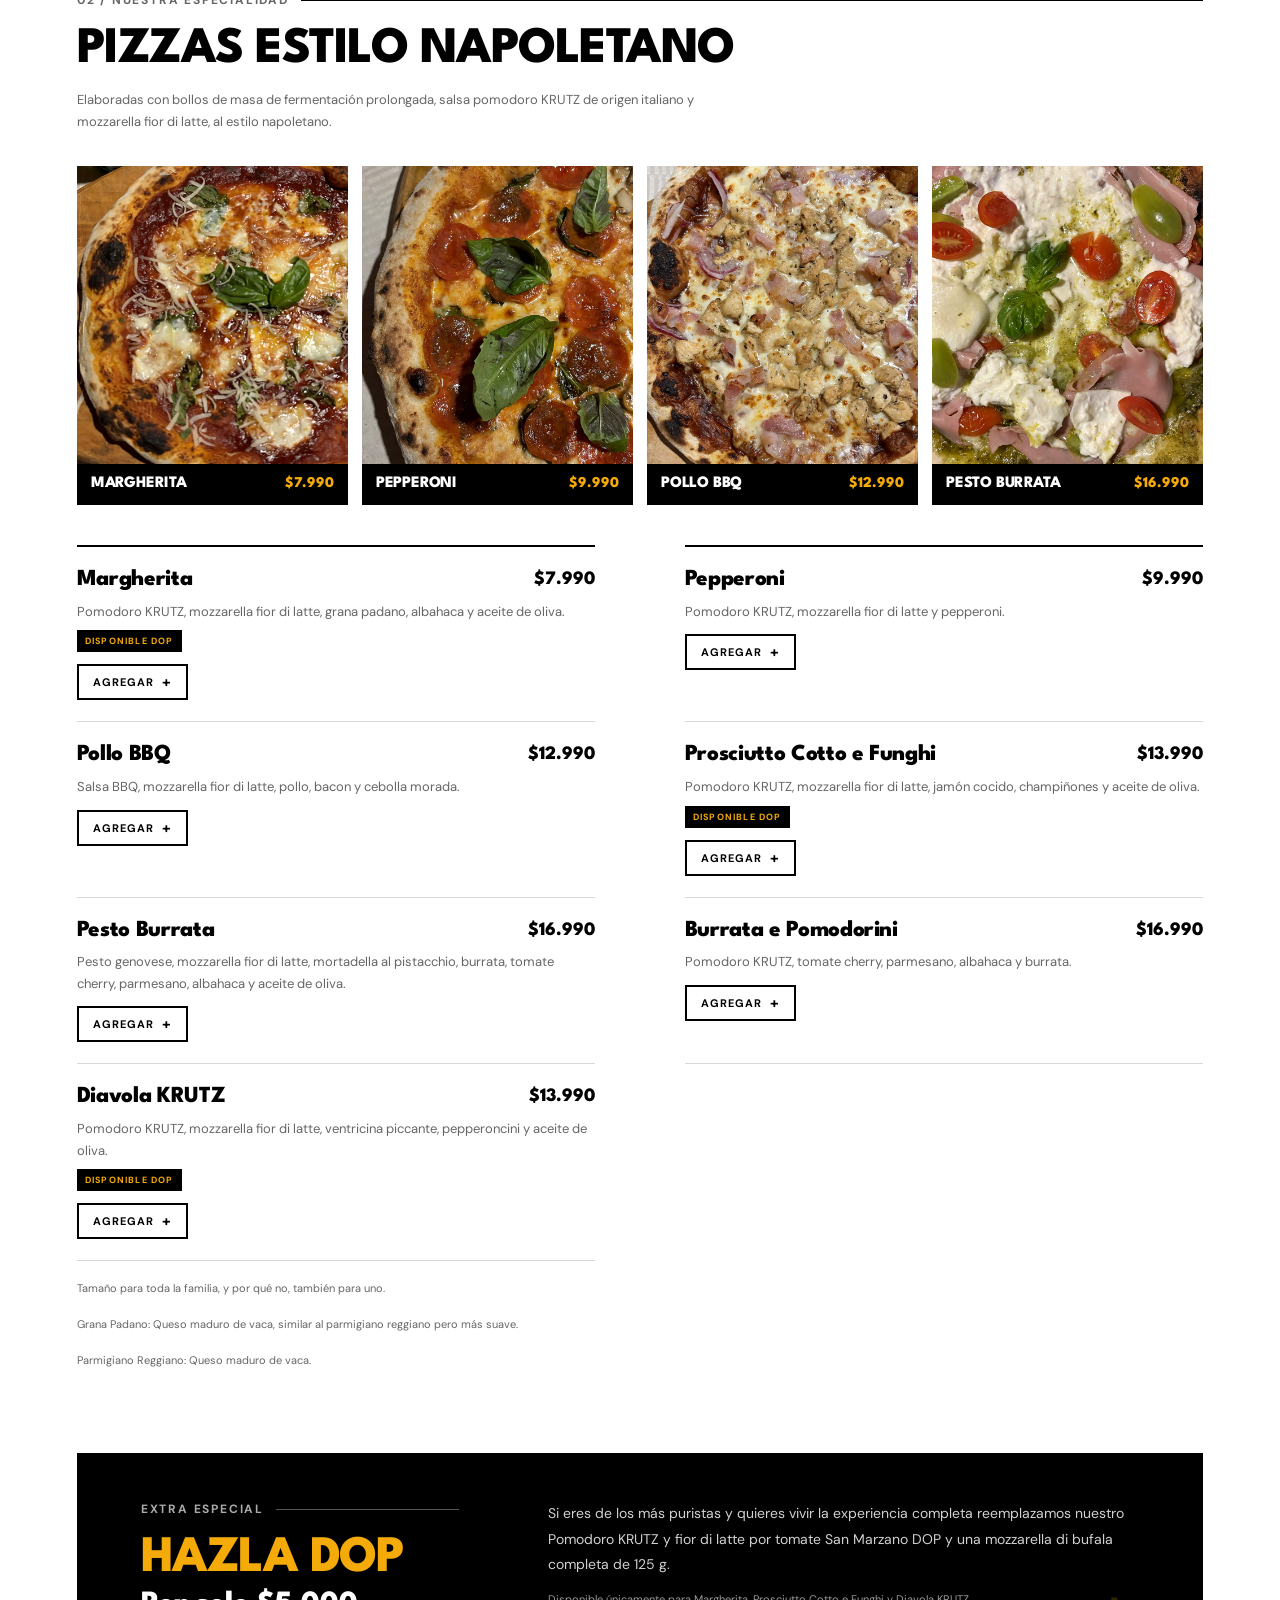
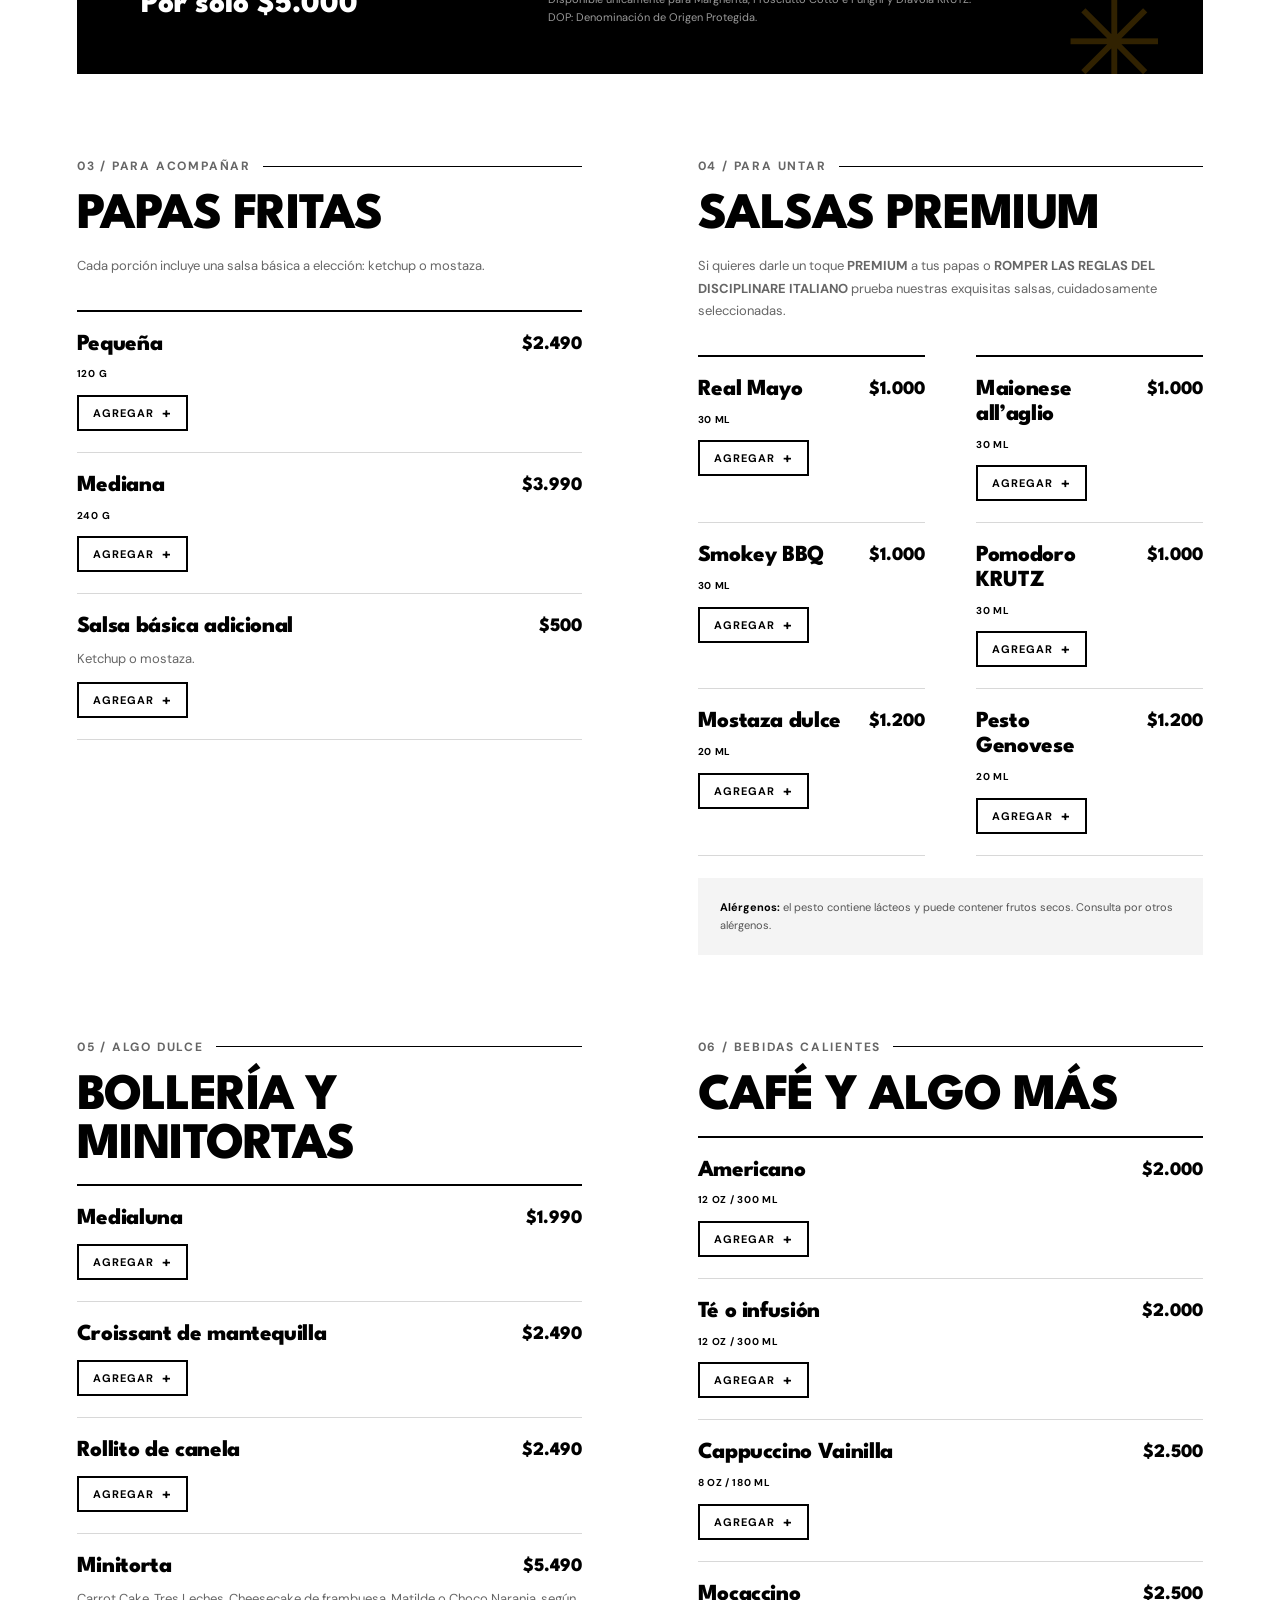
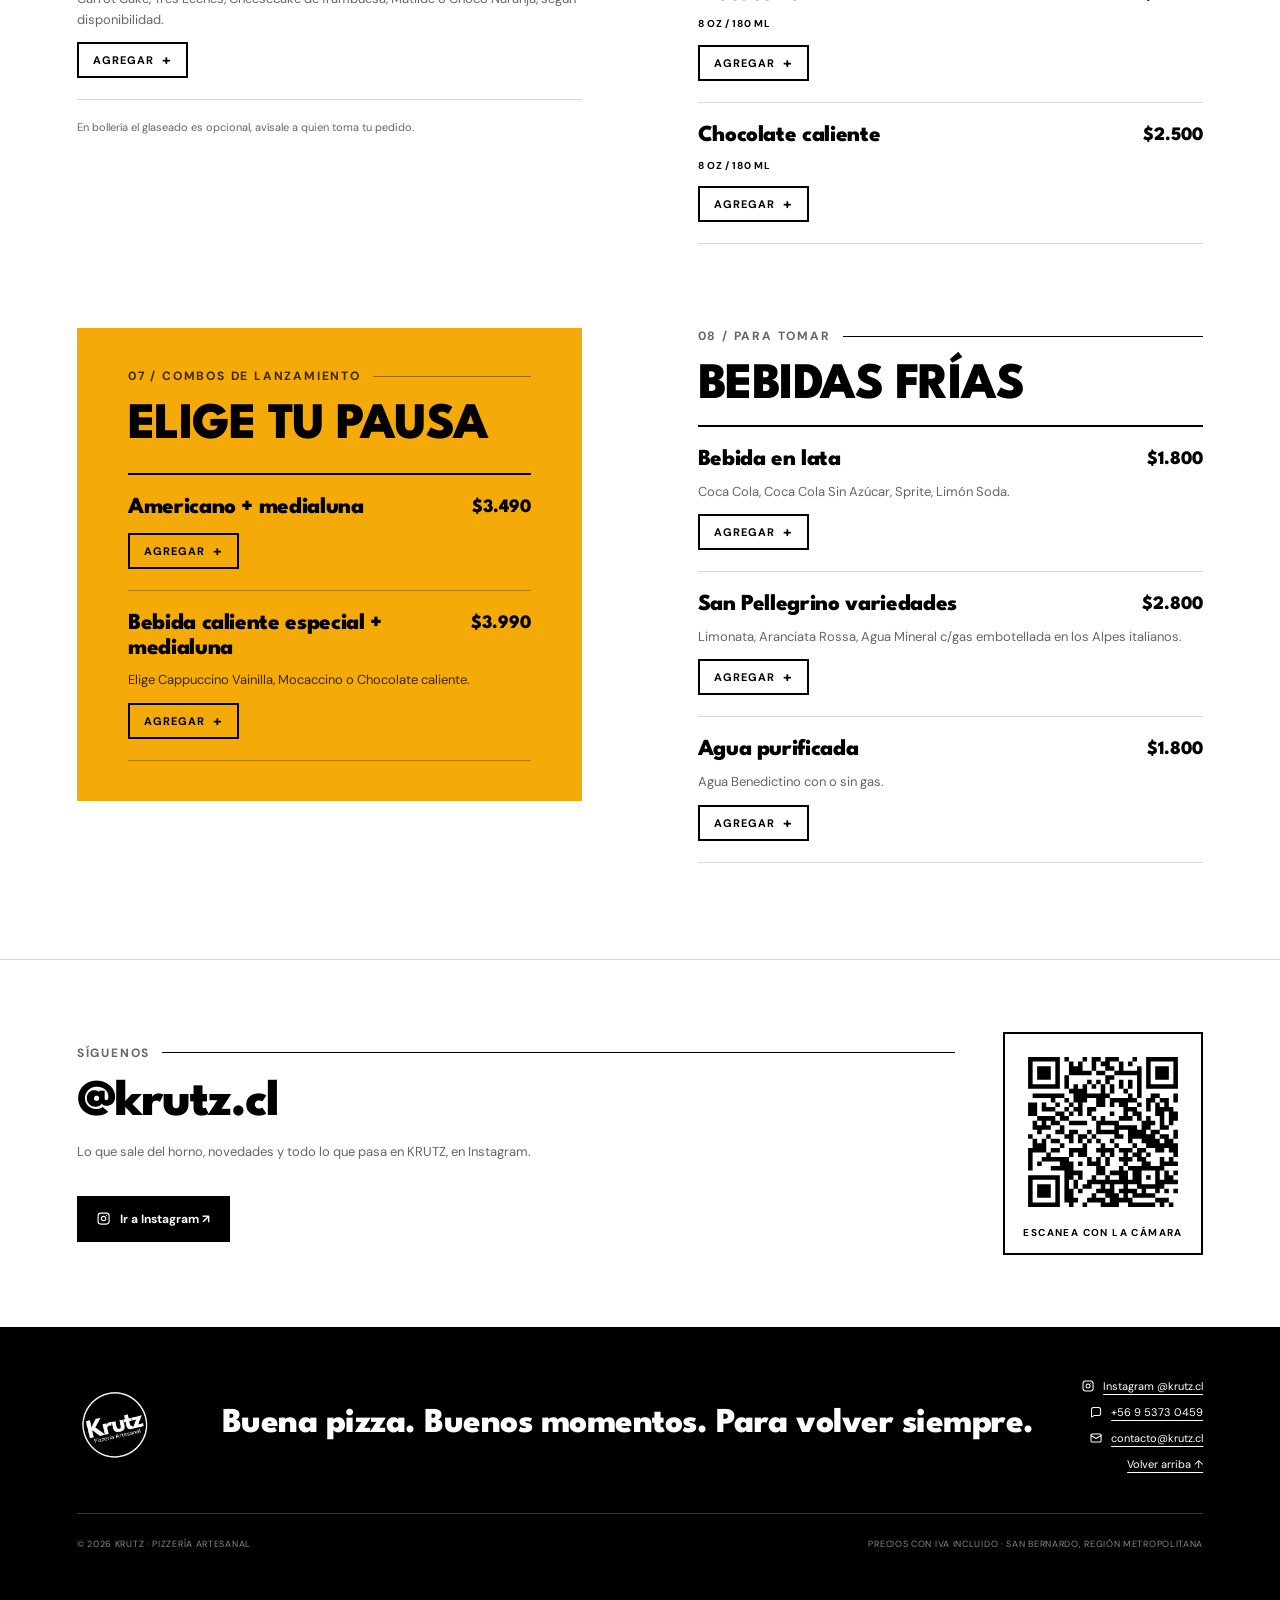
<file: krutz/index.html>
<!DOCTYPE html>
<html lang="es-CL">
<head>
<meta charset="UTF-8">
<meta name="viewport" content="width=device-width, initial-scale=1, viewport-fit=cover">
<title>Menú | KRUTZ Pizzería Artesanal</title>
<meta name="description" content="Carta de KRUTZ: pizza portafoglio, pizzas estilo napoletano, papas, salsas, bollería, café y bebidas en San Bernardo. Con fotos y precios.">
<meta name="theme-color" content="#000000">
<meta property="og:type" content="website">
<meta property="og:title" content="Menú | KRUTZ Pizzería Artesanal">
<meta property="og:description" content="Buena masa, buenos ingredientes. Para volver siempre.">
<meta property="og:image" content="assets/fotos/pesto-burrata.jpg">
<meta property="og:locale" content="es_CL">
<link rel="icon" href="assets/img/krutz-logo-256.png" type="image/png">
<link rel="apple-touch-icon" href="assets/img/krutz-logo-256.png">
<link rel="preload" href="assets/fonts/league-spartan-800.woff2" as="font" type="font/woff2" crossorigin>
<link rel="preload" href="assets/fonts/dm-sans-400.woff2" as="font" type="font/woff2" crossorigin>
<link rel="stylesheet" href="assets/css/carta.css?v=14">
<link rel="stylesheet" href="assets/css/pedido.css?v=3">
<script type="application/ld+json">
{
  "@context": "https://schema.org",
  "@type": "Restaurant",
  "name": "KRUTZ Pizzería Artesanal",
  "url": "https://krutz.cl",
  "email": "contacto@krutz.cl",
  "telephone": "+56 9 5373 0459",
  "servesCuisine": ["Pizza", "Italiana"],
  "address": { "@type": "PostalAddress", "addressLocality": "San Bernardo", "addressRegion": "Región Metropolitana", "addressCountry": "CL" },
  "sameAs": ["https://www.instagram.com/krutz.cl/"]
}
</script>
</head>
<body>

<svg width="0" height="0" style="position:absolute" aria-hidden="true">
  <symbol id="i-star" viewBox="0 0 24 24"><path d="M12 2v20"/><path d="M2 12h20"/><path d="m4.93 4.93 14.14 14.14"/><path d="m19.07 4.93-14.14 14.14"/></symbol>
  <symbol id="i-ig" viewBox="0 0 24 24"><rect width="20" height="20" x="2" y="2" rx="5"/><circle cx="12" cy="12" r="4"/><path d="M17.5 6.5h.01"/></symbol>
  <symbol id="i-wa" viewBox="0 0 24 24"><path d="M21 15a4 4 0 0 1-4 4H8l-5 3V7a4 4 0 0 1 4-4h10a4 4 0 0 1 4 4z"/></symbol>
  <symbol id="i-mail" viewBox="0 0 24 24"><rect width="20" height="16" x="2" y="4" rx="2"/><path d="m22 7-10 6L2 7"/></symbol>
  <symbol id="i-up" viewBox="0 0 24 24"><path d="m18 15-6-6-6 6"/></symbol>
  <symbol id="i-user" viewBox="0 0 24 24"><path d="M19 21v-2a4 4 0 0 0-4-4H9a4 4 0 0 0-4 4v2"/><circle cx="12" cy="7" r="4"/></symbol>
  <symbol id="i-bag" viewBox="0 0 24 24"><path d="M6 2 3 6v14a2 2 0 0 0 2 2h14a2 2 0 0 0 2-2V6l-3-4Z"/><path d="M3 6h18"/><path d="M16 10a4 4 0 0 1-8 0"/></symbol>
</svg>

<a class="skip" href="#carta">Ir a la carta</a>

<div class="topbar">
  <span>Masa con biga</span>
  <svg class="icon star" aria-hidden="true"><use href="#i-star"/></svg>
  <span>Ingredientes seleccionados</span>
  <svg class="icon star" aria-hidden="true"><use href="#i-star"/></svg>
  <span>Hecho a mano</span>
</div>

<header class="site-header">
  <nav class="wrap header-nav" aria-label="Navegación principal">
    <a href="https://krutz.cl" aria-label="KRUTZ Pizzería Artesanal, ir a krutz.cl"><img class="logo" src="assets/img/krutz-logo-256.png" alt="KRUTZ Pizzería Artesanal" width="76" height="76"></a>
    <div class="header-links">
      <a href="#pizzas">Las pizzas</a>
      <a href="https://www.instagram.com/krutz.cl/" target="_blank" rel="noopener">Instagram</a>
      <button class="header-account" id="account-btn" type="button"><svg class="icon" aria-hidden="true"><use href="#i-user"/></svg><span id="account-label">Crear cuenta</span></button>
      <button class="header-cta" type="button" data-open-cart>Tu pedido <span class="count" data-cart-count>0</span></button>
    </div>
  </nav>
</header>

<main>
  <section class="hero" aria-labelledby="menu-title">
    <div class="wrap hero-grid">
      <div class="hero-text">
        <div class="eyebrow"><i></i>KRUTZ · Pizzería artesanal · San Bernardo</div>
        <h1 id="menu-title">Menu</h1>
        <p class="hero-copy">Buena masa, buenos ingredientes.<br>Para volver siempre.</p>
      </div>
      <figure class="hero-video" id="hero-media">
        <figcaption class="hero-note">
          <strong>Pizza estilo napoletano.</strong>
          <span>Masa de fermentación prolongada, preparada con harina de los mejores cultivos de trigo en Italia. Simplemente, buena pizza.</span>
        </figcaption>
      </figure>
    </div>
  </section>

  <div class="ticker" aria-hidden="true">
    <span>Para comer al paso</span><b>✳</b><span>Para compartir</span><b>✳</b><span>Para volver siempre</span>
  </div>

  <nav class="category-nav" aria-label="Categorías del menú">
    <div class="wrap" id="cats"></div>
  </nav>

  <div class="menu-main" id="carta">
    <div class="wrap menu-grid" id="menu-grid"></div>
  </div>

  <section class="follow" aria-labelledby="follow-title">
    <div class="wrap follow-grid">
      <div>
        <div class="section-kicker">Síguenos</div>
        <h2 id="follow-title">@krutz.cl</h2>
        <p class="section-intro">Lo que sale del horno, novedades y todo lo que pasa en KRUTZ, en Instagram.</p>
        <a class="btn-box" href="https://www.instagram.com/krutz.cl/" target="_blank" rel="noopener">
          <svg class="icon" aria-hidden="true"><use href="#i-ig"/></svg> Ir a Instagram ↗
        </a>
      </div>
      <a class="follow-qr" href="https://www.instagram.com/krutz.cl/" target="_blank" rel="noopener" aria-label="Código QR al Instagram de KRUTZ">
        <img src="qr/qr-instagram-krutz-bn.svg" width="168" height="168" alt="Código QR que abre el Instagram @krutz.cl" loading="lazy">
        <span>Escanea con la cámara</span>
      </a>
    </div>
  </section>
</main>

<footer class="footer">
  <div class="wrap">
    <div class="footer-top">
      <a href="https://krutz.cl" aria-label="Ir a krutz.cl"><img class="logo" src="assets/img/krutz-logo-256.png" alt="KRUTZ Pizzería Artesanal" width="76" height="76" loading="lazy"></a>
      <div class="footer-tagline">Buena pizza. Buenos momentos. Para volver siempre.</div>
      <div class="footer-links">
        <a class="link-with-icon" href="https://www.instagram.com/krutz.cl/" target="_blank" rel="noopener"><svg class="icon" aria-hidden="true"><use href="#i-ig"/></svg>Instagram @krutz.cl</a>
        <a class="link-with-icon" data-wa href="https://wa.me/56953730459" target="_blank" rel="noopener"><svg class="icon" aria-hidden="true"><use href="#i-wa"/></svg>+56 9 5373 0459</a>
        <a class="link-with-icon" href="mailto:contacto@krutz.cl"><svg class="icon" aria-hidden="true"><use href="#i-mail"/></svg>contacto@krutz.cl</a>
        <a href="#menu-title">Volver arriba ↑</a>
      </div>
    </div>
    <div class="footer-bottom"><span>© <span id="year">2026</span> KRUTZ · Pizzería Artesanal</span><span>Precios con IVA incluido · San Bernardo, Región Metropolitana</span></div>
  </div>
</footer>

<a class="float-contact" data-wa href="https://wa.me/56953730459" target="_blank" rel="noopener" aria-label="Escribir a KRUTZ por WhatsApp">WhatsApp ↗</a>

<button class="cart-bar" id="cart-bar" type="button" data-open-cart hidden>
  <svg class="icon" aria-hidden="true"><use href="#i-bag"/></svg>
  <span id="cart-bar-text">0 productos</span>
  <b>Ver pedido →</b>
</button>

<div class="toast" id="toast" role="status" aria-live="polite"></div>

<!-- Elegir opciones de un producto -->
<dialog class="sheet sheet-small" id="opt-dialog" aria-labelledby="opt-title">
  <div class="sheet-panel">
    <header class="sheet-head">
      <h2 id="opt-title">Producto</h2>
      <button class="sheet-close" type="button" data-close aria-label="Cerrar">×</button>
    </header>
    <div class="sheet-body">
      <p class="opt-desc" id="opt-desc"></p>
      <div id="opt-groups"></div>
      <p class="form-error" id="opt-error" role="alert" hidden></p>
    </div>
    <footer class="sheet-foot opt-foot">
      <div class="qty qty-lg" role="group" aria-label="Cantidad">
        <button type="button" id="opt-minus" aria-label="Una unidad menos">−</button>
        <span id="opt-qty">1</span>
        <button type="button" id="opt-plus" aria-label="Una unidad más">+</button>
      </div>
      <button class="btn-solid" type="button" id="opt-add">Agregar</button>
    </footer>
  </div>
</dialog>

<!-- Pedido -->
<dialog class="sheet" id="cart-dialog" aria-labelledby="cart-title">
  <div class="sheet-panel">
    <header class="sheet-head">
      <h2 id="cart-title">Tu pedido</h2>
      <button class="sheet-close" type="button" data-close aria-label="Cerrar">×</button>
    </header>
    <div class="sheet-body">
      <div class="cart-empty" id="cart-empty">
        <p>Todavía no agregas nada.</p>
        <button class="btn-line" type="button" data-close>Ver la carta</button>
      </div>
      <ul class="cart-lines" id="cart-lines"></ul>
      <p class="cart-porta" id="cart-porta" hidden>La Pizza Portafoglio solo se vende al paso o para retiro en local.</p>
      <div class="cart-done" id="cart-done" role="status" hidden>
        <span class="done-mark" aria-hidden="true">✳</span>
        <h3>¡Pedido recibido!</h3>
        <p>El local ya tiene tu pedido.</p>
        <dl class="receipt">
          <dt>N° de pedido</dt><dd id="done-num"></dd>
          <dt>A nombre de</dt><dd id="done-name"></dd>
          <dt>Fecha</dt><dd id="done-date"></dd>
        </dl>
        <ul class="cart-lines receipt-lines" id="done-lines"></ul>
        <div class="cart-total"><span>Total</span><b id="done-total"></b></div>
        <button class="btn-solid" type="button" data-close>Volver a la carta</button>
      </div>
    </div>
  <form class="cart-form" id="cart-form" novalidate hidden>
    <label class="field">
      <span>Comentarios</span>
      <textarea id="cart-note" rows="3" maxlength="500" placeholder="Ej: sin albahaca en la Margherita, o lo que quieras contarnos de tu pedido."></textarea>
    </label>

    <div class="cart-who" id="cart-who" hidden>
      <svg class="icon" aria-hidden="true"><use href="#i-user"/></svg>
      <div><small>Pedido a nombre de</small><b id="cart-who-name"></b><span id="cart-who-data"></span></div>
      <button type="button" class="link-btn" id="cart-who-edit">Cambiar</button>
    </div>
    <div class="cart-guest" id="cart-guest">
      <p class="guest-intro">Para pedir necesitas una cuenta con tu nombre, RUT y teléfono. Es una sola vez.</p>
      <button class="btn-line" type="button" id="cart-create">Crear cuenta</button>
    </div>
    <p class="form-error" id="cart-error" role="alert" hidden></p>
    <input class="hp" id="hp-web" name="web" type="text" tabindex="-1" autocomplete="off" aria-hidden="true">

    <div class="cart-total"><span>Total</span><b id="cart-total">$0</b></div>
    <button class="btn-solid btn-order" type="submit" id="cart-submit">Pedir al local · <span id="cart-send-total">$0</span></button>
    <p class="cart-hint" id="cart-hint">Tu pedido llega directo al local.</p>

    <div class="cart-sent" id="cart-sent" role="status" hidden>
      <a class="btn-solid btn-order" id="cart-wa-link" href="#" target="_blank" rel="noopener"><svg class="icon" aria-hidden="true"><use href="#i-wa"/></svg>Abrir WhatsApp con mi pedido</a>
      <b>¿Ya enviaste el pedido en WhatsApp?</b>
      <div><button class="btn-solid" type="button" id="cart-clear">Sí, vaciar pedido</button><button class="btn-line" type="button" id="cart-keep">Aún no</button></div>
    </div>
  </form>
  </div>
</dialog>

<!-- Cuenta -->
<dialog class="sheet sheet-small" id="account-dialog" aria-labelledby="account-title">
  <form class="sheet-panel" id="account-form" novalidate>
    <header class="sheet-head">
      <h2 id="account-title">Crea tu cuenta</h2>
      <button class="sheet-close" type="button" data-close aria-label="Cerrar">×</button>
    </header>
    <div class="sheet-body">
      <p class="opt-desc">Necesitas una cuenta para hacer pedidos. Así el local sabe quién pide y puede contactarte.</p>
      <label class="field"><span>Nombre y apellido</span><input id="acc-name" type="text" autocomplete="name" maxlength="60" required></label>
      <label class="field"><span>RUT</span><input id="acc-rut" type="text" inputmode="text" autocomplete="off" maxlength="12" placeholder="12.345.678-9" required></label>
      <label class="field"><span>Teléfono</span><input id="acc-phone" type="tel" autocomplete="tel" inputmode="tel" maxlength="20" placeholder="+56 9 1234 5678" required></label>
      <p class="legal">Al crear tu cuenta aceptas que KRUTZ guarde tu nombre, RUT y teléfono para gestionar tus pedidos.</p>
      <p class="form-error" id="account-error" role="alert" hidden></p>
    </div>
    <footer class="sheet-foot">
      <button class="btn-solid" type="submit" id="account-save">Crear cuenta</button>
      <button class="link-btn" type="button" id="account-logout" hidden>Borrar mis datos de este dispositivo</button>
    </footer>
  </form>
</dialog>

<script src="assets/js/carta.js?v=13"></script>
<script src="assets/js/app.js?v=11"></script>
<script src="assets/js/pedido.js?v=7"></script>
</body>
</html>
</file>
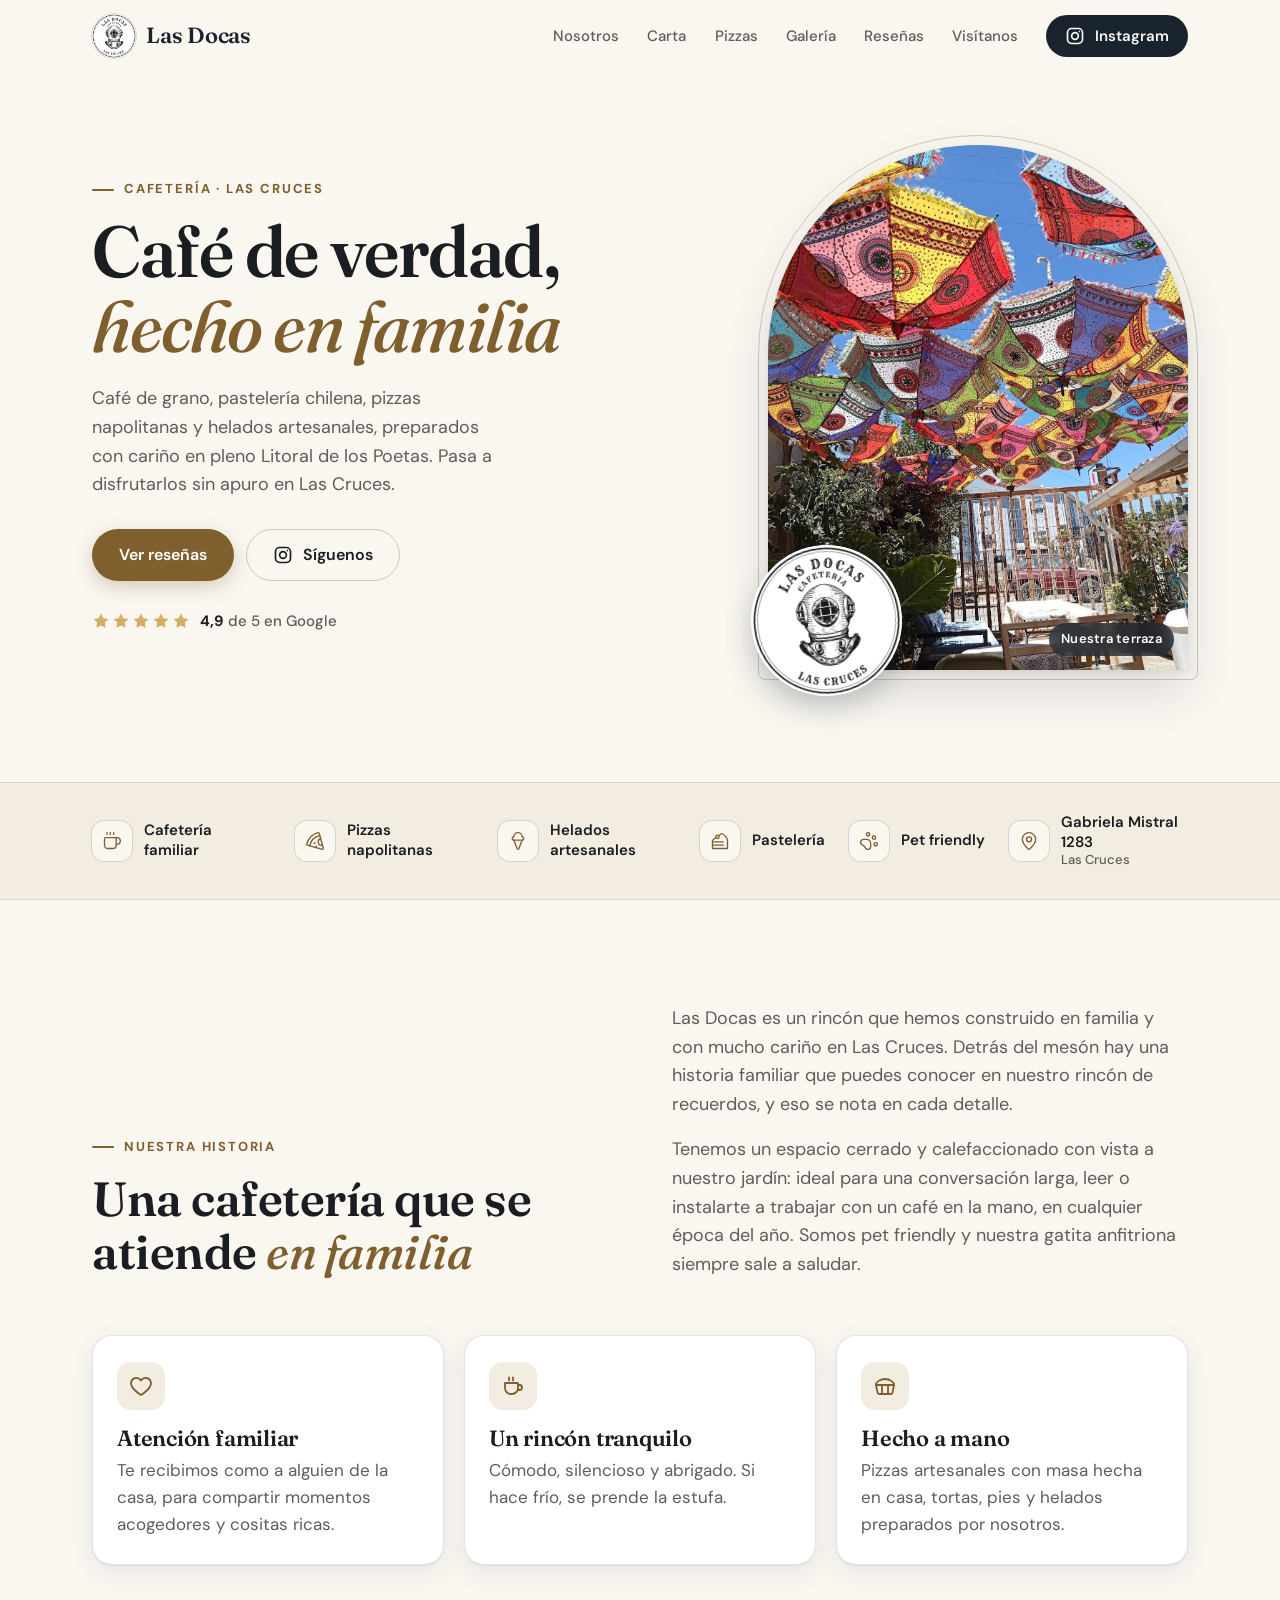
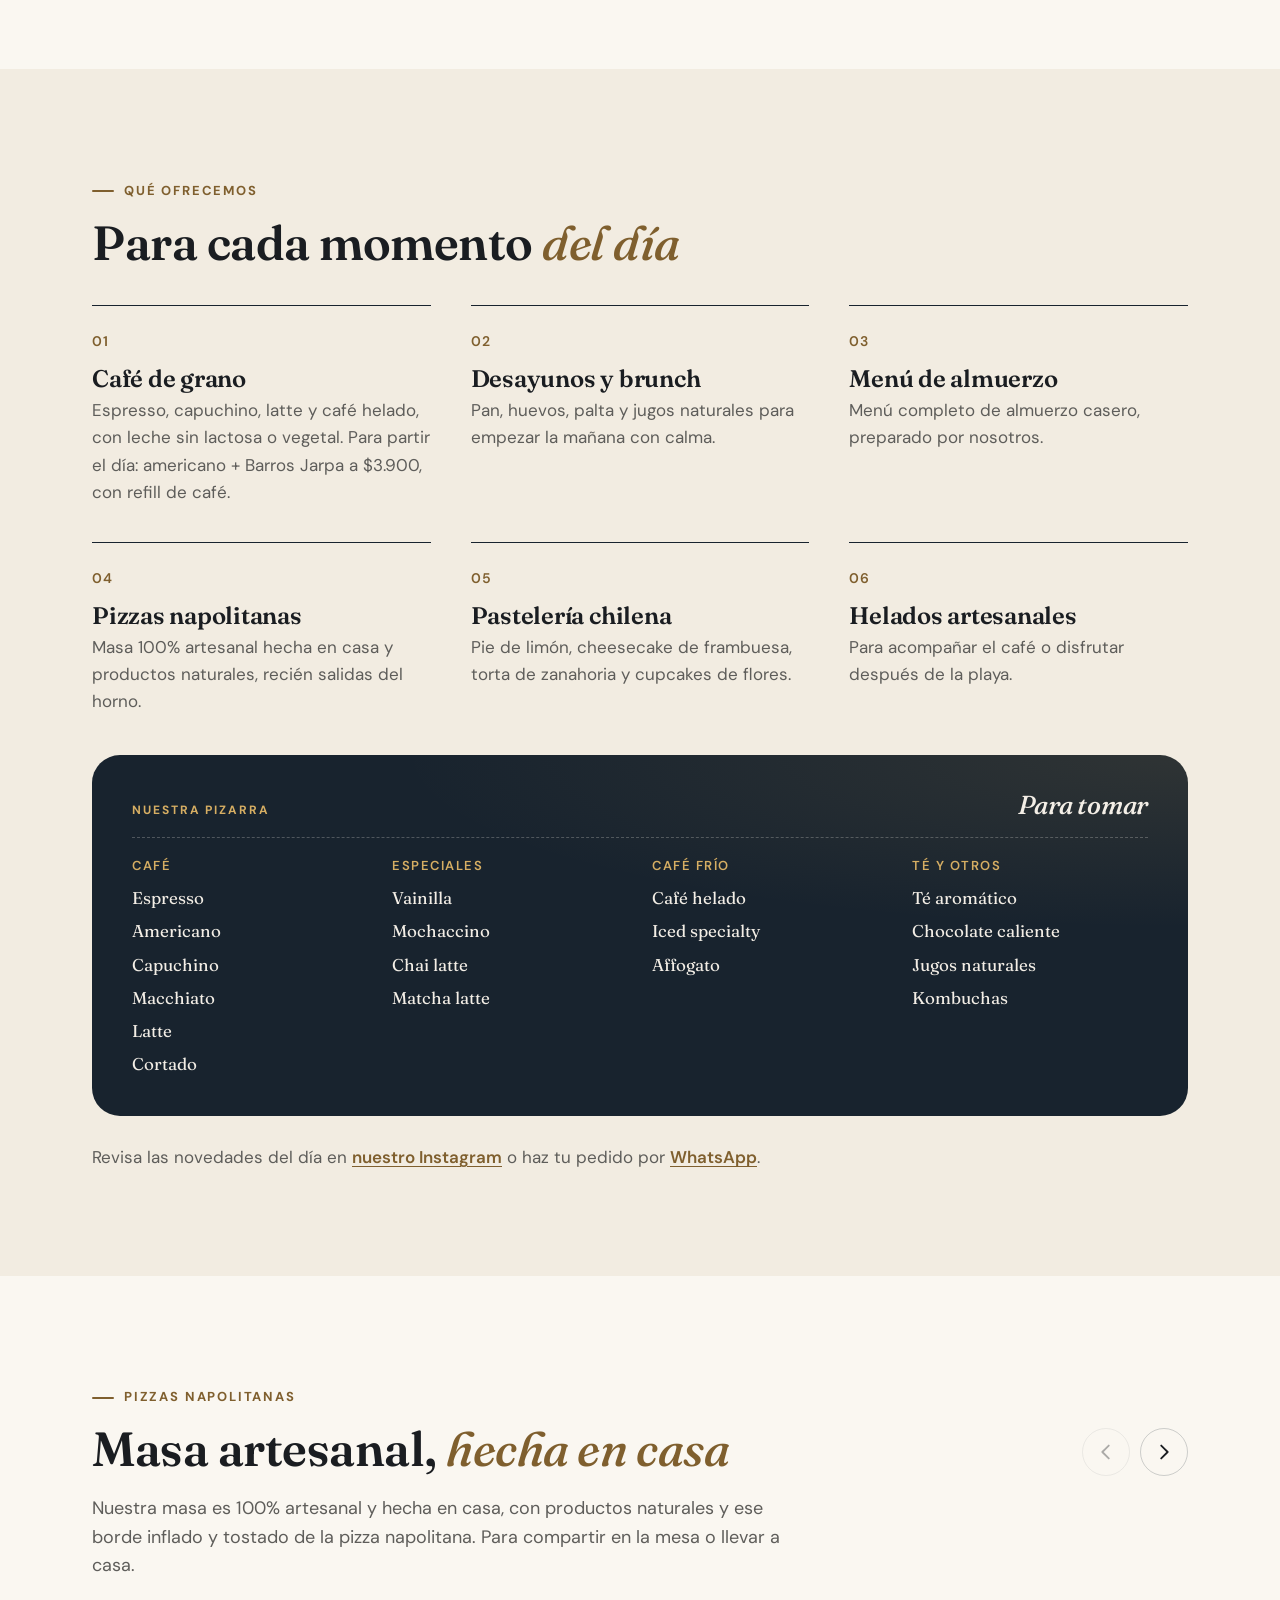
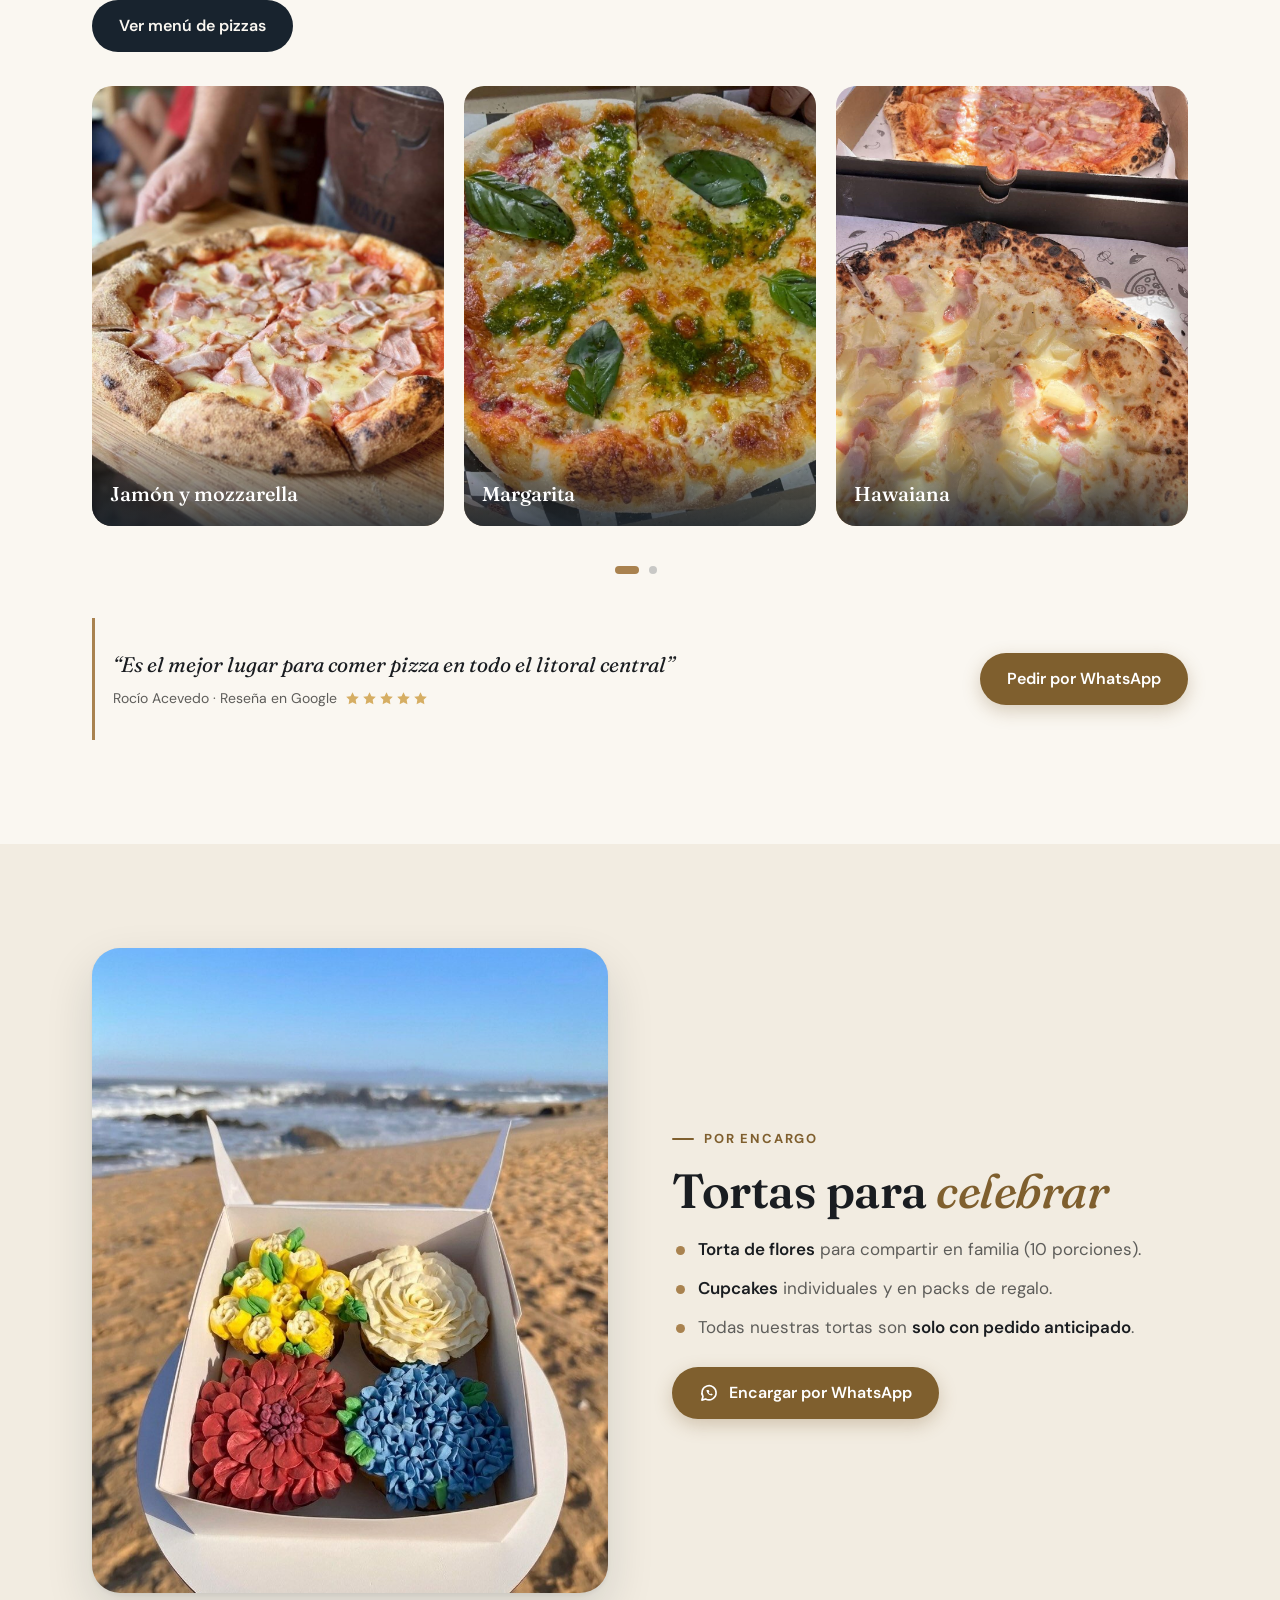
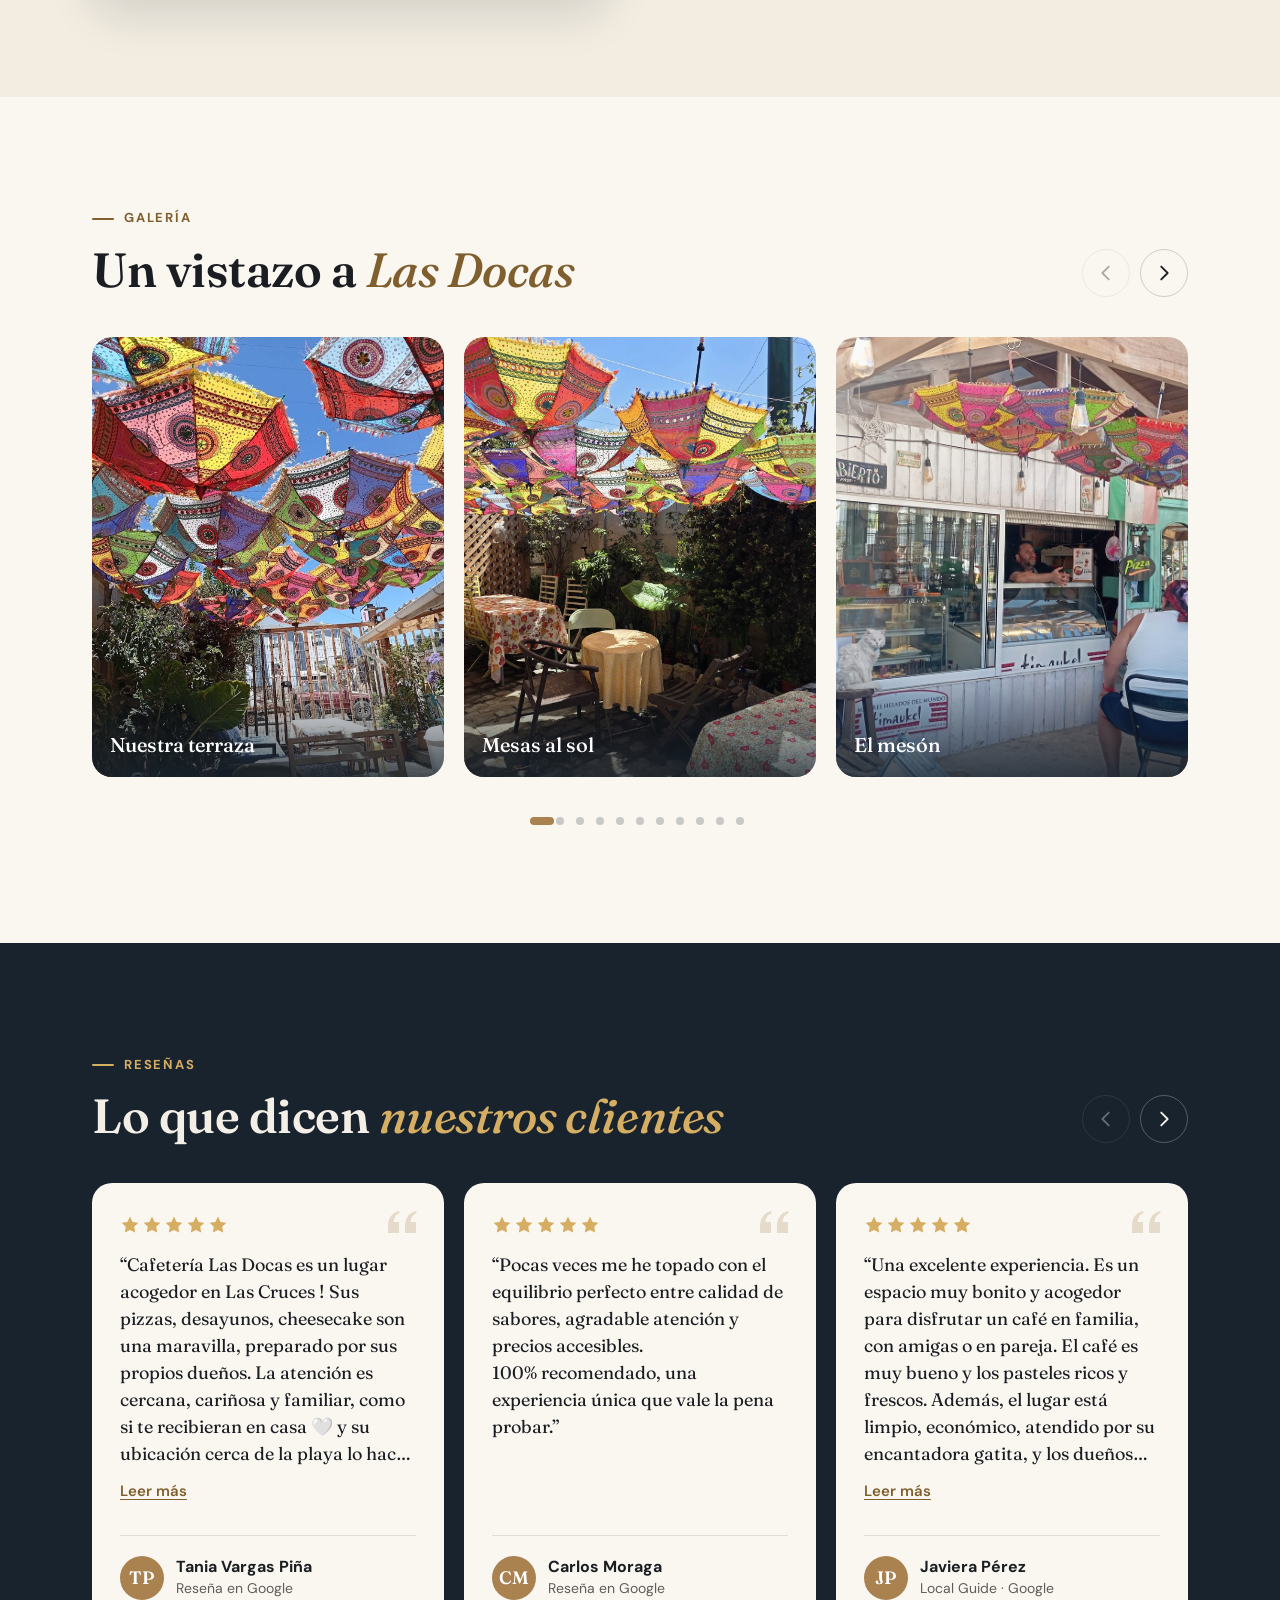
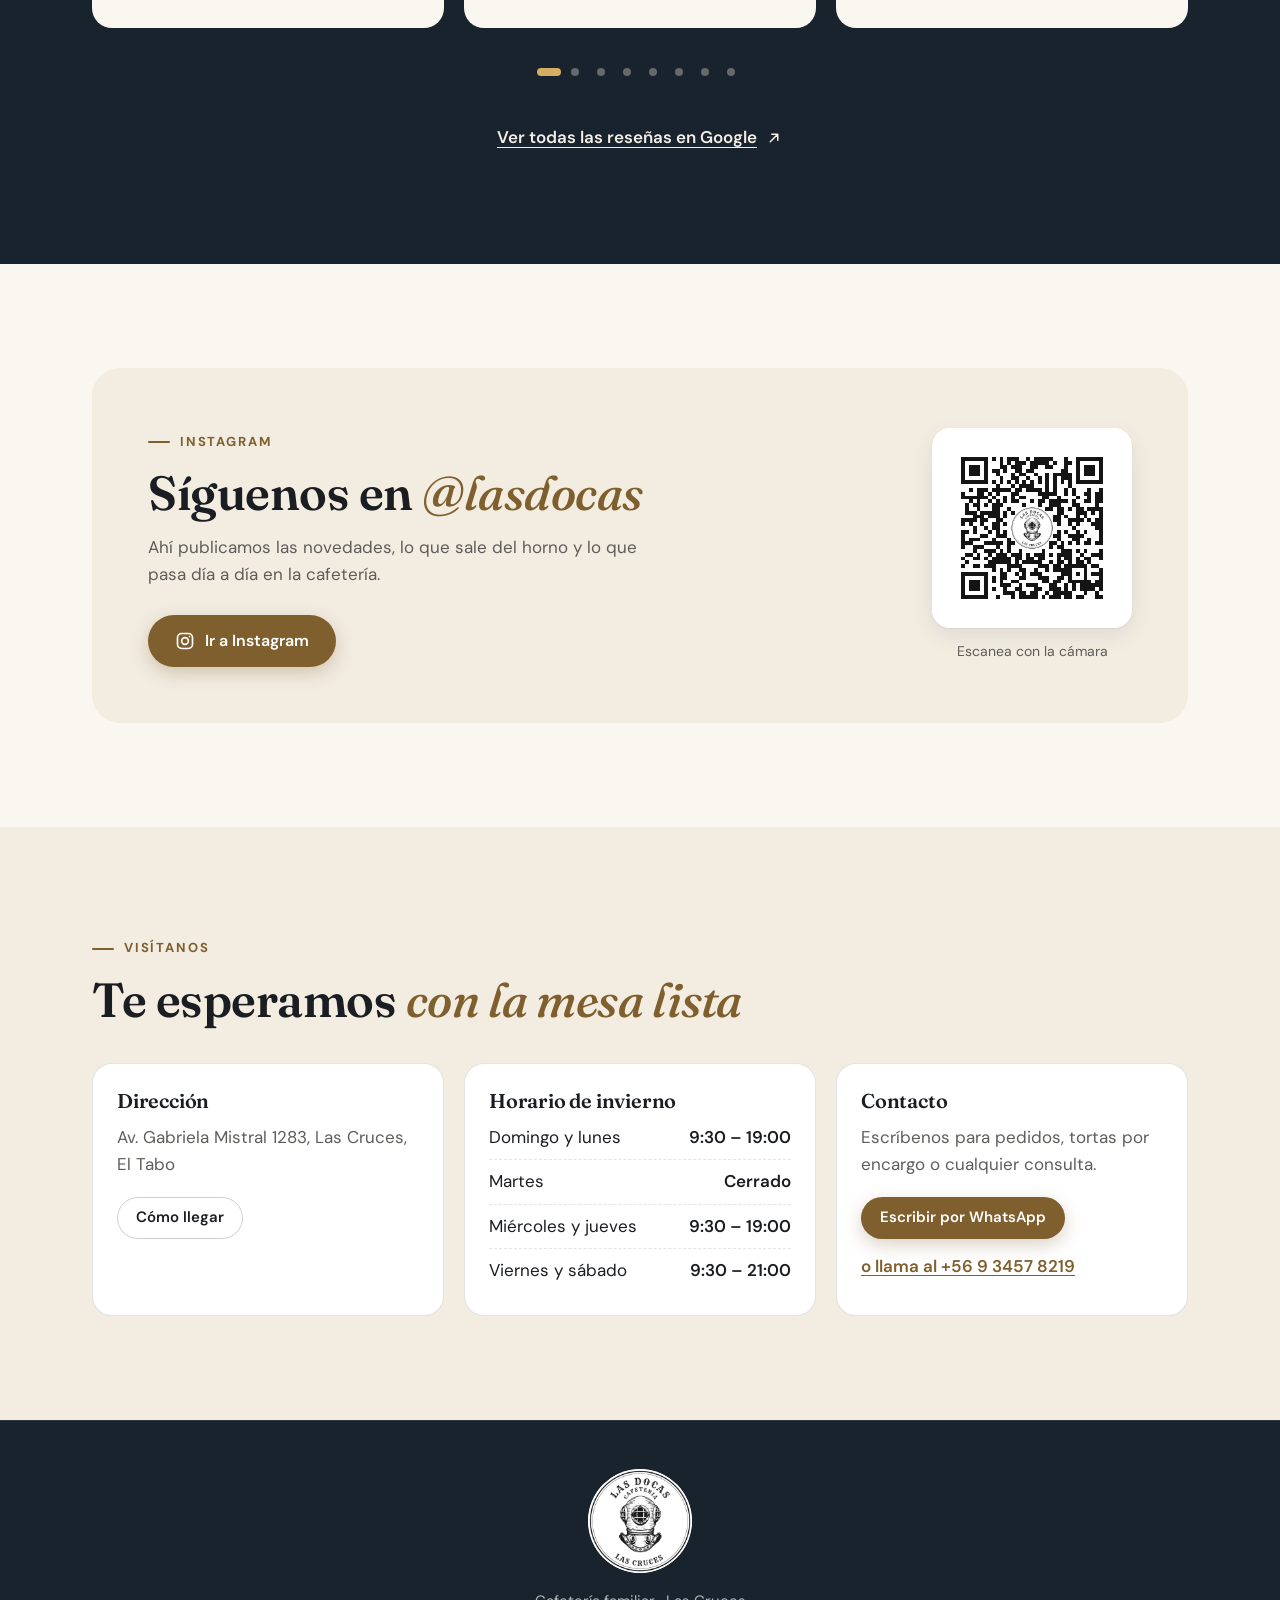
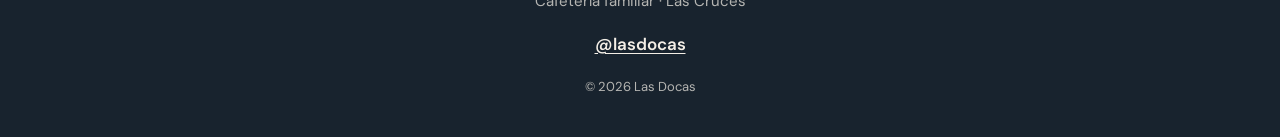
<file: lasdocas/index.html>
<!DOCTYPE html>
<html lang="es-CL">
<head>
<meta charset="UTF-8">
<meta name="viewport" content="width=device-width, initial-scale=1, viewport-fit=cover">
<title>Las Docas · Cafetería en Las Cruces</title>
<meta name="description" content="Las Docas es una cafetería familiar en Las Cruces (Av. Gabriela Mistral 1283): café de grano, pastelería chilena, pizzas napolitanas y helados artesanales. Mira lo que dicen nuestros clientes y síguenos en Instagram.">
<meta name="theme-color" content="#18232E">
<meta property="og:type" content="website">
<meta property="og:title" content="Las Docas · Cafetería en Las Cruces">
<meta property="og:description" content="Café de grano, pastelería chilena, pizzas napolitanas y helados artesanales en Las Cruces.">
<meta property="og:locale" content="es_CL">
<meta property="og:image" content="assets/fotos/torta-de-flores-playa.jpg">
<link rel="icon" type="image/png" sizes="32x32" href="assets/img/favicon-32.png">
<link rel="icon" type="image/png" sizes="96x96" href="assets/img/favicon-96.png">
<link rel="apple-touch-icon" href="assets/img/apple-touch-icon.png">
<link rel="preload" href="assets/fonts/fraunces.woff2" as="font" type="font/woff2" crossorigin>
<link rel="preload" href="assets/fonts/dm-sans.woff2" as="font" type="font/woff2" crossorigin>
<link rel="stylesheet" href="assets/css/fonts.css?v=20260927o">
<link rel="stylesheet" href="assets/css/style.css?v=20260927o">
</head>
<body>

<a class="skip-link" href="#contenido">Ir al contenido</a>

<header class="nav" id="nav">
  <div class="container nav__inner">
    <a href="#inicio" class="brand" aria-label="Las Docas, ir al inicio">
      <img class="brand__logo" src="assets/img/logo-las-docas-640.png" width="44" height="44" alt="">
      <span class="brand__name">Las Docas</span>
    </a>

    <nav class="nav__menu" id="menu" aria-label="Principal">
      <a href="#nosotros">Nosotros</a>
      <a href="#carta">Carta</a>
      <a href="#pizzas">Pizzas</a>
      <a href="#galeria" data-requires="fotos">Galería</a>
      <a href="#resenas">Reseñas</a>
      <a href="#visitanos" data-requires="contacto">Visítanos</a>
      <a class="nav__menu-ig" href="https://www.instagram.com/lasdocas/" target="_blank" rel="noopener">Instagram @lasdocas</a>
    </nav>

    <a class="btn btn--sm btn--dark nav__cta" href="https://www.instagram.com/lasdocas/" target="_blank" rel="noopener" aria-label="Instagram de Las Docas">
      <svg class="ico" viewBox="0 0 24 24" aria-hidden="true" width="24" height="24" fill="none" stroke="currentColor" stroke-width="1.8" stroke-linecap="round" stroke-linejoin="round"><rect x="3" y="3" width="18" height="18" rx="5"/><circle cx="12" cy="12" r="4"/><circle cx="17.3" cy="6.7" r="1" class="dot"/></svg>
      <span>Instagram</span>
    </a>

    <button class="nav__toggle" id="menu-toggle" type="button" aria-expanded="false" aria-controls="menu" aria-label="Abrir menú">
      <span></span><span></span>
    </button>
  </div>
</header>

<main id="contenido">

  <!-- PORTADA -->
  <section class="hero" id="inicio">
    <div class="container hero__grid">
      <div class="hero__copy">
        <p class="eyebrow">Cafetería · Las Cruces</p>
        <h1 class="hero__title">Café de verdad, <em>hecho en familia</em></h1>
        <p class="hero__lead">Café de grano, pastelería chilena, pizzas napolitanas y helados artesanales, preparados con cariño en pleno Litoral de los Poetas. Pasa a disfrutarlos sin apuro en Las&nbsp;Cruces.</p>
        <div class="hero__actions">
          <a class="btn btn--primary" href="#resenas">Ver reseñas</a>
          <a class="btn btn--ghost" href="https://www.instagram.com/lasdocas/" target="_blank" rel="noopener">
            <svg class="ico" viewBox="0 0 24 24" aria-hidden="true" width="24" height="24" fill="none" stroke="currentColor" stroke-width="1.8" stroke-linecap="round" stroke-linejoin="round"><rect x="3" y="3" width="18" height="18" rx="5"/><circle cx="12" cy="12" r="4"/><circle cx="17.3" cy="6.7" r="1" class="dot"/></svg>
            Síguenos
          </a>
        </div>
        <a class="hero__proof" href="#resenas">
          <span class="stars" aria-hidden="true"></span>
          <span data-nota-wrap><strong data-nota-google>4,9</strong> de 5 en Google</span>
        </a>
      </div>

      <figure class="hero__art" id="hero-art">
        <svg class="hero__illustration" viewBox="0 0 400 500" role="img" aria-label="Ilustración de una taza de café humeante">
          <defs>
            <linearGradient id="g-sky" x1="0" y1="0" x2="0" y2="1">
              <stop offset="0" stop-color="#F1E3C8"/>
              <stop offset="1" stop-color="#D8B684"/>
            </linearGradient>
            <clipPath id="c-arch"><path d="M0 500V200a200 200 0 0 1 400 0v300Z"/></clipPath>
          </defs>
          <g clip-path="url(#c-arch)">
            <rect width="400" height="500" fill="url(#g-sky)"/>
            <circle cx="200" cy="215" r="118" fill="#F8EEDB" opacity=".9"/>
            <path d="M0 318c50-10 100-10 150-2s110 10 160 0 70-8 90-6v190H0Z" fill="#243442"/>
            <path d="M0 336c50-8 100-8 150-1s110 8 160 0 70-6 90-5" fill="none" stroke="#3B5162" stroke-width="3"/>
            <path d="M0 362c50-8 100-8 150-1s110 8 160 0 70-6 90-5" fill="none" stroke="#3B5162" stroke-width="3" opacity=".7"/>
            <rect y="396" width="400" height="104" fill="#6B4C35"/>
            <rect y="396" width="400" height="8" fill="#80603F"/>
            <g class="steam" fill="none" stroke="#A9824F" stroke-width="7" stroke-linecap="round" opacity=".55">
              <path d="M168 250c-16-20 16-34 0-58s14-36 0-52"/>
              <path d="M202 244c-16-20 16-34 0-58s14-36 0-52"/>
              <path d="M236 250c-16-20 16-34 0-58s14-36 0-52"/>
            </g>
            <ellipse cx="200" cy="394" rx="118" ry="18" fill="#18232E" opacity=".3"/>
            <ellipse cx="200" cy="386" rx="112" ry="17" fill="#FBF7F0"/>
            <ellipse cx="200" cy="383" rx="70" ry="9" fill="#EADBC6"/>
            <path d="M280 300c42-2 44 58 0 60" fill="none" stroke="#FBF7F0" stroke-width="15"/>
            <path d="M118 286h164v34c0 38-34 62-82 62s-82-24-82-62Z" fill="#FBF7F0"/>
            <path d="M118 300h164v10H118z" fill="#A9824F"/>
            <ellipse cx="200" cy="286" rx="82" ry="13" fill="#F3E7D6"/>
            <ellipse cx="200" cy="287" rx="72" ry="10" fill="#6B4430"/>
            <path d="M200 293c-10-6-16-10-16-14a5 5 0 0 1 9-3l7 5 7-5a5 5 0 0 1 9 3c0 4-6 8-16 14Z" fill="#EBD3B0"/>
            <g fill="#2B1D14">
              <g transform="rotate(-25 58 450)"><ellipse cx="58" cy="450" rx="13" ry="9"/><path d="M47 450q11-4 22 0" stroke="#7A5440" stroke-width="2" fill="none"/></g>
              <g transform="rotate(20 340 440)"><ellipse cx="340" cy="440" rx="13" ry="9"/><path d="M329 440q11-4 22 0" stroke="#7A5440" stroke-width="2" fill="none"/></g>
              <g transform="rotate(60 312 470)"><ellipse cx="312" cy="470" rx="11" ry="8"/><path d="M302 470q10-4 20 0" stroke="#7A5440" stroke-width="2" fill="none"/></g>
            </g>
          </g>
        </svg>
        <img class="hero__badge" src="assets/img/logo-las-docas-640.png" width="160" height="160" alt="Logo de Las Docas Cafetería, Las Cruces">
      </figure>
    </div>
  </section>

  <!-- LO ESENCIAL (bio de Instagram) · íconos: Lucide (lucide.dev, licencia ISC) -->
  <section class="highlights" aria-label="Lo esencial de Las Docas">
    <ul class="container highlights__list">
        <li class="highlight"><svg class="highlight__icon" viewBox="0 0 24 24" width="20" height="20" fill="none" stroke="currentColor" stroke-width="1.6" stroke-linecap="round" stroke-linejoin="round" aria-hidden="true"><path d="M10 2v2"/><path d="M14 2v2"/><path d="M16 8a1 1 0 0 1 1 1v8a4 4 0 0 1-4 4H7a4 4 0 0 1-4-4V9a1 1 0 0 1 1-1h14a4 4 0 1 1 0 8h-1"/><path d="M6 2v2"/></svg><span class="highlight__label">Cafetería familiar</span></li>
        <li class="highlight"><svg class="highlight__icon" viewBox="0 0 24 24" width="20" height="20" fill="none" stroke="currentColor" stroke-width="1.6" stroke-linecap="round" stroke-linejoin="round" aria-hidden="true"><path d="m12 14-1 1"/><path d="m13.75 18.25-1.25 1.42"/><path d="M17.775 5.654a15.68 15.68 0 0 0-12.121 12.12"/><path d="M18.8 9.3a1 1 0 0 0 2.1 7.7"/><path d="M21.964 20.732a1 1 0 0 1-1.232 1.232l-18-5a1 1 0 0 1-.695-1.232A19.68 19.68 0 0 1 15.732 2.037a1 1 0 0 1 1.232.695z"/></svg><span class="highlight__label">Pizzas napolitanas</span></li>
        <li class="highlight"><svg class="highlight__icon" viewBox="0 0 24 24" width="20" height="20" fill="none" stroke="currentColor" stroke-width="1.6" stroke-linecap="round" stroke-linejoin="round" aria-hidden="true"><path d="m7 11 4.08 10.35a1 1 0 0 0 1.84 0L17 11"/><path d="M17 7A5 5 0 0 0 7 7"/><path d="M17 7a2 2 0 0 1 0 4H7a2 2 0 0 1 0-4"/></svg><span class="highlight__label">Helados artesanales</span></li>
        <li class="highlight"><svg class="highlight__icon" viewBox="0 0 24 24" width="20" height="20" fill="none" stroke="currentColor" stroke-width="1.6" stroke-linecap="round" stroke-linejoin="round" aria-hidden="true"><path d="M16 13H3"/><path d="M16 17H3"/><path d="m7.2 7.9-3.388 2.5A2 2 0 0 0 3 12.01V20a1 1 0 0 0 1 1h16a1 1 0 0 0 1-1v-8.654c0-2-2.44-6.026-6.44-8.026a1 1 0 0 0-1.082.057L10.4 5.6"/><circle cx="9" cy="7" r="2"/></svg><span class="highlight__label">Pastelería</span></li>
        <li class="highlight"><svg class="highlight__icon" viewBox="0 0 24 24" width="20" height="20" fill="none" stroke="currentColor" stroke-width="1.6" stroke-linecap="round" stroke-linejoin="round" aria-hidden="true"><circle cx="11" cy="4" r="2"/><circle cx="18" cy="8" r="2"/><circle cx="20" cy="16" r="2"/><path d="M9 10a5 5 0 0 1 5 5v3.5a3.5 3.5 0 0 1-6.84 1.045Q6.52 17.48 4.46 16.84A3.5 3.5 0 0 1 5.5 10Z"/></svg><span class="highlight__label">Pet friendly</span></li>
        <li class="highlight"><a class="highlight__link" href="https://www.google.com/maps/search/?api=1&amp;query=Las+Docas+Cafeteria&amp;query_place_id=ChIJXWRlz2g_YpYR1PK-apgdmAw" target="_blank" rel="noopener"><svg class="highlight__icon" viewBox="0 0 24 24" width="20" height="20" fill="none" stroke="currentColor" stroke-width="1.6" stroke-linecap="round" stroke-linejoin="round" aria-hidden="true"><path d="M20 10c0 4.993-5.539 10.193-7.399 11.799a1 1 0 0 1-1.202 0C9.539 20.193 4 14.993 4 10a8 8 0 0 1 16 0"/><circle cx="12" cy="10" r="3"/></svg><span class="highlight__label">Gabriela Mistral 1283<small>Las Cruces</small></span></a></li>
    </ul>
  </section>

  <!-- NOSOTROS -->
  <section class="section" id="nosotros">
    <div class="container">
      <div class="split">
        <div class="split__head">
          <p class="eyebrow">Nuestra historia</p>
          <h2 class="section__title">Una cafetería que se atiende <em>en familia</em></h2>
        </div>
        <div class="split__body">
          <p>Las Docas es un rincón que hemos construido en familia y con mucho cariño en Las&nbsp;Cruces. Detrás del mesón hay una historia familiar que puedes conocer en nuestro rincón de recuerdos, y eso se nota en cada detalle.</p>
          <p>Tenemos un espacio cerrado y calefaccionado con vista a nuestro jardín: ideal para una conversación larga, leer o instalarte a trabajar con un café en la mano, en cualquier época del año. Somos pet friendly y nuestra gatita anfitriona siempre sale a saludar.</p>
        </div>
      </div>

      <ul class="values">
        <li class="value">
          <span class="value__icon" aria-hidden="true"><svg viewBox="0 0 24 24" width="24" height="24" fill="none" stroke="currentColor" stroke-width="1.8" stroke-linecap="round" stroke-linejoin="round"><path d="M12 21s-7-4.4-9.3-9A5.3 5.3 0 0 1 12 6.6 5.3 5.3 0 0 1 21.3 12C19 16.6 12 21 12 21Z"/></svg></span>
          <h3>Atención familiar</h3>
          <p>Te recibimos como a alguien de la casa, para compartir momentos acogedores y cositas ricas.</p>
        </li>
        <li class="value">
          <span class="value__icon" aria-hidden="true"><svg viewBox="0 0 24 24" width="24" height="24" fill="none" stroke="currentColor" stroke-width="1.8" stroke-linecap="round" stroke-linejoin="round"><path d="M4 9h13v5a6 6 0 0 1-6 6h-1a6 6 0 0 1-6-6V9Z"/><path d="M17 11h1.5a2.5 2.5 0 0 1 0 5H17"/><path d="M8 3.5c-.8 1 .8 1.8 0 3M12 3.5c-.8 1 .8 1.8 0 3"/></svg></span>
          <h3>Un rincón tranquilo</h3>
          <p>Cómodo, silencioso y abrigado. Si hace frío, se prende la estufa.</p>
        </li>
        <li class="value">
          <span class="value__icon" aria-hidden="true"><svg viewBox="0 0 24 24" width="24" height="24" fill="none" stroke="currentColor" stroke-width="1.8" stroke-linecap="round" stroke-linejoin="round"><path d="M3 11c0-3 4-6 9-6s9 3 9 6"/><path d="M3 11h18l-1.5 7.5a2 2 0 0 1-2 1.5h-11a2 2 0 0 1-2-1.5L3 11Z"/><path d="M9 11v9M15 11v9"/></svg></span>
          <h3>Hecho a mano</h3>
          <p>Pizzas artesanales con masa hecha en casa, tortas, pies y helados preparados por nosotros.</p>
        </li>
      </ul>
    </div>
  </section>

  <!-- QUÉ OFRECEMOS -->
  <section class="section section--tint" id="carta">
    <div class="container">
      <header class="section__head">
        <p class="eyebrow">Qué ofrecemos</p>
        <h2 class="section__title">Para cada momento <em>del día</em></h2>
      </header>
      <ul class="offer">
        <li class="offer__item">
          <span class="offer__num">01</span>
          <h3>Café de grano</h3>
          <p>Espresso, capuchino, latte y café helado, con leche sin lactosa o vegetal. Para partir el día: americano + Barros Jarpa a $3.900, con refill de café.</p>
        </li>
        <li class="offer__item">
          <span class="offer__num">02</span>
          <h3>Desayunos y brunch</h3>
          <p>Pan, huevos, palta y jugos naturales para empezar la mañana con calma.</p>
        </li>
        <li class="offer__item">
          <span class="offer__num">03</span>
          <h3>Menú de almuerzo</h3>
          <p>Menú completo de almuerzo casero, preparado por nosotros.</p>
        </li>
        <li class="offer__item">
          <span class="offer__num">04</span>
          <h3>Pizzas napolitanas</h3>
          <p>Masa 100% artesanal hecha en casa y productos naturales, recién salidas del horno.</p>
        </li>
        <li class="offer__item">
          <span class="offer__num">05</span>
          <h3>Pastelería chilena</h3>
          <p>Pie de limón, cheesecake de frambuesa, torta de zanahoria y cupcakes de flores.</p>
        </li>
        <li class="offer__item">
          <span class="offer__num">06</span>
          <h3>Helados artesanales</h3>
          <p>Para acompañar el café o disfrutar después de la playa.</p>
        </li>
      </ul>

      <div class="board">
        <div class="board__head">
          <p class="board__eyebrow">Nuestra pizarra</p>
          <h3 class="board__title">Para tomar</h3>
        </div>
        <div class="board__grid">
          <div class="board__group">
            <h4>Café</h4>
            <ul><li>Espresso</li><li>Americano</li><li>Capuchino</li><li>Macchiato</li><li>Latte</li><li>Cortado</li></ul>
          </div>
          <div class="board__group">
            <h4>Especiales</h4>
            <ul><li>Vainilla</li><li>Mochaccino</li><li>Chai latte</li><li>Matcha latte</li></ul>
          </div>
          <div class="board__group">
            <h4>Café frío</h4>
            <ul><li>Café helado</li><li>Iced specialty</li><li>Affogato</li></ul>
          </div>
          <div class="board__group">
            <h4>Té y otros</h4>
            <ul><li>Té aromático</li><li>Chocolate caliente</li><li>Jugos naturales</li><li>Kombuchas</li></ul>
          </div>
        </div>
      </div>
      <p class="offer__note">Revisa las novedades del día en <a href="https://www.instagram.com/lasdocas/" target="_blank" rel="noopener">nuestro Instagram</a> o haz tu pedido por <a href="https://wa.me/56934578219" target="_blank" rel="noopener">WhatsApp</a>.</p>
    </div>
  </section>

  <!-- PIZZAS NAPOLITANAS -->
  <section class="section pizzas" id="pizzas" hidden>
    <div class="container">
      <header class="section__head carousel__head">
        <div>
          <p class="eyebrow">Pizzas napolitanas</p>
          <h2 class="section__title">Masa artesanal, <em>hecha en casa</em></h2>
        </div>
        <div class="carousel__controls carousel__controls--light" id="pizzas-controls">
          <button class="carousel__arrow" type="button" data-dir="-1" aria-label="Pizza anterior">
            <svg viewBox="0 0 24 24" aria-hidden="true" width="24" height="24" fill="none" stroke="currentColor" stroke-width="1.8" stroke-linecap="round" stroke-linejoin="round"><path d="M15 5l-7 7 7 7"/></svg>
          </button>
          <button class="carousel__arrow" type="button" data-dir="1" aria-label="Pizza siguiente">
            <svg viewBox="0 0 24 24" aria-hidden="true" width="24" height="24" fill="none" stroke="currentColor" stroke-width="1.8" stroke-linecap="round" stroke-linejoin="round"><path d="M9 5l7 7-7 7"/></svg>
          </button>
        </div>
      </header>
      <p class="pizzas__lead">Nuestra masa es 100% artesanal y hecha en casa, con productos naturales y ese borde inflado y tostado de la pizza napolitana. Para compartir en la mesa o llevar a casa.</p>
      <button class="btn btn--dark pizzas__menu-btn" type="button" data-open-pizza-menu aria-haspopup="dialog" aria-controls="pizza-menu">Ver menú de pizzas</button>

      <div class="carousel" id="pizzas-carousel" role="region" aria-roledescription="carrusel" aria-label="Fotos de nuestras pizzas">
        <ul class="carousel__track" id="pizzas-track"></ul>
      </div>
      <div class="carousel__dots carousel__dots--light" id="pizzas-dots" role="tablist" aria-label="Elegir pizza"></div>

      <div class="pizzas__foot">
        <div class="pizzas__quotes" id="pizza-quotes" aria-roledescription="carrusel" aria-label="Reseñas de nuestras pizzas">
          <blockquote class="pizzas__quote is-active">
            <p>“Es el mejor lugar para comer pizza en todo el litoral central”</p>
            <footer>Rocío Acevedo · Reseña en Google <span class="stars" aria-label="5 de 5 estrellas"></span></footer>
          </blockquote>
        </div>
        <a class="btn btn--primary" href="https://wa.me/56934578219?text=Hola%20Las%20Docas%2C%20quiero%20pedir%20una%20pizza" target="_blank" rel="noopener">Pedir por WhatsApp</a>
      </div>
    </div>
  </section>

  <!-- POR ENCARGO -->
  <section class="section section--tint" id="encargos">
    <div class="container">
      <div class="order">
        <figure class="order__media">
          <img src="assets/fotos/cupcakes-de-flores.jpg" width="896" height="1110" alt="Caja de cupcakes decorados con flores" loading="lazy" decoding="async">
        </figure>
        <div class="order__copy">
          <p class="eyebrow">Por encargo</p>
          <h2 class="section__title">Tortas para <em>celebrar</em></h2>
          <ul class="order__list">
            <li><strong>Torta de flores</strong> para compartir en familia (10 porciones).</li>
            <li><strong>Cupcakes</strong> individuales y en packs de regalo.</li>
            <li>Todas nuestras tortas son <strong>solo con pedido anticipado</strong>.</li>
          </ul>
          <a class="btn btn--primary" href="https://wa.me/56934578219?text=Hola%20Las%20Docas%2C%20quiero%20encargar%20una%20torta" target="_blank" rel="noopener">
            <svg class="ico" viewBox="0 0 24 24" aria-hidden="true" width="24" height="24" fill="none" stroke="currentColor" stroke-width="1.8" stroke-linecap="round" stroke-linejoin="round"><path d="M20.5 11.8a8.5 8.5 0 0 1-12.6 7.4L3.5 20.5l1.3-4.2A8.5 8.5 0 1 1 20.5 11.8Z"/><path d="M9 8.5c0 3.5 3 6.5 6.5 6.5l1-1.5-2-1-1 1a4 4 0 0 1-2-2l1-1-1-2L9 8.5Z" class="dot"/></svg>
            Encargar por WhatsApp
          </a>
        </div>
      </div>
    </div>
  </section>

  <!-- GALERÍA (se muestra cuando hay fotos en contenido.js) -->
  <section class="section" id="galeria" hidden>
    <div class="container">
      <header class="section__head carousel__head">
        <div>
          <p class="eyebrow">Galería</p>
          <h2 class="section__title">Un vistazo a <em>Las Docas</em></h2>
        </div>
        <div class="carousel__controls carousel__controls--light" id="gallery-controls">
          <button class="carousel__arrow" type="button" data-dir="-1" aria-label="Foto anterior">
            <svg viewBox="0 0 24 24" aria-hidden="true" width="24" height="24" fill="none" stroke="currentColor" stroke-width="1.8" stroke-linecap="round" stroke-linejoin="round"><path d="M15 5l-7 7 7 7"/></svg>
          </button>
          <button class="carousel__arrow" type="button" data-dir="1" aria-label="Foto siguiente">
            <svg viewBox="0 0 24 24" aria-hidden="true" width="24" height="24" fill="none" stroke="currentColor" stroke-width="1.8" stroke-linecap="round" stroke-linejoin="round"><path d="M9 5l7 7-7 7"/></svg>
          </button>
        </div>
      </header>
      <div class="carousel" id="gallery-carousel" role="region" aria-roledescription="carrusel" aria-label="Fotos de Las Docas">
        <ul class="carousel__track" id="gallery-track"></ul>
      </div>
      <div class="carousel__dots carousel__dots--light" id="gallery-dots" role="tablist" aria-label="Elegir foto"></div>
    </div>
  </section>

  <!-- RESEÑAS -->
  <section class="section section--dark" id="resenas">
    <div class="container">
      <header class="section__head carousel__head">
        <div>
          <p class="eyebrow eyebrow--light">Reseñas</p>
          <h2 class="section__title">Lo que dicen <em>nuestros clientes</em></h2>
        </div>
        <div class="carousel__controls" id="carousel-controls">
          <button class="carousel__arrow" type="button" data-dir="-1" aria-label="Reseña anterior">
            <svg viewBox="0 0 24 24" aria-hidden="true" width="24" height="24" fill="none" stroke="currentColor" stroke-width="1.8" stroke-linecap="round" stroke-linejoin="round"><path d="M15 5l-7 7 7 7"/></svg>
          </button>
          <button class="carousel__arrow" type="button" data-dir="1" aria-label="Reseña siguiente">
            <svg viewBox="0 0 24 24" aria-hidden="true" width="24" height="24" fill="none" stroke="currentColor" stroke-width="1.8" stroke-linecap="round" stroke-linejoin="round"><path d="M9 5l7 7-7 7"/></svg>
          </button>
        </div>
      </header>

      <div class="carousel" id="carousel" role="region" aria-roledescription="carrusel" aria-label="Reseñas de clientes con 5 estrellas">
        <ul class="carousel__track" id="carousel-track"></ul>
      </div>
      <div class="carousel__dots" id="carousel-dots" role="tablist" aria-label="Elegir reseña"></div>

      <p class="reviews__more" id="reviews-more" hidden>
        <a href="#" target="_blank" rel="noopener">Ver todas las reseñas en Google
          <svg viewBox="0 0 24 24" aria-hidden="true" width="24" height="24" fill="none" stroke="currentColor" stroke-width="1.8" stroke-linecap="round" stroke-linejoin="round"><path d="M7 17 17 7M9 7h8v8"/></svg>
        </a>
      </p>
    </div>
  </section>

  <!-- INSTAGRAM -->
  <section class="section" id="instagram">
    <div class="container">
      <div class="ig-card">
        <div class="ig-card__copy">
          <p class="eyebrow">Instagram</p>
          <h2 class="section__title">Síguenos en <em>@lasdocas</em></h2>
          <p>Ahí publicamos las novedades, lo que sale del horno y lo que pasa día a día en la cafetería.</p>
          <a class="btn btn--primary" href="https://www.instagram.com/lasdocas/" target="_blank" rel="noopener">
            <svg class="ico" viewBox="0 0 24 24" aria-hidden="true" width="24" height="24" fill="none" stroke="currentColor" stroke-width="1.8" stroke-linecap="round" stroke-linejoin="round"><rect x="3" y="3" width="18" height="18" rx="5"/><circle cx="12" cy="12" r="4"/><circle cx="17.3" cy="6.7" r="1" class="dot"/></svg>
            Ir a Instagram
          </a>
        </div>
        <figure class="ig-card__qr">
          <img src="qr/qr-instagram-lasdocas.svg" width="200" height="200" alt="Código QR que abre el Instagram de Las Docas" loading="lazy">
          <figcaption>Escanea con la cámara</figcaption>
        </figure>
      </div>
    </div>
  </section>

  <!-- VISÍTANOS (se muestra cuando hay datos en contenido.js) -->
  <section class="section section--tint" id="visitanos" hidden>
    <div class="container">
      <header class="section__head">
        <p class="eyebrow">Visítanos</p>
        <h2 class="section__title">Te esperamos <em>con la mesa lista</em></h2>
      </header>
      <div class="visit" id="visit"></div>
    </div>
  </section>

</main>

<footer class="footer">
  <div class="container footer__inner">
    <a href="#inicio" class="brand brand--light" aria-label="Las Docas, volver al inicio">
      <img class="footer__logo" src="assets/img/logo-las-docas-640.png" width="104" height="104" alt="Logo de Las Docas Cafetería, Las Cruces" loading="lazy">
    </a>
    <p class="footer__tag">Cafetería familiar · Las Cruces</p>
    <a class="footer__ig" href="https://www.instagram.com/lasdocas/" target="_blank" rel="noopener">@lasdocas</a>
    <p class="footer__copy">© <span id="year">2026</span> Las Docas</p>
  </div>
</footer>

<dialog class="menu-dialog" id="pizza-menu" aria-labelledby="pizza-menu-title">
  <div class="menu-dialog__card">
    <header class="menu-dialog__head">
      <div>
        <p class="eyebrow">Pizzas napolitanas</p>
        <h2 class="menu-dialog__title" id="pizza-menu-title">Menú de <em>pizzas</em></h2>
        <p class="menu-dialog__note" id="pizza-menu-note"></p>
      </div>
      <button class="menu-dialog__close" type="button" data-close-dialog aria-label="Cerrar menú de pizzas">
        <svg viewBox="0 0 24 24" width="22" height="22" fill="none" stroke="currentColor" stroke-width="2" stroke-linecap="round" aria-hidden="true"><path d="M6 6l12 12M18 6 6 18"/></svg>
      </button>
    </header>
    <ul class="menu-list" id="pizza-menu-list"></ul>
    <footer class="menu-dialog__foot">
      <a class="btn btn--primary" href="https://wa.me/56934578219?text=Hola%20Las%20Docas%2C%20quiero%20pedir%20una%20pizza" target="_blank" rel="noopener">Pedir por WhatsApp</a>
    </footer>
  </div>
</dialog>

<script src="assets/js/contenido.js?v=20260927o"></script>
<script src="assets/js/main.js?v=20260927o"></script>
</body>
</html>
</file>
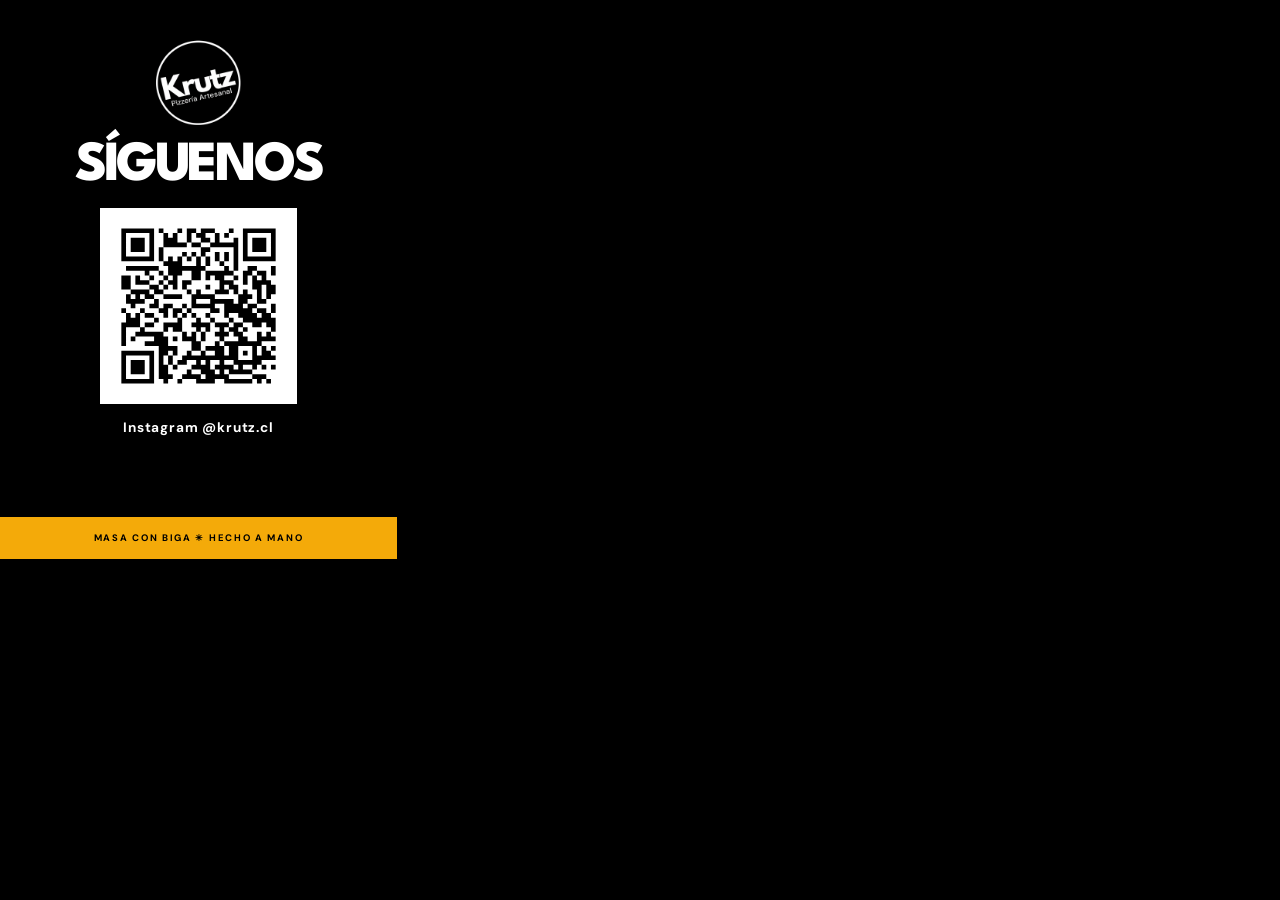
<file: krutz/qr/tarjeta.html>
<!DOCTYPE html>
<html lang="es-CL"><head><meta charset="UTF-8"><title>Tarjeta QR · KRUTZ</title>
<style>
@font-face{font-family:"League Spartan";font-weight:800;src:url("../assets/fonts/league-spartan-800.woff2") format("woff2")}
@font-face{font-family:"DM Sans";font-weight:700;src:url("../assets/fonts/dm-sans-700.woff2") format("woff2")}
@page{size:105mm 148mm;margin:0}*{box-sizing:border-box;margin:0}
html,body{width:105mm;height:148mm;background:#000}
body{display:flex;flex-direction:column;align-items:center;justify-content:space-between;padding:9mm 9mm 0;color:#fff;font-family:"DM Sans",Arial,sans-serif;text-align:center;-webkit-print-color-adjust:exact;print-color-adjust:exact}
.logo{width:26mm;height:26mm}
h1{margin-top:3mm;font:800 15mm/.8 "League Spartan",sans-serif;letter-spacing:-.06em;text-transform:uppercase}
.q{margin-top:5mm;padding:3mm;background:#fff}.q img{display:block;width:46mm;height:46mm}
.h{margin-top:4mm;font-size:3.6mm;font-weight:700;letter-spacing:.06em}
.band{width:calc(100% + 18mm);margin-top:auto;padding:4mm;background:#f4aa09;color:#000;font-size:2.5mm;font-weight:700;letter-spacing:.18em;text-transform:uppercase}
</style></head><body>
<img class="logo" src="../assets/img/krutz-logo-512.png" alt="KRUTZ Pizzería Artesanal">
<h1>Síguenos</h1>
<div class="q"><img src="qr-instagram-krutz-bn.svg" alt="QR Instagram @krutz.cl"></div>
<p class="h">Instagram @krutz.cl</p>
<div class="band">Masa con biga ✳ Hecho a mano</div>
</body></html>
</file>
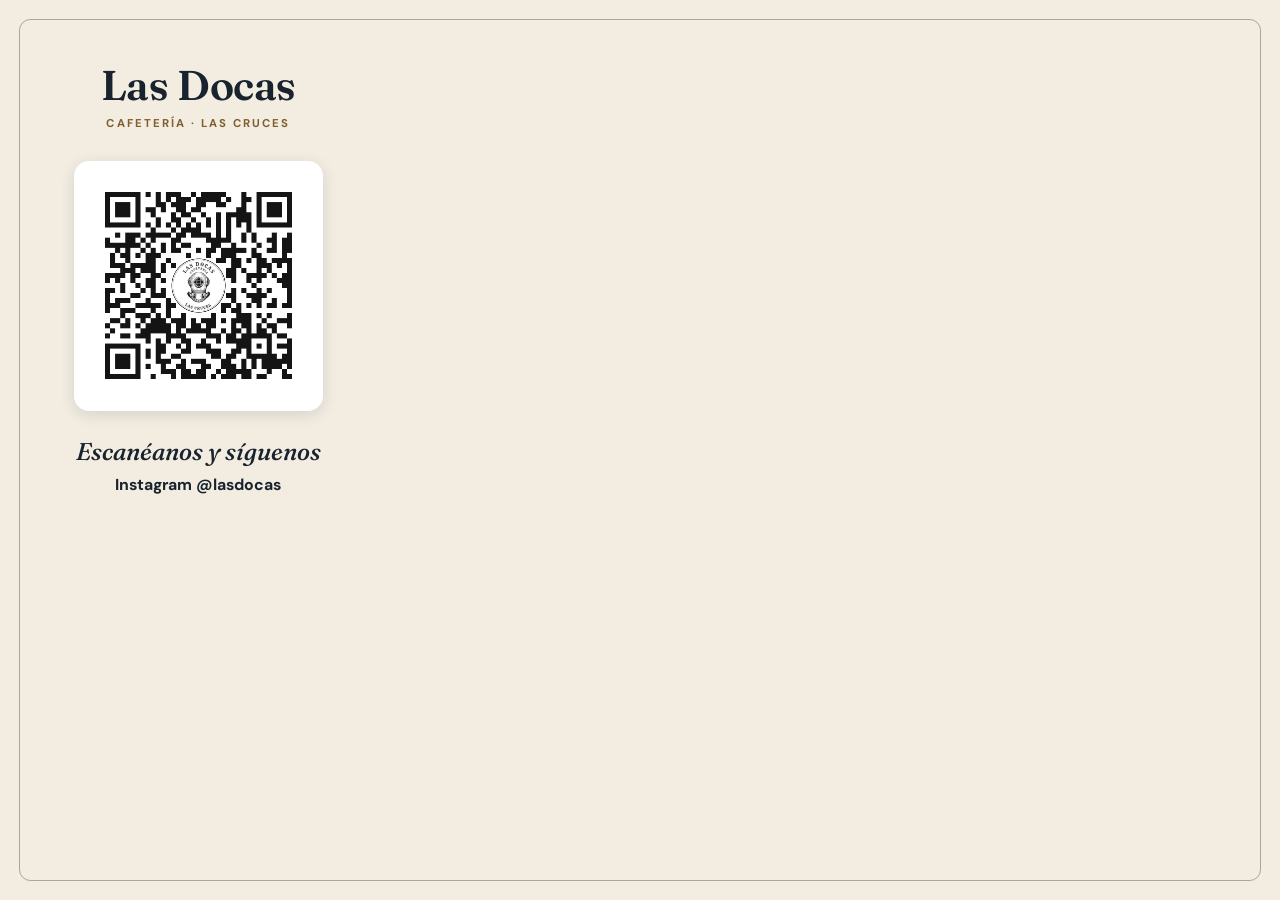
<file: lasdocas/qr/tarjeta.html>
<!DOCTYPE html>
<html lang="es-CL">
<head>
<meta charset="UTF-8">
<title>Tarjeta QR · Las Docas</title>
<link rel="stylesheet" href="../assets/css/fonts.css">
<style>
  @page { size: 105mm 148mm; margin: 0; }
  * { box-sizing: border-box; margin: 0; }
  html, body { width: 105mm; height: 148mm; background: #F2ECE1; }
  body {
    display: flex; flex-direction: column; align-items: center; justify-content: center;
    padding: 10mm; text-align: center; color: #18232E;
    font-family: "DM Sans", sans-serif;
    -webkit-print-color-adjust: exact; print-color-adjust: exact;
  }
  .frame { position: absolute; inset: 5mm; border: .35mm solid rgba(24,35,46,.35); border-radius: 3mm; pointer-events: none; }
  .name { font: 600 11mm/1 "Fraunces", serif; letter-spacing: -.01em; }
  .tag { margin-top: 2.5mm; font-size: 3mm; font-weight: 700; letter-spacing: .18em; text-transform: uppercase; color: #7F5F2E; }
  .qr { margin-top: 8mm; padding: 3mm; border-radius: 4mm; background: #fff; box-shadow: 0 1mm 4mm rgba(24,35,46,.12); }
  .qr img { display: block; width: 60mm; height: 60mm; }
  .cta { margin-top: 7mm; font: italic 500 6.4mm/1.2 "Fraunces", serif; }
  .handle { margin-top: 2mm; font-size: 4.2mm; font-weight: 700; }
</style>
</head>
<body>
  <div class="frame"></div>
  <p class="name">Las Docas</p>
  <p class="tag">Cafetería · Las Cruces</p>
  <div class="qr"><img src="qr-instagram-lasdocas.png" alt="Código QR al Instagram de Las Docas"></div>
  <p class="cta">Escanéanos y síguenos</p>
  <p class="handle">Instagram @lasdocas</p>
</body>
</html>
</file>
<file: assets/css/style.css>
/* =========================================================
   Pato Ganso — El Sueldo del Año
   Recreación estática (colores/fuentes/estructura reales del sitio)
   ========================================================= */

:root{
  --gold: #ecc405;
  --gold-bright: #ffd700;
  --navy: #0F172A;
  --bg: #000000;
  --white: #ffffff;
  --muted: #bdbdbd;
  --green: #00ff88;
  --card-grad: linear-gradient(145deg, #121212, #2a2a2a);
  --font-heading: 'Lexend', sans-serif;
  --font-body: 'DM Sans', sans-serif;
  --container-w: 1200px;
}

*, *::before, *::after{ box-sizing: border-box; }

html{ scroll-behavior: smooth; }

body{
  margin: 0;
  background: var(--bg);
  color: var(--white);
  font-family: var(--font-body);
  font-size: 16px;
  line-height: 1.6;
  overflow-x: hidden;
}

img{ max-width: 100%; height: auto; display: block; }

a{ color: var(--gold); text-decoration: none; }
a:hover{ color: var(--gold-bright); }

h1, h2, h3, h4{
  font-family: var(--font-heading);
  font-weight: 600;
  line-height: 1.25;
  margin: 0 0 .5em;
}

.ast-container{
  max-width: var(--container-w);
  margin: 0 auto;
  padding: 0 20px;
}

.skip-link{
  position: absolute;
  left: -9999px;
  top: 0;
  background: var(--gold);
  color: #000;
  padding: 10px 16px;
  z-index: 10000;
}
.skip-link:focus{ left: 10px; top: 10px; }

.anchor{ display: block; position: relative; top: -90px; visibility: hidden; }

/* ============ HEADER ============ */
.site-header{
  position: sticky;
  top: 0;
  z-index: 1001;
  background: rgba(0,0,0,0.85);
  backdrop-filter: saturate(150%) blur(8px);
  border-bottom: 1px solid rgba(236,196,5,0.15);
  transition: background .2s ease, box-shadow .2s ease;
}
.site-header.scrolled{
  background: rgba(0,0,0,0.97);
  box-shadow: 0 4px 20px rgba(0,0,0,0.5);
}

.header-inner{
  display: flex;
  align-items: center;
  justify-content: space-between;
  gap: 20px;
  padding-top: 14px;
  padding-bottom: 14px;
}

.custom-logo{ width: 180px; height: auto; }

.site-navigation .main-header-menu{
  list-style: none;
  display: flex;
  gap: 28px;
  margin: 0;
  padding: 0;
}
.menu-link{
  color: var(--white);
  font-weight: 500;
  font-size: 14px;
  letter-spacing: .3px;
  text-transform: uppercase;
  position: relative;
  padding: 6px 2px;
}
.menu-link::after{
  content: "";
  position: absolute;
  left: 0; right: 0; bottom: -2px;
  height: 2px;
  background: var(--gold);
  transform: scaleX(0);
  transform-origin: left;
  transition: transform .25s ease;
}
.menu-link:hover{ color: var(--gold); }
.menu-link:hover::after{ transform: scaleX(1); }

.header-actions{ display: flex; align-items: center; gap: 18px; }
.cart-container{ width: 22px; height: 22px; display: inline-flex; }
.cart-icon{ width: 22px; height: 22px; fill: var(--white); }
.cart-container:hover .cart-icon{ fill: var(--gold); }

.menu-toggle{
  display: none;
  flex-direction: column;
  justify-content: center;
  gap: 5px;
  width: 30px;
  height: 24px;
  background: none;
  border: none;
  cursor: pointer;
  padding: 0;
  position: relative;
  z-index: 1002;
}
.menu-toggle .bar{
  display: block;
  height: 2px;
  width: 100%;
  background: var(--white);
  transition: transform .25s ease, opacity .25s ease;
}
.menu-toggle[aria-expanded="true"] .bar:nth-child(1){ transform: translateY(7px) rotate(45deg); }
.menu-toggle[aria-expanded="true"] .bar:nth-child(2){ opacity: 0; }
.menu-toggle[aria-expanded="true"] .bar:nth-child(3){ transform: translateY(-7px) rotate(-45deg); }

/* ============ COUNTDOWN STRIP ============ */
.countdown-strip{
  background: linear-gradient(120deg, #b91c1c, #ef4444);
  padding: 14px 20px;
  text-align: center;
}
.countdown-wrapper{
  display: inline-flex;
  align-items: center;
  gap: 10px;
  font-family: var(--font-heading);
}
.cd-item{ display: flex; flex-direction: column; align-items: center; min-width: 46px; }
.cd-num{ font-size: 26px; font-weight: 700; line-height: 1; color: #fff; }
.cd-label{ font-size: 10px; text-transform: uppercase; letter-spacing: .5px; color: #ffe; opacity: .85; margin-top: 3px; }
.cd-sep{ font-size: 24px; font-weight: 700; color: #fff; opacity: .7; }

/* ============ HERO ============ */
.hero{
  position: relative;
  padding: 60px 0 40px;
  overflow: hidden;
  background-color: #000;
  background-image:
    radial-gradient(ellipse 90% 60% at 50% 100%, rgba(236,196,5,0.16), transparent 70%),
    url('../img/hero-bg.webp');
  background-size: cover;
  background-position: center bottom;
}
.hero-inner{
  position: relative;
  z-index: 2;
  display: grid;
  grid-template-columns: .9fr 1.3fr .8fr;
  align-items: center;
  gap: 20px;
}
.hero-mascot img{ margin: 0 auto; animation: float-y 4.2s ease-in-out infinite; }
.hero-ticket-img img{ margin: 0 auto; animation: float-y 4.8s ease-in-out infinite; animation-delay: .4s; }

.hero-copy{
  position: relative;
  z-index: 0;
  text-align: center;
}
/* Soft dark scrim behind the headline/CTAs so text stays legible over the
   busy sparkle background, without hiding the mascots on either side. */
.hero-copy::before{
  content: "";
  position: absolute;
  z-index: -1;
  inset: -24px -16px;
  background: radial-gradient(ellipse 70% 80% at 50% 50%, rgba(0,0,0,0.55) 0%, rgba(0,0,0,0.28) 55%, transparent 78%);
  border-radius: 40px;
}

@keyframes float-y{
  0%, 100%{ transform: translateY(0); }
  50%{ transform: translateY(-10px); }
}

/* Twinkling gold sparkle particles layered over the hero background */
.sparkle-field{
  position: absolute;
  inset: 0;
  z-index: 1;
  pointer-events: none;
  overflow: hidden;
}
.sparkle{
  position: absolute;
  width: var(--s, 3px);
  height: var(--s, 3px);
  border-radius: 50%;
  background: var(--gold-bright);
  box-shadow: 0 0 6px 1px rgba(255,215,0,0.8);
  opacity: 0;
  animation: sparkle-twinkle var(--dur, 3s) ease-in-out infinite;
  animation-delay: var(--delay, 0s);
}
@keyframes sparkle-twinkle{
  0%, 100%{ opacity: 0; transform: scale(.6); }
  50%{ opacity: var(--peak, .9); transform: scale(1); }
}

.pill-btn{
  display: inline-block;
  background: var(--gold);
  color: #000;
  font-weight: 700;
  font-size: 13px;
  letter-spacing: 1.5px;
  text-transform: uppercase;
  padding: 10px 22px;
  border-radius: 0;
  margin-bottom: 18px;
}
.pill-btn:hover{ background: var(--gold-bright); color: #000; }

.hero-title{
  font-size: 3rem;
  color: var(--white);
  letter-spacing: -0.5px;
}

.hero-counter{
  font-family: var(--font-heading);
  font-size: 3.2rem;
  font-weight: 700;
  color: var(--gold);
  margin: 8px 0 18px;
}
.hero-counter .prefix{ font-size: 2.2rem; vertical-align: top; margin-right: 4px; }

.hero-sub{ font-size: 1.6rem; color: var(--white); margin-bottom: 10px; }
.hero-accent{ color: var(--gold); font-size: 1.3rem; }

.hero-tagline{
  max-width: 520px;
  margin: 18px auto 26px;
  color: var(--muted);
  font-size: 1.05rem;
}

.hero-buttons{
  display: flex;
  gap: 16px;
  justify-content: center;
  flex-wrap: wrap;
}

.btn{
  display: inline-block;
  padding: 16px 28px;
  font-weight: 600;
  font-size: 13px;
  letter-spacing: 1.5px;
  text-transform: uppercase;
  border: 2px solid var(--gold);
  cursor: pointer;
  transition: all .2s ease;
}
.btn-primary{ background: var(--gold); color: #000; }
.btn-primary:hover{ background: var(--gold-bright); color: #000; border-color: var(--gold-bright); }
.btn-outline{ background: transparent; color: var(--gold); }
.btn-outline:hover{ background: var(--gold); color: #000; }

/* Inside the hero, the outline button sits over a busy sparkle background —
   give it a solid backdrop so the gold text stays readable against it. */
.hero .btn-outline{
  background: rgba(0,0,0,0.6);
  backdrop-filter: blur(3px);
}
.hero .btn-outline:hover{ background: var(--gold); color: #000; }

/* ============ TRUST BADGES ============ */
.trust-badges{
  padding: 30px 0;
  background: #0a0a0a;
  border-top: 1px solid rgba(236,196,5,0.12);
  border-bottom: 1px solid rgba(236,196,5,0.12);
}
.trust-grid{
  display: grid;
  grid-template-columns: repeat(4, 1fr);
  gap: 20px;
  text-align: center;
}
.trust-item h3{
  font-size: 1.05rem;
  margin: 0;
  color: var(--white);
}
.badge-emoji{
  display: inline-block;
  animation: badge-bounce 2.6s ease-in-out infinite;
}
.trust-item:nth-child(1) .badge-emoji{ animation-delay: 0s; }
.trust-item:nth-child(2) .badge-emoji{ animation-delay: .2s; }
.trust-item:nth-child(3) .badge-emoji{ animation-delay: .4s; }
.trust-item:nth-child(4) .badge-emoji{ animation-delay: .6s; }
@keyframes badge-bounce{
  0%, 100%{ transform: translateY(0) rotate(0deg); }
  50%{ transform: translateY(-4px) rotate(-6deg); }
}

/* ============ SECTION TITLES ============ */
.section-title{
  text-align: center;
  font-size: 2rem;
  color: var(--white);
}
.section-sub{
  text-align: center;
  color: var(--muted);
  max-width: 620px;
  margin: 0 auto 40px;
  font-size: 1rem;
}

.packs-section, .how-section, .faq-section, .contact-section, .legal-section-wrap{
  padding: 70px 0;
}

/* ============ PRICING CARDS ============ */
.packs-container{
  display: flex;
  flex-direction: column;
  gap: 20px;
  max-width: 760px;
  margin: 0 auto;
}

.card-link{ color: inherit; display: block; }

.card{
  background: var(--card-grad);
  border-radius: 20px;
  padding: 25px;
  display: flex;
  justify-content: space-between;
  align-items: center;
  position: relative;
  transition: .3s;
  box-shadow: 0 10px 25px rgba(0,0,0,0.3);
}
.card-link:hover .card{ transform: translateY(-3px) scale(1.01); }

.card .left h2{ margin: 0; font-size: 22px; color: #fff; }
.card .left h2 span{ color: var(--gold-bright); font-size: 30px; font-weight: bold; }

.card .right{ text-align: right; }
.card .price{ font-size: 26px; font-weight: bold; color: #fff; }
.card .sub{ font-size: 12px; color: #bdbdbd; }
.card .save{ color: var(--green); font-size: 12px; margin-top: 5px; }

.card button{
  margin-top: 10px;
  background: #2cff57;
  color: #000;
  border: none;
  padding: 10px 20px;
  border-radius: 12px;
  font-weight: bold;
  cursor: pointer;
  letter-spacing: 1px;
  pointer-events: none;
}
.card button.yellow{ background: var(--gold-bright); }

.badge{
  margin-top: 10px;
  font-size: 11px;
  padding: 6px 12px;
  border-radius: 20px;
  display: inline-block;
  font-weight: bold;
}
.badge.basic{ background: #3a3a3a; color: #ddd; }
.badge.offer{ background: #1e40af; color: #fff; }
.badge.best{ background: #b91c1c; color: #fff; }

.card.highlight{
  background: linear-gradient(145deg, #1a1400, #3a2b00);
  border: 2px solid var(--gold-bright);
  box-shadow: 0 0 25px rgba(255, 215, 0, 0.25);
}
.top-label{
  position: absolute;
  top: -14px;
  right: 20px;
  background: var(--gold-bright);
  color: #000;
  padding: 6px 14px;
  border-radius: 20px;
  font-size: 12px;
  font-weight: bold;
}

@media (max-width: 600px){
  .card{ flex-direction: column; align-items: flex-start; gap: 10px; }
  .card .right{ width: 100%; text-align: left; }
  .card button{ width: 100%; }
}

/* ============ HOW IT WORKS ============ */
.steps-container{
  max-width: 800px;
  margin: 0 auto;
  display: flex;
  flex-direction: column;
  gap: 20px;
}
.step{
  background: linear-gradient(145deg, #1a1a1a, #2a2a2a);
  border-radius: 16px;
  padding: 20px;
  display: flex;
  align-items: center;
  gap: 20px;
  box-shadow: 0 10px 25px rgba(0,0,0,0.3);
  transition: .3s;
  border: 1px solid rgba(236,196,5,0.2);
}
.step:hover{
  transform: translateY(-5px);
  border-color: var(--gold);
  box-shadow: 0 10px 25px rgba(236,196,5,0.2);
}
.step-number{
  background: var(--gold-bright);
  color: #000;
  font-weight: bold;
  font-size: 18px;
  width: 45px;
  height: 45px;
  min-width: 45px;
  display: flex;
  align-items: center;
  justify-content: center;
  border-radius: 12px;
}
.step-content h3{ margin: 0; font-size: 16px; color: #fff; }
.step-content p{ margin: 6px 0 0; font-size: 13px; color: #bdbdbd; line-height: 1.4; }
.step-content span{ display: block; font-size: 13px; color: var(--gold); margin-top: 4px; }

@media (max-width: 600px){
  .step{ flex-direction: column; align-items: flex-start; }
}

/* ============ FAQ ============ */
.faq-wrapper{
  max-width: 800px;
  margin: 0 auto;
  display: flex;
  flex-direction: column;
  gap: 12px;
}
.faq-item{
  background: linear-gradient(145deg, #121212, #202020);
  border: 1px solid rgba(236,196,5,0.15);
  border-radius: 12px;
  overflow: hidden;
}
.faq-question{
  width: 100%;
  display: flex;
  align-items: center;
  justify-content: space-between;
  gap: 14px;
  background: none;
  border: none;
  color: #fff;
  font-family: var(--font-heading);
  font-size: 1rem;
  font-weight: 600;
  text-align: left;
  padding: 18px 20px;
  cursor: pointer;
}
.faq-icon{
  position: relative;
  width: 18px;
  height: 18px;
  min-width: 18px;
  flex-shrink: 0;
}
.faq-icon::before, .faq-icon::after{
  content: "";
  position: absolute;
  background: var(--gold);
  transition: transform .25s ease;
}
.faq-icon::before{ top: 50%; left: 0; width: 100%; height: 2px; transform: translateY(-50%); }
.faq-icon::after{ left: 50%; top: 0; width: 2px; height: 100%; transform: translateX(-50%); }
.faq-question[aria-expanded="true"] .faq-icon::after{ transform: translateX(-50%) scaleY(0); }

.faq-answer{
  max-height: 0;
  overflow: hidden;
  transition: max-height .3s ease;
  padding: 0 20px;
  color: var(--muted);
  font-size: .92rem;
}
.faq-answer p{ margin: 0 0 8px; }
.faq-answer ul{ margin: 0 0 14px; padding-left: 20px; }
.faq-item.open .faq-answer{ padding-bottom: 18px; }

/* ============ CONTACT FORM ============ */
.contact-form{
  max-width: 560px;
  margin: 0 auto;
}
.form-row{
  margin-bottom: 20px;
  position: relative;
}
.form-row label{
  display: block;
  margin-bottom: 8px;
  font-weight: 500;
  font-size: .92rem;
}
.required{ color: var(--gold); }
.form-row input,
.form-row textarea{
  width: 100%;
  background: #111;
  border: 1px solid rgba(236,196,5,0.25);
  border-radius: 8px;
  padding: 12px 14px;
  color: #fff;
  font-family: var(--font-body);
  font-size: 16px; /* >=16px avoids iOS Safari auto-zoom on focus */
}
.form-row input:focus,
.form-row textarea:focus{
  outline: none;
  border-color: var(--gold);
}
.field-error{
  display: none;
  color: #ff6b6b;
  font-size: .8rem;
  margin-top: 6px;
}
.form-row.error .field-error{ display: block; }
.form-row.error input,
.form-row.error textarea{ border-color: #ff6b6b; }

.submit-btn{ width: 100%; border-radius: 8px; }
.form-message{
  padding: 12px 16px;
  border-radius: 8px;
  margin-bottom: 20px;
  font-size: .9rem;
}
.form-message.success{ background: rgba(0,255,136,0.1); color: var(--green); border: 1px solid rgba(0,255,136,0.3); }
.form-message.error{ background: rgba(255,107,107,0.1); color: #ff6b6b; border: 1px solid rgba(255,107,107,0.3); }

/* ============ LEGAL ============ */
.legal-container{
  max-width: 1100px;
  margin: auto;
  display: grid;
  grid-template-columns: repeat(3, 1fr);
  gap: 25px;
}
.legal-card{
  background: var(--card-grad);
  padding: 30px;
  border-radius: 20px;
  box-shadow: 0 15px 30px rgba(0,0,0,0.3);
  display: flex;
  flex-direction: column;
  min-height: 260px;
  transition: .3s;
}
.legal-card:hover{ transform: translateY(-6px); }
.legal-card h3{ color: var(--gold-bright); font-size: 1.4rem; margin-bottom: 15px; }
.legal-card p, .legal-card li{ color: var(--muted); font-size: .9rem; line-height: 1.6; }
.legal-card ul{ padding-left: 18px; margin: 0; }

@media (max-width: 900px){
  .legal-container{ grid-template-columns: 1fr; }
}

/* ============ FOOTER ============ */
.site-footer{
  border-top: 1px solid rgba(236,196,5,0.15);
  padding: 40px 0 0;
  background: #050505;
}
.footer-inner{
  display: flex;
  align-items: center;
  justify-content: space-between;
  flex-wrap: wrap;
  gap: 20px;
  padding-bottom: 30px;
}
.footer-logo img{ width: 150px; }
.footer-social{ display: flex; gap: 14px; }
.social-icon{
  width: 34px;
  height: 34px;
  display: inline-flex;
  align-items: center;
  justify-content: center;
  border-radius: 50%;
  background: rgba(255,255,255,0.06);
}
.social-icon svg{ width: 16px; height: 16px; fill: var(--white); }
.social-icon.instagram:hover{ background: #8a3ab9; }
.social-icon.facebook:hover{ background: #557dbc; }

.footer-below{
  border-top: 1px solid rgba(255,255,255,0.08);
  padding: 18px 0;
  text-align: center;
}
.footer-below p{ margin: 0; font-size: .85rem; color: var(--muted); }

/* ============ SCROLL TOP ============ */
.scroll-top{
  position: fixed;
  right: 24px;
  bottom: 24px;
  width: 44px;
  height: 44px;
  border-radius: 50%;
  background: var(--gold);
  border: none;
  color: #000;
  display: flex;
  align-items: center;
  justify-content: center;
  cursor: pointer;
  box-shadow: 0 6px 18px rgba(0,0,0,0.4);
  z-index: 998;
  transition: opacity .2s ease, transform .2s ease;
}
.scroll-top svg{ width: 16px; height: 10px; }
.scroll-top:hover{ background: var(--gold-bright); transform: translateY(-2px); }
.scroll-top[hidden]{ display: none; }

/* ============ RESPONSIVE ============ */
@media (max-width: 980px){
  .hero-inner{ grid-template-columns: 1fr; }
  .hero-mascot img, .hero-ticket-img img{ max-width: 160px; }
  .trust-grid{ grid-template-columns: repeat(2, 1fr); }
}

/* ---- Mobile-first tuning: keep CTA close to the fold ---- */
@media (max-width: 767px){
  .hero{ padding: 24px 0 20px; }
  .hero-inner{ gap: 0; }
  .hero-mascot{ order: 1; }
  .hero-copy{ order: 2; }
  .hero-ticket-img{ order: 3; }
  .hero-mascot img{ max-width: 96px; margin-bottom: -4px; }
  .hero-ticket-img img{ max-width: 96px; margin-top: 2px; }
  .pill-btn{ margin-bottom: 12px; padding: 9px 18px; font-size: 12px; }
  .hero-title{ font-size: 2.1rem; margin-bottom: .2em; }
  .hero-counter{ font-size: 2.3rem; margin: 4px 0 12px; }
  .hero-sub{ font-size: 1.2rem; margin-bottom: 8px; }
  .hero-accent{ font-size: 1rem; }
  .hero-tagline{ font-size: .92rem; margin: 12px auto 20px; }
  .hero-buttons{ flex-direction: column; width: 100%; gap: 12px; }
  .hero-buttons .btn{ width: 100%; padding: 15px 20px; }

  .trust-badges{ padding: 20px 0; }
  .trust-grid{ gap: 14px 10px; }
  .trust-item h3{ font-size: .85rem; }

  .packs-section, .how-section, .faq-section, .contact-section, .legal-section-wrap{
    padding: 44px 0;
  }
  .section-title{ font-size: 1.5rem; }
  .section-sub{ margin-bottom: 26px; font-size: .92rem; }

  .countdown-strip{ padding: 10px 12px; }
  .cd-num{ font-size: 19px; }
  .cd-label{ font-size: 8.5px; }
  .countdown-wrapper{ gap: 5px; }
  .cd-item{ min-width: 36px; }
}

@media (max-width: 921px){
  .site-navigation{
    position: fixed;
    top: 0;
    right: -320px;
    width: 300px;
    height: 100vh;
    background: #0a0a0a;
    border-left: 1px solid rgba(236,196,5,0.2);
    padding: 90px 30px;
    transition: right .3s ease;
    z-index: 1000;
  }
  .site-navigation.open{ right: 0; }
  .main-header-menu{
    flex-direction: column;
    gap: 22px !important;
  }
  .menu-toggle{ display: flex; }
  .mobile-overlay{
    position: fixed;
    inset: 0;
    background: rgba(0,0,0,0.6);
    z-index: 999;
    opacity: 0;
    pointer-events: none;
    transition: opacity .3s ease;
  }
  .mobile-overlay.open{ opacity: 1; pointer-events: auto; }
}

@media (max-width: 640px){
  .hero-mascot img{ max-width: 80px; }
  .hero-ticket-img img{ max-width: 80px; }
  .hero-title{ font-size: 2.2rem; }
  .hero-counter{ font-size: 2.4rem; }
  .hero-sub{ font-size: 1.25rem; }
  .hero-accent{ font-size: 1.05rem; }
  .section-title{ font-size: 1.6rem; }
  .cd-num{ font-size: 20px; }
  .countdown-wrapper{ gap: 6px; }
  .cd-item{ min-width: 38px; }
  .trust-grid{ grid-template-columns: 1fr 1fr; }
  .card .left h2{ font-size: 18px; }
  .card .left h2 span{ font-size: 24px; }
}

/* ============ SCROLL REVEAL ============ */
/* Visible by default — JS opts elements into the hidden->reveal animation
   via html.js-reveal, so content never depends on JS/observer timing to
   become visible (progressive enhancement, not a hard requirement). */
.reveal{
  transition: opacity .6s ease, transform .6s ease;
}
html.js-reveal .reveal{
  opacity: 0;
  transform: translateY(22px);
}
html.js-reveal .reveal.is-visible{
  opacity: 1;
  transform: translateY(0);
}

/* ============ MOTION PREFERENCES ============ */
@media (prefers-reduced-motion: reduce){
  .hero-mascot img, .hero-ticket-img img,
  .badge-emoji, .sparkle{
    animation: none !important;
  }
  .reveal{
    opacity: 1;
    transform: none;
    transition: none;
  }
  html{ scroll-behavior: auto; }
}
</file>
<file: krutz/assets/css/carta.css>
/* ==========================================================
   KRUTZ · Carta
   Sigue la identidad de krutz.cl: blanco y negro, amarillo
   mostaza, League Spartan para títulos y DM Sans para texto.
   ========================================================== */

@font-face { font-family: "DM Sans"; font-weight: 400; font-display: swap; src: url("../fonts/dm-sans-400.woff2") format("woff2"); }
@font-face { font-family: "DM Sans"; font-weight: 700; font-display: swap; src: url("../fonts/dm-sans-700.woff2") format("woff2"); }
@font-face { font-family: "League Spartan"; font-weight: 800; font-display: swap; src: url("../fonts/league-spartan-800.woff2") format("woff2"); }

:root {
  --ink: #000;
  --paper: #fff;
  --accent: #f4aa09;
  --accent-ink: #936301;
  --green: #9fbd72;
  --muted: #666;
  --line: #d8d8d8;
  --soft: #f4f4f4;
  --display: "League Spartan", "Arial Black", Arial, sans-serif;
  --body: "DM Sans", Arial, sans-serif;
  color-scheme: light;
}

* { box-sizing: border-box; }
html { scroll-behavior: smooth; scroll-padding-top: 72px; -webkit-text-size-adjust: 100%; }
body { margin: 0; background: var(--paper); color: var(--ink); font-family: var(--body); overflow-x: hidden; }
img, video { display: block; max-width: 100%; }
a { color: inherit; text-decoration: none; }
h1, h2, h3, p, figure { margin: 0; }
[hidden] { display: none !important; }
a:focus-visible, button:focus-visible { outline: 3px solid var(--accent); outline-offset: 5px; }

.wrap { width: min(1180px, 88vw); margin-inline: auto; }
.skip { position: absolute; left: 12px; top: -60px; z-index: 100; padding: 10px 14px; background: var(--accent); color: var(--ink); font-weight: 700; }
.skip:focus { top: 12px; }

.icon { width: 1.1em; height: 1.1em; fill: none; stroke: currentColor; stroke-width: 2; stroke-linecap: round; stroke-linejoin: round; flex: 0 0 auto; }

/* ---------- Barra superior ---------- */
.topbar {
  display: flex; justify-content: center; align-items: center; flex-wrap: wrap; gap: 4px 16px;
  padding: 11px 4vw; border-bottom: 1px solid #ececec;
  font-size: 10px; line-height: 1.4; letter-spacing: 1.5px; text-transform: uppercase; font-weight: 700;
}
.topbar .star { width: 13px; height: 13px; color: var(--green); stroke-width: 2.2; }

/* ---------- Encabezado ---------- */
.site-header { background: var(--ink); color: var(--paper); }
.header-nav { height: 102px; display: flex; align-items: center; justify-content: space-between; gap: 32px; }
.logo { width: 76px; height: 76px; object-fit: contain; }
.header-links { display: flex; align-items: center; gap: 30px; font-size: 12px; }
.header-links > a:not(.header-cta) { text-decoration: underline; text-decoration-color: transparent; text-underline-offset: 6px; transition: text-decoration-color .2s; }
.header-links > a:not(.header-cta):hover { text-decoration-color: var(--accent); }
.header-cta { background: var(--paper); color: var(--ink); padding: 14px 20px; font-weight: 700; transition: background-color .2s; }
.header-cta:hover { background: var(--accent); }

/* ---------- Portada ---------- */
.hero { background: var(--ink); color: var(--paper); padding: 72px 0 62px; overflow: hidden; }
.hero-grid { display: grid; grid-template-columns: minmax(0, 1.2fr) minmax(280px, .8fr); gap: 6vw; align-items: end; }
.eyebrow { font-size: 10px; letter-spacing: 2px; text-transform: uppercase; font-weight: 700; margin-bottom: 40px; }
.eyebrow i { display: inline-block; width: 7px; height: 7px; background: var(--accent); border-radius: 50%; margin-right: 9px; }
h1 {
  font-family: var(--display); font-size: clamp(86px, 15vw, 206px); font-weight: 800;
  line-height: .72; letter-spacing: -.065em; text-transform: uppercase; margin: 0 0 24px; transform: translateX(-.035em);
}
.hero-copy { max-width: 390px; font-size: 15px; line-height: 1.8; color: #c7c7c7; }

.hero-video { position: relative; }
.hero-video .frame { position: relative; aspect-ratio: 1; max-height: 440px; width: 100%; background: #111 center 45% / cover no-repeat; overflow: hidden; }
.hero-video video { position: absolute; inset: 0; width: 100%; height: 100%; object-fit: cover; object-position: 50% 45%; }
.hero-video .frame::after { content: "Del horno"; position: absolute; left: 0; top: 0; padding: 8px 12px; background: var(--accent); color: var(--ink); font: 700 10px/1 var(--body); letter-spacing: 1.6px; text-transform: uppercase; }
.hero-note { border-top: 1px solid #333; padding-top: 22px; margin-top: 22px; }
.hero-note strong { display: block; font-family: var(--display); font-size: 27px; font-weight: 800; line-height: 1.05; text-transform: uppercase; margin-bottom: 12px; }
.hero-note span { display: block; color: #aaa; font-size: 12px; line-height: 1.7; }

/* ---------- Franja amarilla ---------- */
.ticker {
  display: flex; justify-content: space-around; align-items: center; gap: 20px; padding: 21px 5vw;
  background: var(--accent); color: var(--ink); font-size: 10px; letter-spacing: 1.6px; text-transform: uppercase; font-weight: 700;
}
.ticker b { color: var(--paper); font-size: 15px; }

/* ---------- Categorías ---------- */
.category-nav {
  position: sticky; top: env(safe-area-inset-top, 0px); z-index: 20; padding: 0 18px;
  background: rgba(255, 255, 255, .96); -webkit-backdrop-filter: blur(10px); backdrop-filter: blur(10px);
  border-bottom: 1px solid var(--line); overflow-x: auto; scrollbar-width: none;
}
.category-nav::-webkit-scrollbar { display: none; }
.category-nav .wrap { display: flex; align-items: center; gap: 28px; min-width: max-content; height: 64px; }
.category-nav a { font-size: 10px; letter-spacing: 1.25px; text-transform: uppercase; font-weight: 700; white-space: nowrap; padding: 10px 0; }
.category-nav a:hover, .category-nav a.is-active { color: var(--accent-ink); }
.category-nav a.is-active { text-decoration: underline; text-decoration-thickness: 2px; text-underline-offset: 7px; }

/* ---------- Carta ---------- */
.menu-main { padding: 82px 0 96px; }
.menu-grid { display: grid; grid-template-columns: repeat(2, minmax(0, 1fr)); gap: 84px 9vw; align-items: start; }
.menu-section { scroll-margin-top: 80px; min-width: 0; }
.menu-section.full, .feature { grid-column: 1 / -1; }

.section-kicker { display: flex; align-items: center; gap: 12px; margin-bottom: 18px; font-size: 12px; letter-spacing: 1.8px; text-transform: uppercase; color: var(--muted); font-weight: 700; }
.section-kicker::after { content: ""; height: 1px; background: var(--ink); flex: 1; }
h2 { font-family: var(--display); font-size: clamp(36px, 4vw, 56px); font-weight: 800; line-height: .95; letter-spacing: -1.5px; text-transform: uppercase; margin: 0 0 14px; text-wrap: balance; }
.section-intro { margin: 0 0 32px; max-width: 620px; color: var(--muted); font-size: 13px; line-height: 1.75; }

/* Fotos de producto: tira con nombre y precio, esquinas rectas */
.shots { display: grid; grid-template-columns: repeat(4, minmax(0, 1fr)); gap: 14px; margin: 0 0 40px; }
.shot { position: relative; margin: 0; overflow: hidden; background: #111; }
.shot img { display: block; width: 100%; height: auto; aspect-ratio: 4 / 5; object-fit: cover; transition: transform .6s ease; }
.shot:hover img { transform: scale(1.035); }
.shot figcaption {
  position: absolute; left: 0; right: 0; bottom: 0; display: flex; justify-content: space-between; align-items: baseline; gap: 10px;
  padding: 12px 14px; background: var(--ink); color: var(--paper);
}
.shot figcaption b { font: 800 16px/1.05 var(--display); text-transform: uppercase; letter-spacing: -.2px; }
.shot figcaption span { font: 800 15px/1 var(--display); color: var(--accent); white-space: nowrap; }

.item { display: grid; grid-template-columns: minmax(0, 1fr) auto; gap: 8px 22px; align-content: start; padding: 21px 0; border-bottom: 1px solid var(--line); }
.item:first-child { border-top: 2px solid var(--ink); }
.item h3 { font-family: var(--display); font-size: 23px; font-weight: 800; line-height: 1.08; letter-spacing: -.35px; }
.price { font-family: var(--display); font-size: 19px; font-weight: 800; line-height: 1; white-space: nowrap; padding-top: 2px; font-variant-numeric: tabular-nums; }
.item p { grid-column: 1 / -1; max-width: 650px; color: var(--muted); font-size: 13px; line-height: 1.65; }
.item .meta { color: var(--ink); font-size: 10px; letter-spacing: .7px; text-transform: uppercase; font-weight: 700; margin-top: 1px; }
.item .tag-dop { grid-column: 1 / -1; justify-self: start; padding: 5px 8px; background: var(--ink); color: var(--accent); font-size: 9px; letter-spacing: 1.2px; text-transform: uppercase; font-weight: 700; }

.cols-2 { display: grid; grid-template-columns: repeat(2, minmax(0, 1fr)); gap: 0 7vw; }
.cols-2 > .item:nth-child(-n + 2) { border-top: 2px solid var(--ink); }
.menu-section:not(.full) .cols-2 { gap: 0 4vw; }

.availability { font-size: 11px; line-height: 1.65; color: #666; margin: 18px 0 0; }
.sauce-note { margin-top: 22px; padding: 20px 22px; background: var(--soft); font-size: 11px; line-height: 1.7; color: #555; }
.sauce-note strong { color: var(--ink); }

/* Hazla DOP */
.feature { background: var(--ink); color: var(--paper); display: grid; grid-template-columns: .7fr 1.3fr; gap: 7vw; padding: 48px 5vw; position: relative; overflow: hidden; }
.feature::after { content: "✳"; position: absolute; right: 3vw; bottom: -30px; color: var(--accent); font-size: 120px; line-height: 1; opacity: .2; }
.feature .section-kicker { color: #aaa; }
.feature .section-kicker::after { background: #555; }
.feature h2 { color: var(--accent); margin-bottom: 6px; }
.feature-price { font-family: var(--display); font-size: 31px; font-weight: 800; }
.feature-copy { align-self: end; position: relative; z-index: 1; }
.feature-copy p { font-size: 14px; line-height: 1.8; color: #d1d1d1; margin: 0 0 13px; max-width: 60ch; }
.feature-copy small { display: block; font-size: 11px; line-height: 1.65; color: #999; }

/* Combos */
.launch { background: var(--accent); padding: 40px 4vw; }
.launch .section-kicker { color: #3d2a00; }
.launch .section-kicker::after { background: rgba(0, 0, 0, .35); }
.launch h2 { margin-bottom: 22px; }
.launch .item { border-color: rgba(0, 0, 0, .28); }
.launch .item:first-child { border-top: 2px solid var(--ink); }
.launch .item p { color: #3d2a00; }

/* ---------- Instagram ---------- */
.follow { border-top: 1px solid var(--line); padding: 72px 0; }
.follow-grid { display: grid; grid-template-columns: minmax(0, 1fr) auto; gap: 48px; align-items: center; }
.follow h2 { text-transform: none; letter-spacing: -1px; }
.btn-box { display: inline-flex; align-items: center; gap: 10px; padding: 15px 20px; background: var(--ink); color: var(--paper); font-size: 12px; font-weight: 700; transition: background-color .2s, color .2s; }
.btn-box:hover { background: var(--accent); color: var(--ink); }
.follow-qr { display: grid; justify-items: center; gap: 10px; padding: 14px; border: 2px solid var(--ink); }
.follow-qr img { width: 168px; height: 168px; }
.follow-qr span { font-size: 10px; letter-spacing: 1.4px; text-transform: uppercase; font-weight: 700; }

/* ---------- Pie ---------- */
.footer { background: var(--ink); color: var(--paper); padding: 52px 0 28px; }
.footer-top { display: grid; grid-template-columns: 100px 1fr auto; align-items: center; gap: 45px; padding-bottom: 42px; border-bottom: 1px solid #333; }
.footer-tagline { font-family: var(--display); font-size: clamp(23px, 3vw, 35px); font-weight: 800; line-height: 1.1; letter-spacing: -.5px; }
.footer-links { display: flex; flex-direction: column; align-items: flex-end; gap: 12px; font-size: 11px; text-decoration: underline; text-underline-offset: 4px; }
.link-with-icon { display: inline-flex; align-items: center; gap: .55rem; }
.footer-bottom { display: flex; justify-content: space-between; gap: 20px; padding-top: 24px; color: #888; font-size: 9px; letter-spacing: .7px; text-transform: uppercase; }

.float-contact {
  position: fixed; z-index: 30;
  right: calc(20px + env(safe-area-inset-right, 0px)); bottom: calc(20px + env(safe-area-inset-bottom, 0px));
  background: var(--accent); color: var(--ink); padding: 15px 19px; font-size: 11px; font-weight: 700; box-shadow: 0 8px 35px rgba(0, 0, 0, .2);
}
.float-contact:hover { background: var(--paper); }

/* ---------- Aparición (contenido visible por defecto) ---------- */
.js .reveal { opacity: 0; transform: translateY(24px); transition: opacity .65s ease, transform .65s ease; }
.js .reveal.is-visible { opacity: 1; transform: none; }

/* ---------- Responsive ---------- */
@media (max-width: 980px) {
  .shots { grid-template-columns: repeat(2, minmax(0, 1fr)); }
}
@media (max-width: 780px) {
  html { scroll-padding-top: 60px; }
  .wrap { width: min(100% - 36px, 1180px); }
  .topbar { font-size: 8px; letter-spacing: .8px; gap: 4px 7px; }
  .topbar .star { width: 11px; height: 11px; }
  .header-nav { height: 82px; }
  .logo { width: 62px; height: 62px; }
  .header-links { gap: 18px; }
  .header-links > a:not(.header-cta) { display: none; }
  .header-cta { padding: 12px 15px; font-size: 10px; }
  .hero { padding: 52px 0 42px; }
  .hero-grid { grid-template-columns: 1fr; gap: 40px; }
  h1 { font-size: clamp(76px, 28vw, 128px); line-height: .76; }
  .hero-copy { font-size: 13px; }
  .hero-video .frame { aspect-ratio: 1; }
  .ticker { justify-content: space-between; padding: 17px 18px; font-size: 8px; letter-spacing: .7px; }
  .ticker span:nth-of-type(2), .ticker b:nth-of-type(2) { display: none; }
  .category-nav .wrap { gap: 22px; height: 56px; }
  .menu-main { padding: 58px 0 75px; }
  .menu-grid { grid-template-columns: 1fr; gap: 65px; }
  .shots {
    grid-template-columns: none; grid-auto-flow: column; grid-auto-columns: 74%;
    overflow-x: auto; scroll-snap-type: x mandatory; scrollbar-width: none;
    margin-inline: -18px; padding-inline: 18px; scroll-padding-inline: 18px;
  }
  .shots::-webkit-scrollbar { display: none; }
  .shot { scroll-snap-align: start; }
  .cols-2 { grid-template-columns: 1fr; }
  .cols-2 > .item:nth-child(2) { border-top: 0; }
  .feature { grid-template-columns: 1fr; gap: 30px; padding: 38px 26px; }
  .feature::after { font-size: 85px; }
  .launch { margin-inline: -18px; padding: 36px 26px; }
  .follow { padding: 56px 0; }
  .follow-grid { grid-template-columns: 1fr; gap: 32px; }
  .follow-qr { justify-self: start; }
  .footer-top { grid-template-columns: 74px 1fr; gap: 24px; }
  .footer-tagline { font-size: 23px; }
  .footer-links { grid-column: 1 / -1; align-items: flex-start; }
  .footer-bottom { flex-direction: column; }
  .float-contact { right: calc(14px + env(safe-area-inset-right, 0px)); bottom: calc(14px + env(safe-area-inset-bottom, 0px)); }
  .item h3 { font-size: 21px; }
  .price { font-size: 18px; }
}

@media (prefers-reduced-motion: reduce) {
  html { scroll-behavior: auto; }
  *, *::before, *::after { animation: none !important; transition: none !important; }
  .js .reveal { opacity: 1; transform: none; }
}
</file>
<file: krutz/assets/css/pedido.css>
/* ==========================================================
   KRUTZ · Pedido por WhatsApp
   Botones «Agregar», carrito, cuenta y opciones.
   Misma identidad: negro, blanco, amarillo, esquinas rectas.
   ========================================================== */

button { font: inherit; color: inherit; }

/* ---------- Encabezado ---------- */
.header-cta { display: inline-flex; align-items: center; gap: 10px; border: 0; cursor: pointer; font-size: 12px; }
.header-cta .count { min-width: 22px; padding: 4px 6px; background: var(--ink); color: var(--accent); font-size: 11px; line-height: 1; text-align: center; }
.header-account {
  display: inline-flex; align-items: center; gap: 8px; padding: 10px 0; border: 0; background: none; color: var(--paper);
  font-size: 12px; cursor: pointer; text-decoration: underline; text-decoration-color: transparent; text-underline-offset: 6px; transition: text-decoration-color .2s;
}
.header-account:hover { text-decoration-color: var(--accent); }
.header-account .icon { width: 17px; height: 17px; }

/* ---------- Botón Agregar ---------- */
.add {
  grid-column: 1 / -1; justify-self: start; display: inline-flex; align-items: center; gap: 8px; margin-top: 4px;
  padding: 9px 14px; border: 2px solid var(--ink); background: var(--paper); color: var(--ink); cursor: pointer;
  font-size: 11px; font-weight: 700; letter-spacing: 1px; text-transform: uppercase; transition: background-color .2s, color .2s;
}
.add span { font-size: 15px; line-height: 0; }
.add:hover, .add.in-cart { background: var(--ink); color: var(--paper); }
.add em { font-style: normal; min-width: 20px; padding: 3px 5px; margin-left: 2px; background: var(--accent); color: var(--ink); font-size: 10px; line-height: 1; text-align: center; }
.launch .add { background: transparent; }
.launch .add:hover, .launch .add.in-cart { background: var(--ink); color: var(--accent); }
.launch .add.in-cart em { background: var(--accent); color: var(--ink); }

/* ---------- Barra del pedido ---------- */
.cart-bar {
  position: fixed; z-index: 30; left: 50%; transform: translateX(-50%);
  bottom: calc(20px + env(safe-area-inset-bottom, 0px)); width: min(520px, calc(100% - 28px));
  display: flex; align-items: center; gap: 12px; padding: 16px 20px; border: 0; cursor: pointer;
  background: var(--ink); color: var(--paper); font-size: 13px; text-align: left; box-shadow: 0 10px 40px rgba(0, 0, 0, .28);
}
.cart-bar .icon { width: 19px; height: 19px; color: var(--accent); }
.cart-bar span { flex: 1; }
.cart-bar b { color: var(--accent); font-size: 12px; letter-spacing: .8px; text-transform: uppercase; white-space: nowrap; }
.cart-bar:hover b { text-decoration: underline; text-underline-offset: 4px; }
.footer { padding-bottom: 104px; }

.toast {
  position: fixed; z-index: 60; left: 50%; top: calc(16px + env(safe-area-inset-top, 0px)); transform: translate(-50%, -160%);
  max-width: calc(100% - 28px); padding: 12px 18px; background: var(--accent); color: var(--ink);
  font-size: 12px; font-weight: 700; transition: transform .3s ease; pointer-events: none;
}
.toast.show { transform: translate(-50%, 0); }

/* ---------- Paneles ---------- */
html.has-dialog { overflow: hidden; }
dialog.sheet {
  position: fixed; inset: 0 0 0 auto; margin: 0; padding: 0; border: 0; width: min(480px, 100%); max-width: none;
  height: 100%; max-height: none; background: var(--paper); color: var(--ink); overflow: hidden;
}
dialog.sheet-small { inset: 0; margin: auto; height: auto; width: min(460px, calc(100% - 32px)); }
dialog.sheet::backdrop { background: rgba(0, 0, 0, .6); }
dialog.sheet[open] { animation: sheet-in .28s ease; }
dialog.sheet-small[open] { animation-name: pop-in; }
@keyframes sheet-in { from { transform: translateX(40px); opacity: 0; } }
@keyframes pop-in { from { transform: translateY(16px); opacity: 0; } }
@keyframes sheet-up { from { transform: translateY(40px); opacity: 0; } }

.sheet-panel { display: flex; flex-direction: column; height: 100%; overflow-y: auto; overscroll-behavior: contain; }
dialog.sheet-small .sheet-panel { max-height: min(720px, 92vh); }
.sheet-head {
  position: sticky; top: 0; z-index: 2; display: flex; align-items: center; justify-content: space-between; gap: 16px;
  padding: 22px 24px 18px; background: var(--paper); border-bottom: 2px solid var(--ink);
}
.sheet-head h2 { font-size: 30px; margin: 0; letter-spacing: -.8px; }
.sheet-close { width: 40px; height: 40px; flex: 0 0 auto; border: 0; background: var(--ink); color: var(--paper); font-size: 24px; line-height: 1; cursor: pointer; }
.sheet-close:hover { background: var(--accent); color: var(--ink); }
.sheet-body { padding: 20px 24px; }
.sheet-foot { padding: 18px 24px 24px; border-top: 1px solid var(--line); display: grid; gap: 14px; }
.opt-desc { color: var(--muted); font-size: 13px; line-height: 1.65; margin-bottom: 18px; }
.opt-desc:empty { display: none; }

/* Opciones */
.opt-group { border: 0; padding: 0; margin: 0 0 20px; min-width: 0; }
.opt-group legend { padding: 0; margin-bottom: 10px; font-size: 11px; font-weight: 700; letter-spacing: 1.3px; text-transform: uppercase; }
.opt-group legend small { color: var(--muted); font-size: inherit; letter-spacing: inherit; }
.choice { display: flex; align-items: center; gap: 12px; padding: 13px 14px; border: 1px solid var(--line); margin-top: -1px; cursor: pointer; font-size: 14px; }
.choice:hover { background: var(--soft); }
.choice:has(input:checked) { border-color: var(--ink); background: var(--soft); position: relative; z-index: 1; }
.choice input { width: 18px; height: 18px; margin: 0; accent-color: var(--ink); flex: 0 0 auto; }
.choice-dop span { display: grid; gap: 4px; }
.choice-dop b { font-family: var(--display); font-size: 17px; text-transform: uppercase; }
.choice-dop small { color: var(--muted); font-size: 12px; line-height: 1.5; }
.opt-foot { grid-template-columns: auto 1fr; align-items: stretch; }

.qty { display: inline-flex; align-items: center; border: 2px solid var(--ink); }
.qty button { width: 34px; height: 34px; border: 0; background: none; cursor: pointer; font-size: 18px; line-height: 1; }
.qty button:hover { background: var(--ink); color: var(--paper); }
.qty span { min-width: 28px; text-align: center; font-weight: 700; font-size: 14px; font-variant-numeric: tabular-nums; }
.qty-lg button { width: 46px; height: 50px; }

/* Botones */
.btn-solid { display: inline-flex; align-items: center; justify-content: center; gap: 10px; padding: 16px 20px; border: 0; cursor: pointer; background: var(--ink); color: var(--paper); font-size: 13px; font-weight: 700; transition: background-color .2s, color .2s; }
.btn-solid:hover { background: var(--accent); color: var(--ink); }
.btn-line { padding: 14px 18px; border: 2px solid var(--ink); background: none; cursor: pointer; font-size: 12px; font-weight: 700; }
.btn-line:hover { background: var(--ink); color: var(--paper); }
.link-btn { border: 0; background: none; padding: 6px 0; cursor: pointer; font-size: 12px; font-weight: 700; text-decoration: underline; text-underline-offset: 4px; justify-self: start; }
.btn-wa { width: 100%; background: var(--accent); color: var(--ink); font-size: 14px; padding: 18px 20px; }
.btn-wa:hover { background: var(--ink); color: var(--accent); }

/* Formularios */
.field { display: grid; gap: 7px; margin-bottom: 14px; }
.field > span { font-size: 11px; font-weight: 700; letter-spacing: 1.2px; text-transform: uppercase; }
.field i { font-style: normal; color: var(--muted); text-transform: none; letter-spacing: 0; font-weight: 400; }
.field input, .field textarea {
  width: 100%; padding: 13px 14px; border: 1px solid #bdbdbd; border-radius: 0; background: var(--paper); color: var(--ink);
  font: 16px/1.45 var(--body); -webkit-appearance: none; appearance: none;
}
.field textarea { resize: vertical; min-height: 84px; }
.field input:focus, .field textarea:focus { outline: none; border-color: var(--ink); box-shadow: inset 0 0 0 1px var(--ink); }
.form-error { margin: 0 0 12px; padding: 10px 12px; background: #fff2d6; border-left: 3px solid var(--accent-ink); font-size: 12px; font-weight: 700; color: #5a3d00; }

/* Carrito */
.cart-empty { display: grid; justify-items: start; gap: 18px; padding: 24px 0; color: var(--muted); font-size: 14px; }
.cart-lines { list-style: none; margin: 0; padding: 0; }
.line { display: grid; grid-template-columns: minmax(0, 1fr) auto; gap: 10px 14px; align-items: center; padding: 16px 0; border-bottom: 1px solid var(--line); }
.line-text b { display: block; font-family: var(--display); font-size: 18px; font-weight: 800; line-height: 1.1; }
.line-text small { display: block; margin-top: 5px; color: var(--muted); font-size: 12px; line-height: 1.5; }
.line .qty { grid-row: 2; justify-self: start; }
.line-price { grid-column: 2; grid-row: 1 / 3; align-self: start; font-family: var(--display); font-size: 17px; font-weight: 800; white-space: nowrap; font-variant-numeric: tabular-nums; }
.cart-porta { margin-top: 14px; padding: 12px 14px; background: var(--soft); font-size: 12px; line-height: 1.6; color: #555; }

.cart-form { padding: 6px 24px 26px; display: grid; gap: 6px; }
.cart-who { display: flex; align-items: center; gap: 12px; padding: 14px; margin-bottom: 12px; background: var(--soft); }
.cart-who .icon { width: 20px; height: 20px; }
.cart-who div { flex: 1; display: grid; gap: 2px; min-width: 0; }
.cart-who small { font-size: 10px; letter-spacing: 1.1px; text-transform: uppercase; color: var(--muted); font-weight: 700; }
.cart-who b { font-size: 15px; overflow-wrap: anywhere; }
.cart-who span { font-size: 12px; color: var(--muted); }
.cart-who span:empty { display: none; }
.guest-intro { font-size: 13px; line-height: 1.6; color: var(--muted); margin: 4px 0 14px; }
.cart-total { display: flex; justify-content: space-between; align-items: baseline; padding: 14px 0; border-top: 2px solid var(--ink); }
.cart-total span { font-size: 11px; font-weight: 700; letter-spacing: 1.4px; text-transform: uppercase; }
.cart-total b { font-family: var(--display); font-size: 30px; font-weight: 800; font-variant-numeric: tabular-nums; }
.cart-hint { font-size: 11px; line-height: 1.6; color: var(--muted); text-align: center; margin-top: 4px; }
.cart-sent { margin-top: 12px; padding: 18px; background: var(--ink); color: var(--paper); display: grid; gap: 14px; }
.cart-sent div { display: flex; flex-wrap: wrap; gap: 10px; }
.cart-sent .btn-solid { background: var(--accent); color: var(--ink); }
.cart-sent .btn-line { border-color: var(--paper); color: var(--paper); }

/* ---------- Celular ---------- */
@media (max-width: 780px) {
  .header-cta { padding: 12px 14px; font-size: 11px; gap: 8px; }
  .header-account span { display: none; }
  .header-account .icon { width: 22px; height: 22px; }
  .cart-bar { bottom: calc(12px + env(safe-area-inset-bottom, 0px)); padding: 15px 16px; font-size: 12px; }
  dialog.sheet, dialog.sheet-small { inset: auto 0 0 0; margin: 0; width: 100%; height: auto; max-height: 92vh; max-height: 92dvh; }
  dialog.sheet .sheet-panel, dialog.sheet-small .sheet-panel { max-height: 92vh; max-height: 92dvh; }
  dialog.sheet[open], dialog.sheet-small[open] { animation-name: sheet-up; }
  .sheet-head { padding: 18px 18px 14px; }
  .sheet-head h2 { font-size: 26px; }
  .sheet-body { padding: 16px 18px; }
  .sheet-foot { padding: 14px 18px calc(18px + env(safe-area-inset-bottom, 0px)); }
  .cart-form { padding: 4px 18px calc(22px + env(safe-area-inset-bottom, 0px)); }
}

/* ---------- Pedir al local / comprobante ---------- */
.btn-order { width: 100%; background: var(--accent); color: var(--ink); font-size: 15px; padding: 19px 20px; letter-spacing: .2px; }
.btn-order:hover { background: var(--ink); color: var(--accent); }
.btn-order:disabled { background: #e8e8e8; color: #777; cursor: progress; }
.hp { position: absolute; left: -9999px; width: 1px; height: 1px; opacity: 0; }
.legal { font-size: 11px; line-height: 1.6; color: var(--muted); margin: 2px 0 6px; }
.cart-guest .btn-line { width: 100%; margin-bottom: 12px; }

.cart-done { display: grid; gap: 10px; }
.done-mark { color: var(--accent); font-size: 44px; line-height: 1; }
.cart-done h3 { font-family: var(--display); font-size: 32px; font-weight: 800; line-height: 1; letter-spacing: -.6px; text-transform: uppercase; margin: 0; }
.cart-done > p { color: var(--muted); font-size: 14px; margin-bottom: 6px; }
.receipt { display: grid; grid-template-columns: auto 1fr; gap: 8px 16px; margin: 6px 0 4px; padding: 16px; background: var(--soft); font-size: 13px; }
.receipt dt { font-size: 10px; font-weight: 700; letter-spacing: 1.1px; text-transform: uppercase; color: var(--muted); align-self: center; }
.receipt dd { margin: 0; font-weight: 700; text-align: right; overflow-wrap: anywhere; }
.receipt-lines .line { padding: 12px 0; }
.receipt-lines .line-price { grid-row: 1; }
.receipt-lines .line-text b { font-size: 16px; }
.cart-done .btn-solid { margin-top: 6px; }
</file>
<file: lasdocas/assets/css/fonts.css>
/* Tipografías alojadas en el propio sitio (Fraunces y DM Sans, licencia OFL) */
@font-face {
  font-family: "Fraunces";
  font-style: normal;
  font-weight: 400 700;
  font-display: swap;
  src: url("../fonts/fraunces.woff2") format("woff2");
}
@font-face {
  font-family: "Fraunces";
  font-style: italic;
  font-weight: 400 600;
  font-display: swap;
  src: url("../fonts/fraunces-italic.woff2") format("woff2");
}
@font-face {
  font-family: "DM Sans";
  font-style: normal;
  font-weight: 400 700;
  font-display: swap;
  src: url("../fonts/dm-sans.woff2") format("woff2");
}
</file>
<file: lasdocas/assets/css/style.css>
/* ==========================================================
   Las Docas · Cafetería familiar
   Mobile-first. Tokens en :root.
   ========================================================== */

:root {
  --paper: #FAF7F1;
  --cream: #F2ECE1;
  --sand: #E5DBCB;
  --deep: #18232E;
  --deep-2: #243442;
  --brass: #A9824F;
  --brass-deep: #7F5F2E;
  --gold: #D6AE63;
  --ink: #1A1D21;
  --muted: #5E5D5A;
  --line: rgba(24, 35, 46, .12);
  --on-dark: #F3EEE6;
  --on-dark-muted: rgba(243, 238, 230, .72);

  --font-display: "Fraunces", Georgia, "Times New Roman", serif;
  --font-body: "DM Sans", system-ui, -apple-system, "Segoe UI", Roboto, sans-serif;

  --radius-sm: 12px;
  --radius: 20px;
  --radius-lg: 28px;
  --shadow: 0 1px 2px rgba(24, 35, 46, .06), 0 8px 24px rgba(24, 35, 46, .08);
  --shadow-lg: 0 2px 4px rgba(24, 35, 46, .06), 0 20px 48px rgba(24, 35, 46, .14);

  --gutter: 20px;
  --nav-h: 64px;
  --section-y: 72px;

  color-scheme: light;
}

@media (min-width: 768px) {
  :root { --gutter: 32px; --nav-h: 72px; --section-y: 104px; }
}

/* ---------- Base ---------- */
*, *::before, *::after { box-sizing: border-box; }

html {
  -webkit-text-size-adjust: 100%;
  scroll-behavior: smooth;
  scroll-padding-top: calc(var(--nav-h) + 8px);
}

body {
  margin: 0;
  background: var(--paper);
  color: var(--ink);
  font-family: var(--font-body);
  font-size: 17px;
  line-height: 1.6;
  -webkit-font-smoothing: antialiased;
  text-rendering: optimizeLegibility;
  overflow-x: hidden;
}

img, svg { display: block; max-width: 100%; }
img { height: auto; }
a { color: inherit; }
h1, h2, h3 { margin: 0; font-family: var(--font-display); font-weight: 600; line-height: 1.12; letter-spacing: -.01em; }
p { margin: 0; }
ul { margin: 0; padding: 0; list-style: none; }
[hidden] { display: none !important; }

:focus-visible { outline: 3px solid var(--brass); outline-offset: 3px; border-radius: 6px; }

.skip-link {
  position: absolute; left: 12px; top: -60px; z-index: 100;
  padding: 10px 16px; border-radius: 10px;
  background: var(--deep); color: var(--paper); text-decoration: none; font-weight: 600;
}
.skip-link:focus { top: 12px; }

.container {
  width: 100%;
  max-width: 1160px;
  margin: 0 auto;
  padding-left: max(var(--gutter), env(safe-area-inset-left));
  padding-right: max(var(--gutter), env(safe-area-inset-right));
}

.ico { width: 20px; height: 20px; flex: none; fill: none; stroke: currentColor; stroke-width: 2; }
.ico .dot { fill: currentColor; stroke: none; }

/* ---------- Tipografía de sección ---------- */
.eyebrow {
  display: inline-flex; align-items: center; gap: 10px;
  margin-bottom: 14px;
  font-size: 13px; font-weight: 700; letter-spacing: .14em; text-transform: uppercase;
  color: var(--brass-deep);
}
.eyebrow::before { content: ""; width: 22px; height: 2px; border-radius: 2px; background: currentColor; }
.eyebrow--light { color: var(--gold); }

.section { padding: var(--section-y) 0; }
.section--tint { background: var(--cream); }
.section--dark { background: var(--deep); color: var(--on-dark); }

.section__head { margin-bottom: 36px; }
.section__title { font-size: clamp(30px, 7.4vw, 48px); }
.section__title em, .hero__title em { font-style: italic; font-weight: 500; color: var(--brass-deep); }
.section--dark .section__title em { color: var(--gold); }

/* ---------- Botones ---------- */
.btn {
  display: inline-flex; align-items: center; justify-content: center; gap: 10px;
  min-height: 52px; padding: 0 26px;
  border: 1.5px solid transparent; border-radius: 999px;
  font: 600 16px/1 var(--font-body); text-decoration: none; white-space: nowrap;
  cursor: pointer;
  transition: background-color .2s, color .2s, border-color .2s, transform .2s, box-shadow .2s;
  -webkit-tap-highlight-color: transparent;
}
.btn:active { transform: scale(.98); }
.btn--primary { background: var(--brass-deep); color: #fff; box-shadow: 0 6px 18px rgba(127, 95, 46, .28); }
.btn--primary:hover { background: #6A4F25; }
.btn--ghost { border-color: rgba(24, 35, 46, .22); color: var(--ink); background: transparent; }
.btn--ghost:hover { border-color: var(--ink); background: rgba(24, 35, 46, .04); }
.btn--dark { background: var(--deep); color: var(--paper); }
.btn--dark:hover { background: var(--deep-2); }
.btn--sm { min-height: 42px; padding: 0 18px; font-size: 15px; }

/* ---------- Navegación ---------- */
.nav {
  position: sticky; top: 0; z-index: 50;
  background: rgba(250, 247, 241, .96);
  -webkit-backdrop-filter: saturate(1.4) blur(14px);
  backdrop-filter: saturate(1.4) blur(14px);
  border-bottom: 1px solid transparent;
  transition: border-color .25s, box-shadow .25s;
}
.nav.is-scrolled { border-bottom-color: var(--line); box-shadow: 0 6px 20px rgba(24, 35, 46, .05); }
.nav__inner { display: flex; align-items: center; gap: 16px; height: var(--nav-h); }

.brand { display: inline-flex; align-items: center; gap: 10px; min-height: 44px; text-decoration: none; color: var(--deep); }
.brand__logo { width: 44px; height: 44px; border-radius: 50%; background: #fff; box-shadow: 0 0 0 1px var(--line); }
.brand__name { font-family: var(--font-display); font-weight: 600; font-size: 22px; letter-spacing: -.01em; }
.brand--light { color: var(--on-dark); }

.nav__menu { display: none; }
.nav__cta { margin-left: auto; width: 44px; min-height: 44px; padding: 0; }
.nav__cta span { display: none; }

.nav__toggle {
  margin-right: -8px;
  display: inline-grid; place-content: center; gap: 6px;
  width: 46px; height: 46px; padding: 0;
  border: 0; border-radius: 50%; background: transparent; cursor: pointer;
  -webkit-tap-highlight-color: transparent;
}
.nav__toggle span { display: block; width: 22px; height: 2px; border-radius: 2px; background: var(--deep); transition: transform .3s; }
.nav__toggle[aria-expanded="true"] span:first-child { transform: translateY(4px) rotate(45deg); }
.nav__toggle[aria-expanded="true"] span:last-child { transform: translateY(-4px) rotate(-45deg); }

/* Menú móvil desplegable */
@media (max-width: 899px) {
  .nav__menu {
    position: absolute; left: 0; right: 0; top: 100%;
    display: flex; flex-direction: column;
    padding: 8px max(var(--gutter), env(safe-area-inset-left)) 24px;
    background: var(--paper);
    border-bottom: 1px solid var(--line);
    box-shadow: 0 18px 30px rgba(24, 35, 46, .1);
    opacity: 0; visibility: hidden; transform: translateY(-8px);
    transition: opacity .25s, transform .25s, visibility 0s .25s;
  }
  .nav__menu.is-open { opacity: 1; visibility: visible; transform: none; transition: opacity .25s, transform .25s; }
  .nav__menu a {
    display: flex; align-items: center; min-height: 54px;
    font-family: var(--font-display); font-size: 22px; font-weight: 500;
    text-decoration: none; border-bottom: 1px solid var(--line);
  }
  .nav__menu a.nav__menu-ig {
    margin-top: 18px; justify-content: center; border: 0; border-radius: 999px;
    background: var(--deep); color: var(--paper);
    font-family: var(--font-body); font-size: 16px; font-weight: 600;
  }
}

@media (min-width: 900px) {
  .nav__toggle { display: none; }
  .nav__menu { display: flex; align-items: center; gap: clamp(18px, 2.2vw, 30px); margin-left: auto; }
  .nav__menu a { font-size: 15px; font-weight: 500; text-decoration: none; color: var(--muted); transition: color .2s; }
  .nav__menu a:hover { color: var(--ink); }
  .nav__menu-ig { display: none; }
  .nav__cta { width: auto; min-height: 42px; margin-left: 12px; padding: 0 18px; }
  .nav__cta span { display: inline; }
}

/* ---------- Portada ---------- */
.hero { padding: 36px 0 64px; overflow: hidden; }
.hero__grid { display: grid; gap: 40px; align-items: center; }
.hero__copy { text-align: center; }
.hero__title { font-size: clamp(40px, 11vw, 72px); line-height: 1.04; letter-spacing: -.02em; }
.hero__title em { display: block; }
.hero__lead { max-width: 34ch; margin: 20px auto 0; font-size: 18px; color: var(--muted); }
.hero__actions { display: flex; flex-wrap: wrap; justify-content: center; gap: 12px; margin-top: 30px; }
.hero__actions .btn { flex: 1 1 150px; max-width: 240px; }
.hero__proof {
  display: inline-flex; flex-wrap: wrap; justify-content: center; align-items: center; column-gap: 10px; row-gap: 2px; min-height: 44px; margin-top: 18px;
  font-size: 15px; font-weight: 500; color: var(--muted); text-decoration: none;
}
.hero__proof strong { color: var(--ink); font-weight: 700; }
.hero__proof:hover span:last-child { color: var(--ink); text-decoration: underline; text-underline-offset: 3px; }

.stars { display: inline-flex; gap: 2px; color: var(--gold); }
.stars svg { width: 18px; height: 18px; fill: currentColor; }

.hero__art { position: relative; margin: 0 auto; width: min(calc(100% - 20px), 320px); }
.hero__art::before {
  content: ""; position: absolute; inset: -10px; z-index: -1;
  border: 1.5px solid rgba(127, 95, 46, .3); border-radius: 999px 999px 32px 32px;
}
.hero__illustration, .hero__photo {
  width: 100%; aspect-ratio: 4 / 5;
  border-radius: 999px 999px 24px 24px;
  box-shadow: var(--shadow-lg);
}
.hero__photo { object-fit: cover; background: var(--sand); }
.hero__slides {
  position: relative; width: 100%; aspect-ratio: 4 / 5; overflow: hidden;
  border-radius: 999px 999px 24px 24px;
  background: var(--sand); box-shadow: var(--shadow-lg);
  touch-action: pan-y; user-select: none; -webkit-user-select: none;
}
.hero__slide {
  position: absolute; inset: 0; width: 100%; height: 100%; object-fit: cover;
  opacity: 0; transform: scale(1.04);
  transition: opacity 1s ease, transform 6s ease;
  pointer-events: none; -webkit-user-drag: none;
}
.hero__slide.is-active { opacity: 1; transform: none; }
.hero__caption {
  position: absolute; right: 14px; bottom: 14px; z-index: 1;
  padding: 6px 12px; border-radius: 999px;
  background: rgba(24, 35, 46, .72); color: #fff;
  -webkit-backdrop-filter: blur(6px); backdrop-filter: blur(6px);
  font-size: 13px; font-weight: 600; letter-spacing: .02em;
}
.hero__badge {
  position: absolute; left: -4%; bottom: -5%;
  width: 36%; aspect-ratio: 1; border-radius: 50%;
  background: #fff; box-shadow: 0 10px 28px rgba(24, 35, 46, .22);
  transform: rotate(-8deg);
}

.steam path { stroke-dasharray: 16 10; animation: steam 3.2s linear infinite; }
.steam path:nth-child(2) { animation-delay: -1s; }
.steam path:nth-child(3) { animation-delay: -2s; }
@keyframes steam { to { stroke-dashoffset: -52; } }

@media (min-width: 900px) {
  .hero { padding: 72px 0 112px; }
  .hero__grid { grid-template-columns: 1.1fr .9fr; gap: 64px; }
  .hero__copy { text-align: left; }
  .hero__lead { margin-left: 0; }
  .hero__actions { justify-content: flex-start; }
  .hero__actions .btn { flex: 0 0 auto; }
  .hero__art { width: min(100%, 420px); margin-right: 0; }
}

/* ---------- Lo esencial (bio) ---------- */
.highlights { background: var(--cream); color: var(--ink); padding: 26px 0; border-top: 1px solid var(--line); border-bottom: 1px solid var(--line); }
.highlights__list { display: grid; grid-template-columns: repeat(2, minmax(0, 1fr)); gap: 16px 20px; }
.highlight, .highlight__link { display: flex; align-items: center; gap: 12px; min-width: 0; }
.highlight__icon {
  flex: none; width: 40px; height: 40px; padding: 10px; border-radius: 12px;
  background: var(--paper); color: var(--brass-deep); box-shadow: 0 0 0 1px var(--line);
}
.highlight__label { font-size: 15px; font-weight: 600; line-height: 1.3; color: var(--ink); }
.highlight__label small { display: block; font-size: 13px; font-weight: 500; color: var(--muted); }
.highlight__link { color: inherit; text-decoration: none; min-height: 44px; }
.highlight__link:hover .highlight__label { color: var(--brass-deep); text-decoration: underline; text-underline-offset: 3px; }
@media (min-width: 768px) {
  .highlights__list { grid-template-columns: repeat(3, minmax(0, 1fr)); gap: 18px 32px; }
}
@media (min-width: 1100px) {
  .highlights { padding: 30px 0; }
  .highlights__list { grid-template-columns: repeat(6, auto); justify-content: space-between; gap: 16px 24px; }
}

/* ---------- Nosotros ---------- */
.split { display: grid; gap: 20px; margin-bottom: 44px; }
.split__body { display: grid; gap: 16px; color: var(--muted); font-size: 18px; }

.values { display: grid; gap: 14px; }
.value {
  padding: 26px 24px; border-radius: var(--radius);
  background: #fff; border: 1px solid var(--line); box-shadow: var(--shadow);
}
.value__icon {
  display: inline-grid; place-items: center; width: 48px; height: 48px; margin-bottom: 16px;
  border-radius: 14px; background: var(--cream); color: var(--brass-deep);
}
.value__icon svg { width: 24px; height: 24px; fill: none; stroke: currentColor; stroke-width: 1.8; stroke-linecap: round; stroke-linejoin: round; }
.value h3 { font-size: 22px; margin-bottom: 6px; }
.value p { color: var(--muted); }

@media (min-width: 768px) {
  .values { grid-template-columns: repeat(3, 1fr); gap: 20px; }
}
@media (min-width: 900px) {
  .split { grid-template-columns: 1fr 1fr; gap: 64px; align-items: end; margin-bottom: 56px; }
}

/* ---------- Qué ofrecemos ---------- */
.offer { display: grid; border-top: 1px solid var(--line); }
.offer__item {
  display: grid; grid-template-columns: 44px 1fr; column-gap: 12px; row-gap: 4px; align-content: start;
  padding: 22px 0; border-bottom: 1px solid var(--line);
}
.offer__num { grid-row: span 2; padding-top: 8px; font: 600 14px/1 var(--font-body); letter-spacing: .08em; color: var(--brass-deep); }
.offer__item h3 { font-size: 24px; }
.offer__item p { color: var(--muted); }
.offer__note { margin-top: 28px; color: var(--muted); }
.offer__note a { color: var(--brass-deep); font-weight: 600; text-underline-offset: 3px; }

@media (min-width: 768px) {
  .offer { grid-template-columns: repeat(2, 1fr); column-gap: 48px; }
}
@media (min-width: 1024px) {
  .offer { grid-template-columns: repeat(3, 1fr); column-gap: 40px; row-gap: 36px; border-top: 0; }
  .offer__item { grid-template-columns: 1fr; padding: 28px 0 0; border-bottom: 0; border-top: 1px solid var(--deep); }
  .offer__num { grid-row: auto; padding: 0 0 14px; }
}

.board {
  margin-top: 40px; padding: 28px 24px; border-radius: var(--radius-lg);
  background: var(--deep); color: var(--on-dark);
  background-image: radial-gradient(120% 80% at 100% 0%, rgba(214, 174, 99, .12), transparent 60%);
}
.board__head { display: flex; align-items: baseline; justify-content: space-between; gap: 12px; margin-bottom: 20px; padding-bottom: 16px; border-bottom: 1px dashed rgba(243, 238, 230, .25); }
.board__eyebrow { font-size: 12px; font-weight: 700; letter-spacing: .16em; text-transform: uppercase; color: var(--gold); }
.board__title { font-size: 26px; font-style: italic; font-weight: 500; }
.board__grid { display: grid; grid-template-columns: repeat(2, 1fr); gap: 22px 18px; }
.board__group h4 { margin: 0 0 8px; font: 600 13px/1.2 var(--font-body); letter-spacing: .12em; text-transform: uppercase; color: var(--gold); }
.board__group li { padding: 3px 0; font-family: var(--font-display); font-size: 17px; color: var(--on-dark); }
@media (min-width: 768px) {
  .board { padding: 36px 40px; }
  .board__grid { grid-template-columns: repeat(4, 1fr); gap: 24px; }
}

/* ---------- Por encargo ---------- */
.order { display: grid; gap: 28px; align-items: center; }
.order__media { margin: 0; overflow: hidden; border-radius: var(--radius-lg); aspect-ratio: 4 / 3; background: var(--sand); box-shadow: var(--shadow-lg); }
.order__media img { width: 100%; height: 100%; object-fit: cover; object-position: 50% 60%; }
.order__list { display: grid; gap: 12px; margin: 18px 0 26px; }
.order__list li { position: relative; padding-left: 26px; color: var(--muted); }
.order__list li::before { content: ""; position: absolute; left: 4px; top: .62em; width: 9px; height: 9px; border-radius: 50%; background: var(--brass); }
.order__list strong { color: var(--ink); font-weight: 600; }
@media (min-width: 900px) {
  .order { grid-template-columns: 1fr 1fr; gap: 64px; }
  .order__media { aspect-ratio: 4 / 5; }
}

/* ---------- Pizzas ---------- */
.pizzas__lead { max-width: 58ch; margin: -18px 0 28px; color: var(--muted); font-size: 18px; }
.pizzas__foot { display: grid; gap: 22px; margin-top: 30px; justify-items: start; }
/* Reseñas de pizzas: se apilan en la misma celda y se van alternando */
.pizzas__quotes { display: grid; padding-left: 18px; border-left: 3px solid var(--brass); }
.pizzas__quotes > .pizzas__quote { grid-area: 1 / 1; align-self: center; padding-left: 0; border-left: 0; opacity: 0; visibility: hidden; transition: opacity .8s ease, visibility 0s .8s; }
.pizzas__quotes > .pizzas__quote.is-active { opacity: 1; visibility: visible; transition: opacity .8s ease; }
.pizzas__quote { margin: 0; padding-left: 18px; border-left: 3px solid var(--brass); }
.pizzas__quote p { font-family: var(--font-display); font-size: 22px; font-style: italic; line-height: 1.35; }
.pizzas__quote footer { display: flex; flex-wrap: wrap; align-items: center; gap: 8px; margin-top: 8px; font-size: 14px; color: var(--muted); }
.pizzas__quote .stars svg { width: 15px; height: 15px; }
.pizzas__quotes .pizzas__quote p { font-size: 18px; line-height: 1.45; }
@media (min-width: 900px) { .pizzas__quotes .pizzas__quote p { font-size: 21px; } }
@media (min-width: 900px) {
  .pizzas__foot { grid-template-columns: 1fr auto; align-items: center; gap: 40px; }
}

.pizzas__menu-btn { margin: -8px 0 30px; }

/* ---------- Menú de pizzas (ventana) ---------- */
html.has-dialog { overflow: hidden; }
.menu-dialog {
  width: min(560px, calc(100% - 24px)); max-height: calc(100dvh - 24px);
  padding: 0; border: 0; border-radius: var(--radius-lg);
  background: var(--paper); color: var(--ink);
  box-shadow: 0 30px 80px rgba(24, 35, 46, .35);
}
.menu-dialog::backdrop { background: rgba(24, 35, 46, .55); -webkit-backdrop-filter: blur(3px); backdrop-filter: blur(3px); }
.menu-dialog[open] { animation: dialog-in .25s ease; }
@keyframes dialog-in { from { opacity: 0; transform: translateY(12px); } }
.menu-dialog__card { display: flex; flex-direction: column; max-height: calc(100dvh - 24px); }
.menu-dialog__head {
  display: flex; align-items: flex-start; justify-content: space-between; gap: 16px;
  padding: 26px 24px 18px; border-bottom: 1px solid var(--line);
}
.menu-dialog__head .eyebrow { margin-bottom: 8px; }
.menu-dialog__title { font-size: 32px; }
.menu-dialog__title em { font-style: italic; font-weight: 500; color: var(--brass-deep); }
.menu-dialog__note { margin-top: 6px; font-size: 14px; font-weight: 600; letter-spacing: .04em; color: var(--muted); }
.menu-dialog__close {
  display: inline-grid; place-items: center; flex: none; width: 44px; height: 44px; margin: -6px -8px 0 0;
  padding: 0; border: 0; border-radius: 50%; background: var(--cream); color: var(--ink); cursor: pointer;
}
.menu-dialog__close:hover { background: var(--sand); }
.menu-list { overflow-y: auto; padding: 6px 24px; overscroll-behavior: contain; }
.menu-list__item { padding: 16px 0; border-bottom: 1px dashed var(--line); }
.menu-list__item:last-child { border-bottom: 0; }
.menu-list__name { font-size: 22px; }
.menu-list__desc { margin-top: 4px; color: var(--muted); font-size: 15.5px; line-height: 1.5; }
.menu-dialog__foot { padding: 16px 24px 22px; border-top: 1px solid var(--line); }
.menu-dialog__foot .btn { width: 100%; }
@media (min-width: 640px) {
  .menu-dialog__head { padding: 32px 36px 20px; }
  .menu-list { padding: 8px 36px; }
  .menu-dialog__foot { padding: 18px 36px 28px; }
}

/* ---------- Galería (carrusel) ---------- */
.photo { flex: 0 0 80%; scroll-snap-align: start; }
.photo__frame { position: relative; margin: 0; overflow: hidden; border-radius: var(--radius); aspect-ratio: 4 / 5; background: var(--sand); }
.photo__img { width: 100%; height: 100%; object-fit: cover; transition: transform .8s ease; }
.photo__frame:hover .photo__img { transform: scale(1.04); }
.photo__caption {
  position: absolute; left: 0; right: 0; bottom: 0;
  padding: 48px 18px 16px;
  background: linear-gradient(to top, rgba(24, 35, 46, .78), transparent);
  color: #fff; font-family: var(--font-display); font-size: 20px; font-weight: 500;
}
@media (min-width: 640px) { .photo { flex-basis: calc((100% - 14px) / 2 - 2px); } }
@media (min-width: 900px) { .photo { flex-basis: calc((100% - 40px) / 3); } }

/* ---------- Reseñas (carrusel) ---------- */
.carousel__head { display: flex; align-items: flex-end; justify-content: space-between; gap: 20px; }
.carousel__controls { display: none; gap: 10px; flex: none; }
.carousel__arrow {
  display: inline-grid; place-items: center; width: 48px; height: 48px; padding: 0;
  border: 1.5px solid rgba(243, 238, 230, .28); border-radius: 50%;
  background: transparent; color: var(--on-dark); cursor: pointer;
  transition: background-color .2s, border-color .2s, opacity .2s;
}
.carousel__arrow:hover:not(:disabled) { background: rgba(243, 238, 230, .1); border-color: var(--on-dark); }
.carousel__arrow:disabled { opacity: .35; cursor: default; }
.carousel__controls--light .carousel__arrow { border-color: rgba(24, 35, 46, .2); color: var(--ink); }
.carousel__controls--light .carousel__arrow:hover:not(:disabled) { background: rgba(24, 35, 46, .05); border-color: var(--ink); }
.carousel__arrow svg { width: 22px; height: 22px; fill: none; stroke: currentColor; stroke-width: 2; stroke-linecap: round; stroke-linejoin: round; }

/* El carrusel se extiende hasta el borde de la pantalla en móvil */
.carousel {
  margin: 0 calc(-1 * max(var(--gutter), env(safe-area-inset-left)));
}
.carousel__track {
  display: flex; gap: 14px;
  padding: 4px max(var(--gutter), env(safe-area-inset-left)) 8px;
  overflow-x: auto; overscroll-behavior-x: contain;
  scroll-snap-type: x mandatory;
  scroll-padding: 0 max(var(--gutter), env(safe-area-inset-left));
  scrollbar-width: none;
  -webkit-overflow-scrolling: touch;
}
.carousel__track::-webkit-scrollbar { display: none; }

.review {
  position: relative;
  flex: 0 0 86%;
  scroll-snap-align: start;
  display: flex; flex-direction: column;
  padding: 28px 24px 24px;
  border-radius: var(--radius);
  background: var(--paper); color: var(--ink);
}
.review__quote {
  position: absolute; top: 18px; right: 22px;
  width: 40px; height: 40px; fill: var(--sand);
}
.review .stars svg { width: 20px; height: 20px; }
.review__text {
  margin-top: 16px;
  font-family: var(--font-display); font-size: 17px; line-height: 1.5; font-weight: 400;
  white-space: pre-line;
}
.review__text.is-clamped {
  display: -webkit-box; -webkit-box-orient: vertical; -webkit-line-clamp: 8; overflow: hidden;
}
.review__more {
  align-self: flex-start; min-height: 44px; margin-top: 2px; padding: 0;
  border: 0; background: none; cursor: pointer;
  font: 600 15px/1.2 var(--font-body); color: var(--brass-deep);
  text-decoration: underline; text-underline-offset: 3px;
}
.review__author {
  display: flex; align-items: center; gap: 12px;
  margin-top: auto; padding-top: 20px;
  border-top: 1px solid var(--line);
}
.review__body { flex: 1 1 auto; display: flex; flex-direction: column; margin-bottom: 22px; }
.review__avatar {
  display: inline-grid; place-items: center; flex: none;
  width: 44px; height: 44px; border-radius: 50%;
  background: var(--brass); color: #fff;
  font: 600 18px/1 var(--font-display);
}
.review__name { font-weight: 700; font-size: 16px; line-height: 1.25; }
.review__meta { font-size: 14px; color: var(--muted); }
.review__badge {
  position: absolute; top: 22px; right: 70px;
  padding: 3px 9px; border-radius: 999px;
  background: #F1E6D0; color: #6A4F25;
  font-size: 11px; font-weight: 700; letter-spacing: .06em; text-transform: uppercase;
}

.carousel__dots { display: flex; flex-wrap: wrap; justify-content: center; gap: 0; margin-top: 18px; }
.carousel__dot {
  width: 26px; height: 36px; padding: 0; border: 0; background: none; cursor: pointer;
  display: inline-grid; place-items: center;
}
.carousel__dot::before {
  content: ""; width: 8px; height: 8px; border-radius: 999px;
  background: rgba(243, 238, 230, .35);
  transition: width .3s, background-color .3s;
}
.carousel__dot[aria-selected="true"]::before { width: 24px; background: var(--gold); }
/* Con muchas diapositivas los puntos se achican para caber en una fila */
.carousel__dots:has(> :nth-child(11)) .carousel__dot { width: 20px; }
.carousel__dots--light .carousel__dot::before { background: rgba(24, 35, 46, .22); }
.carousel__dots--light .carousel__dot[aria-selected="true"]::before { background: var(--brass); }

.reviews__more { margin-top: 26px; text-align: center; }
.reviews__more a {
  display: inline-flex; align-items: center; gap: 8px; min-height: 44px;
  color: var(--on-dark); font-weight: 600; text-underline-offset: 4px;
}
.reviews__more svg { width: 18px; height: 18px; fill: none; stroke: currentColor; stroke-width: 2; stroke-linecap: round; }

@media (min-width: 640px) {
  .review { flex-basis: calc((100% - 14px) / 2 - 2px); }
}
@media (min-width: 900px) {
  .carousel__controls { display: flex; }
  .carousel { margin: 0; }
  .carousel__track { gap: 20px; padding: 4px 0 8px; scroll-padding: 0; }
  .review { flex-basis: calc((100% - 40px) / 3); padding: 32px 28px 28px; }
  .review__text { font-size: 18px; }
}

/* ---------- Instagram ---------- */
.ig-card {
  display: grid; gap: 32px; align-items: center;
  padding: 36px 24px; border-radius: var(--radius-lg);
  background: var(--cream);
  text-align: center;
}
.ig-card__copy p:not(.eyebrow) { max-width: 42ch; margin: 14px auto 26px; color: var(--muted); }
.ig-card__qr { display: none; margin: 0; }
.ig-card__qr img { width: 200px; height: 200px; padding: 14px; border-radius: 18px; background: #fff; box-shadow: var(--shadow); }
.ig-card__qr figcaption { margin-top: 12px; font-size: 14px; color: var(--muted); }

@media (min-width: 768px) {
  .ig-card { grid-template-columns: 1fr auto; padding: 56px; text-align: left; gap: 48px; }
  .ig-card__copy p:not(.eyebrow) { margin-left: 0; }
  .ig-card__qr { display: block; text-align: center; }
}

/* ---------- Visítanos ---------- */
.visit { display: grid; gap: 14px; }
.visit__card { padding: 26px 24px; border-radius: var(--radius); background: #fff; border: 1px solid var(--line); }
.visit__card h3 { font-size: 20px; margin-bottom: 12px; }
.visit__card p { color: var(--muted); }
.visit__hours { display: grid; gap: 8px; }
.visit__hours li { display: flex; justify-content: space-between; gap: 16px; border-bottom: 1px dashed var(--line); padding-bottom: 8px; }
.visit__hours li:last-child { border-bottom: 0; padding-bottom: 0; }
.visit__hours strong { font-weight: 600; color: var(--ink); white-space: nowrap; }
.visit__card .btn { margin-top: 18px; }
.visit__tel { display: flex; width: fit-content; align-items: center; min-height: 44px; margin-top: 6px; color: var(--brass-deep); font-weight: 600; text-underline-offset: 3px; }
@media (min-width: 768px) { .visit { grid-template-columns: repeat(auto-fit, minmax(260px, 1fr)); gap: 20px; } }

/* ---------- Footer ---------- */
.footer {
  padding: 48px 0 calc(40px + env(safe-area-inset-bottom));
  background: var(--deep); color: var(--on-dark-muted);
  border-top: 1px solid rgba(243, 238, 230, .1);
}
.footer__inner { display: grid; justify-items: center; gap: 10px; text-align: center; }
.footer__logo { width: 104px; height: 104px; margin-bottom: 6px; border-radius: 50%; background: #fff; }
.footer__tag { font-size: 15px; }
.footer__ig { color: var(--on-dark); font-weight: 600; text-underline-offset: 3px; min-height: 44px; display: inline-flex; align-items: center; }
.footer__copy { font-size: 13px; }

/* ---------- Animación de entrada ---------- */
.js .reveal { opacity: 0; transform: translateY(18px); transition: opacity .7s ease, transform .7s ease; }
.js .reveal.is-in { opacity: 1; transform: none; }

@media (prefers-reduced-motion: reduce) {
  html { scroll-behavior: auto; }
  *, *::before, *::after { animation: none !important; transition: none !important; }
  .js .reveal { opacity: 1; transform: none; }
}
</file>
